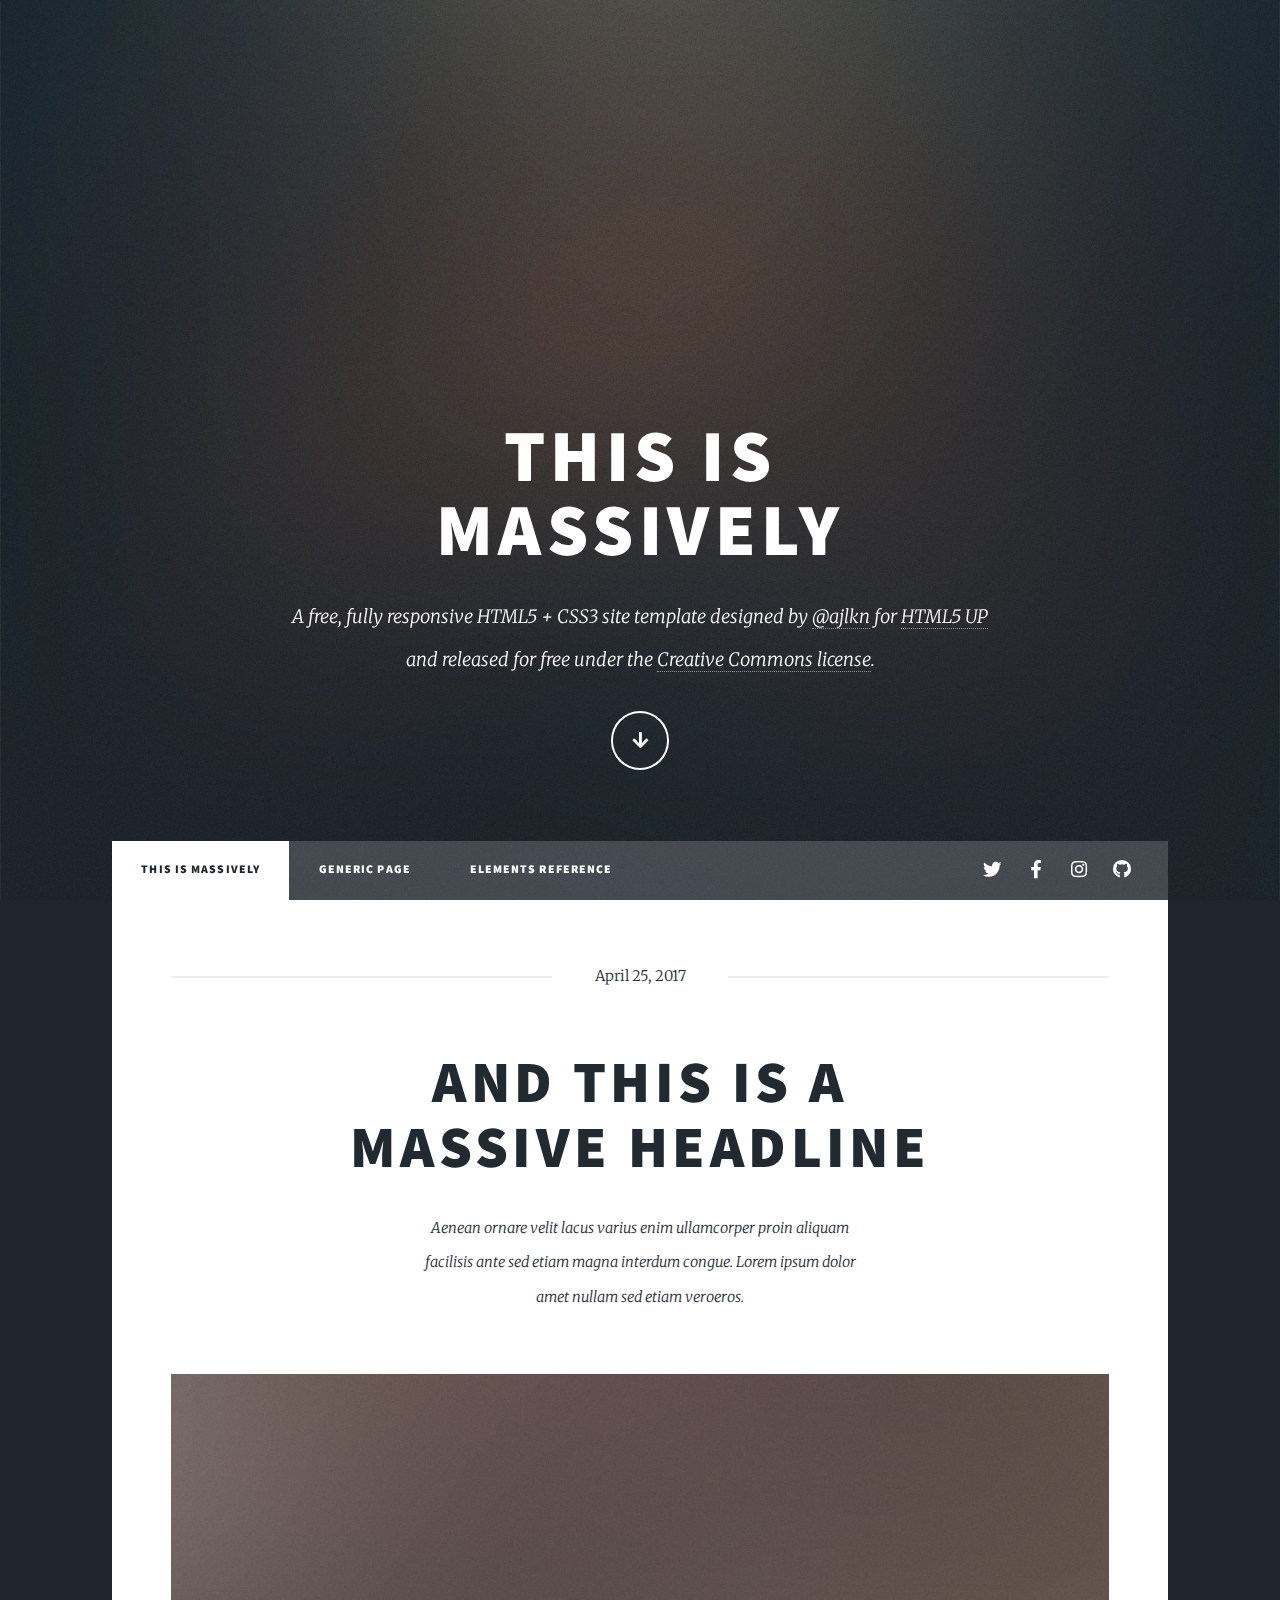
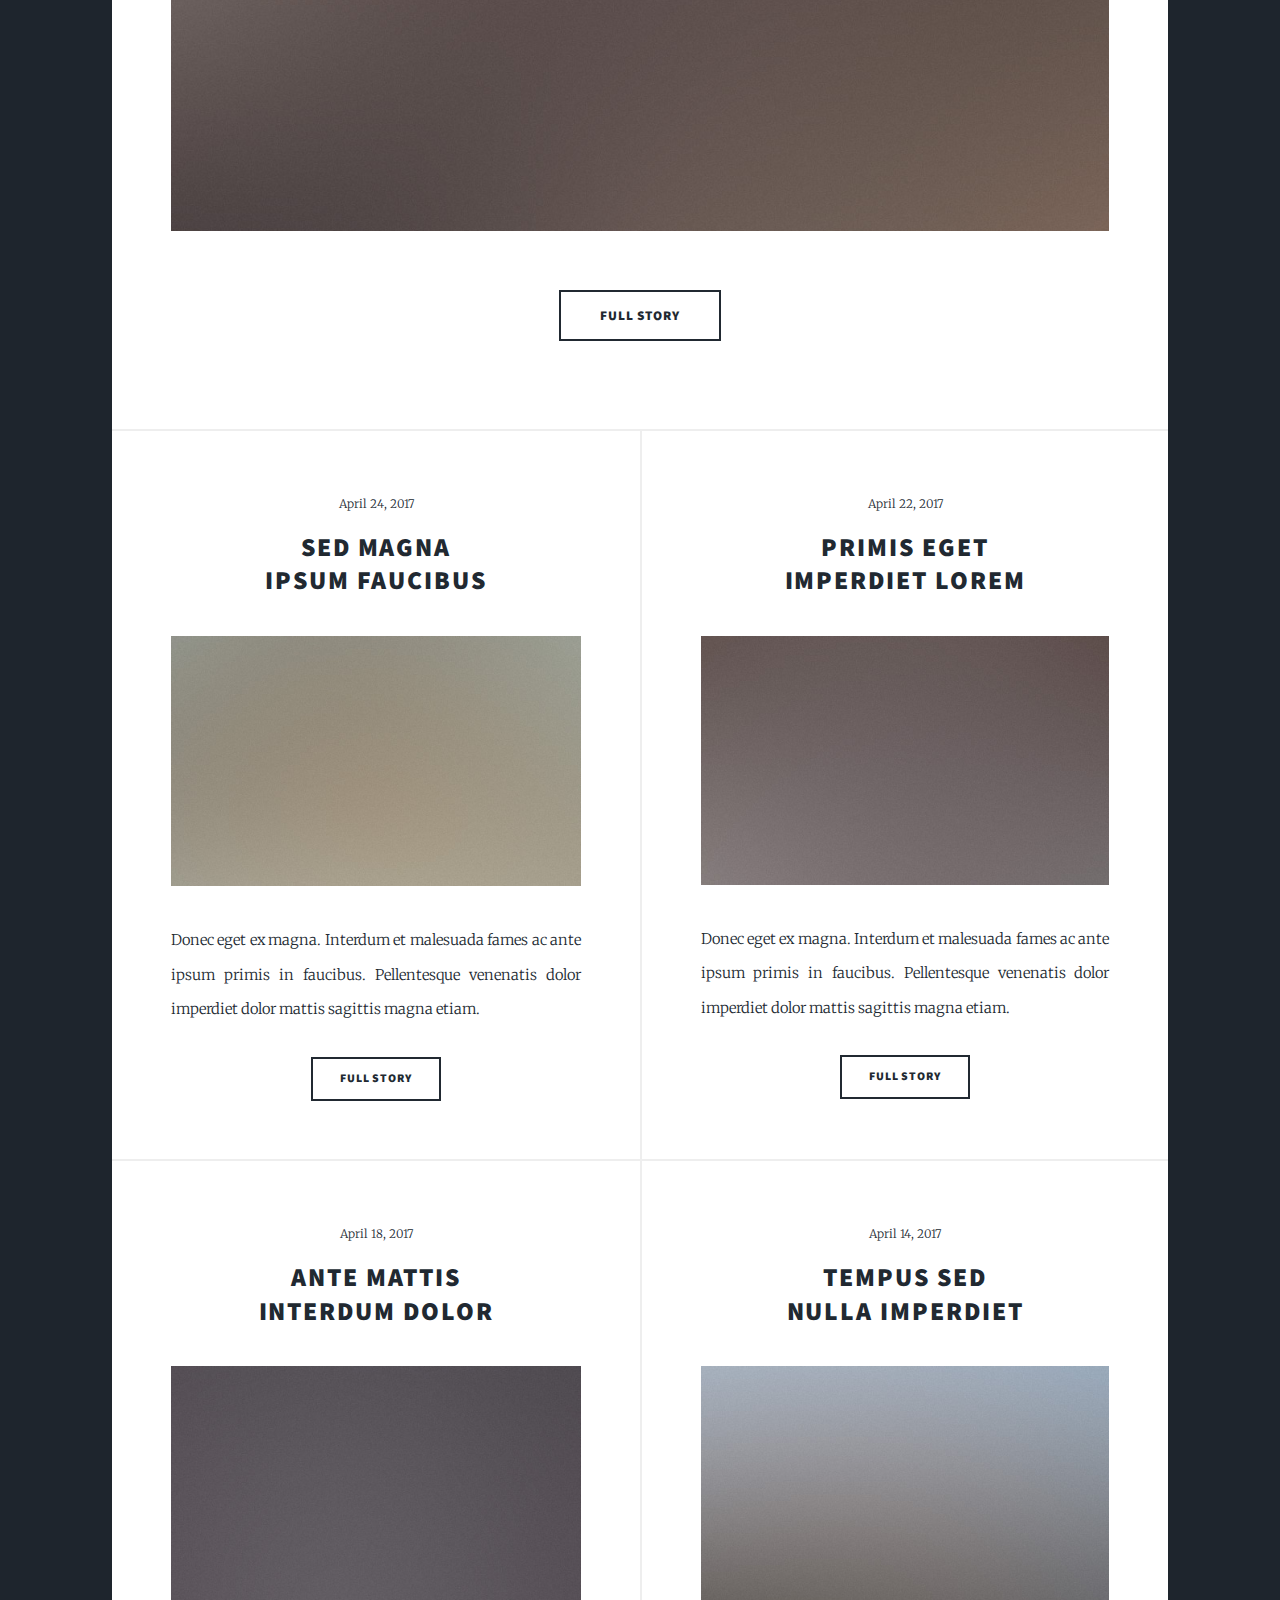
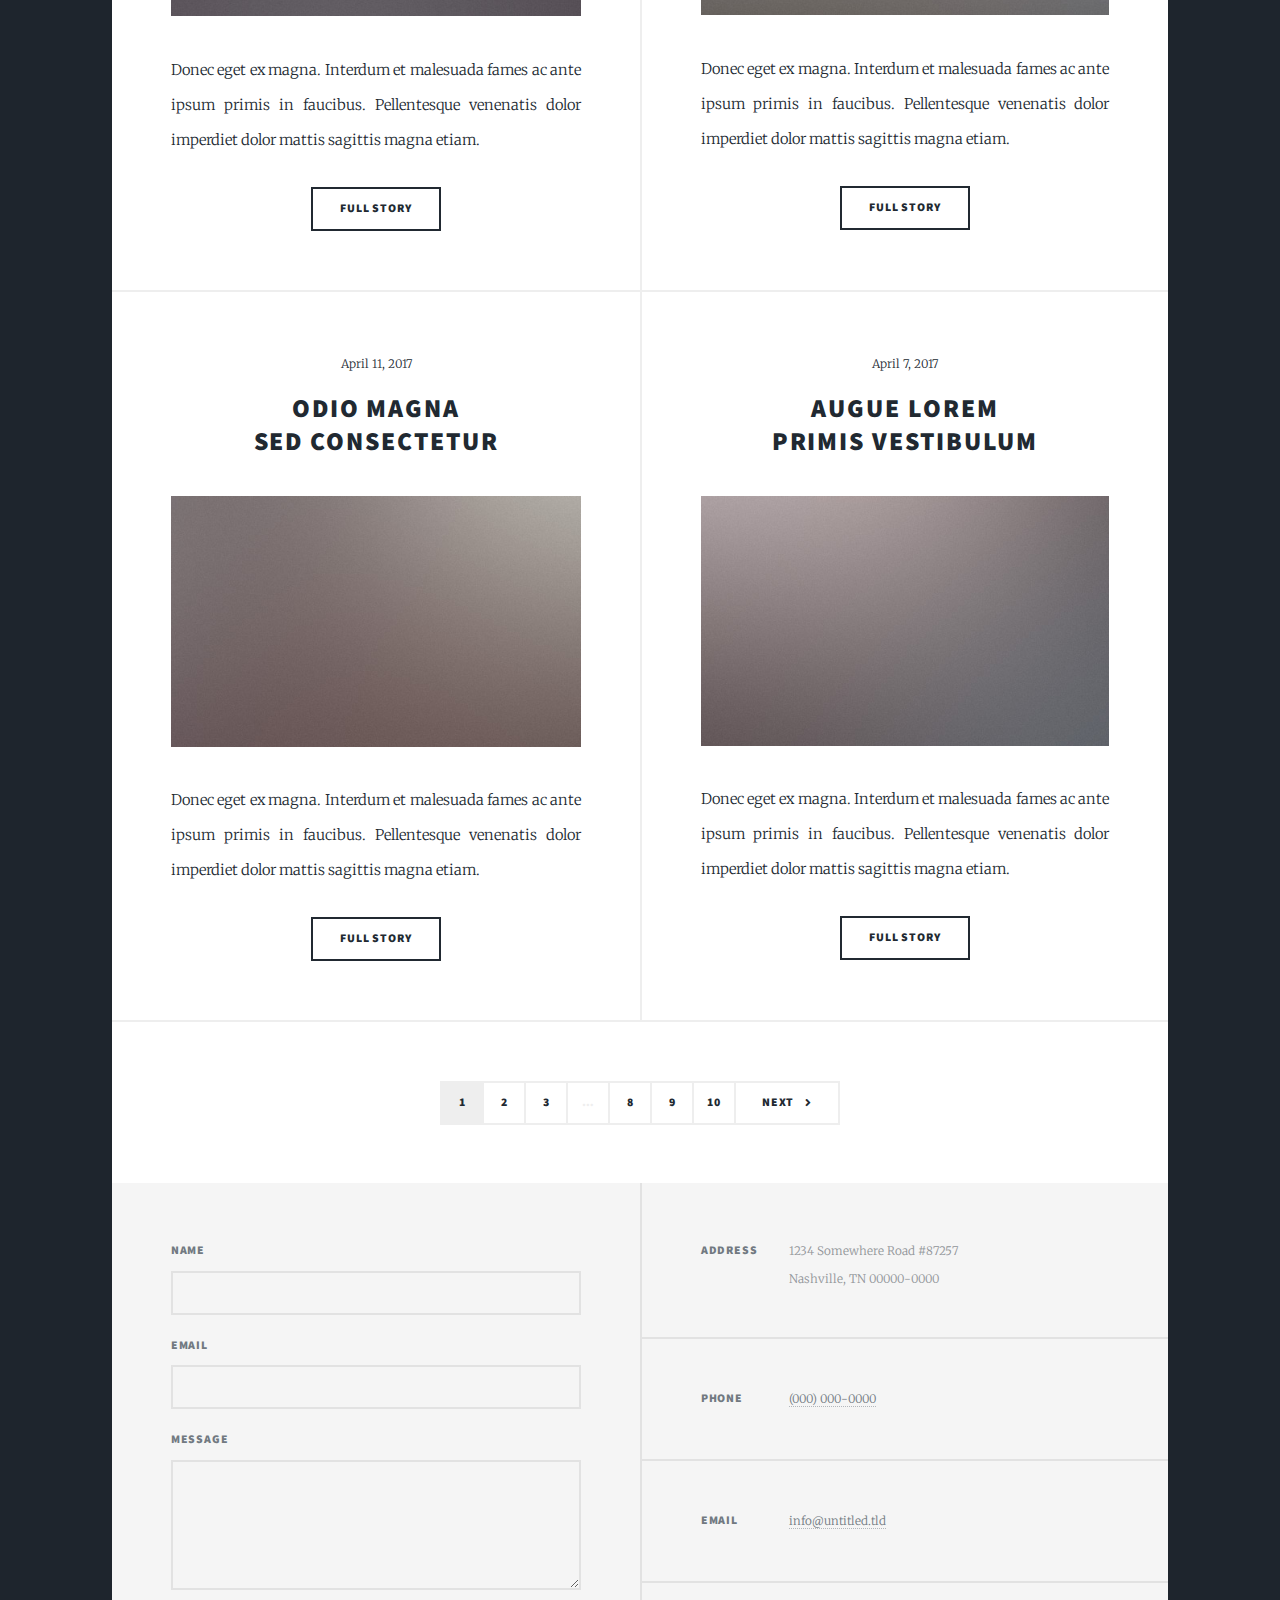
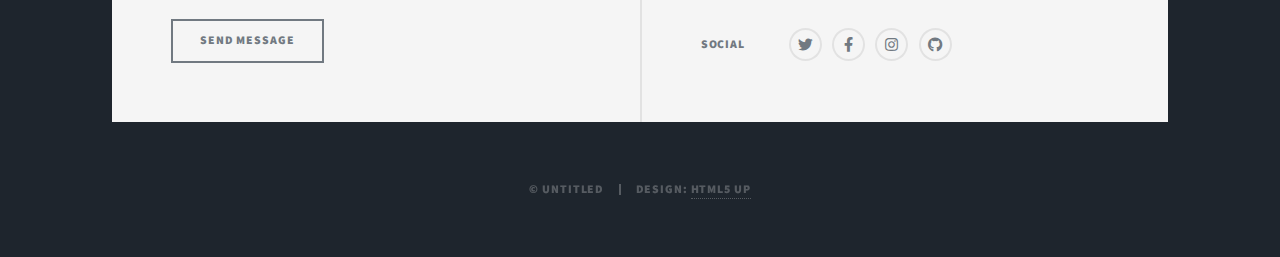
<file: index.html>
<!DOCTYPE HTML>
<!--
	Massively by HTML5 UP
	html5up.net | @ajlkn
	Free for personal and commercial use under the CCA 3.0 license (html5up.net/license)
-->
<html>
	<head>
		<title>Massively by HTML5 UP</title>
		<meta charset="utf-8" />
		<meta name="viewport" content="width=device-width, initial-scale=1, user-scalable=no" />
		<link rel="stylesheet" href="assets/css/main.css" />
		<noscript><link rel="stylesheet" href="assets/css/noscript.css" /></noscript>
	</head>
	<body class="is-preload">

		<!-- Wrapper -->
			<div id="wrapper" class="fade-in">

				<!-- Intro -->
					<div id="intro">
						<h1>This is<br />
						Massively</h1>
						<p>A free, fully responsive HTML5 + CSS3 site template designed by <a href="https://twitter.com/ajlkn">@ajlkn</a> for <a href="https://html5up.net">HTML5 UP</a><br />
						and released for free under the <a href="https://html5up.net/license">Creative Commons license</a>.</p>
						<ul class="actions">
							<li><a href="#header" class="button icon solid solo fa-arrow-down scrolly">Continue</a></li>
						</ul>
					</div>

				<!-- Header -->
					<header id="header">
						<a href="index.html" class="logo">Massively</a>
					</header>

				<!-- Nav -->
					<nav id="nav">
						<ul class="links">
							<li class="active"><a href="index.html">This is Massively</a></li>
							<li><a href="generic.html">Generic Page</a></li>
							<li><a href="elements.html">Elements Reference</a></li>
						</ul>
						<ul class="icons">
							<li><a href="#" class="icon brands fa-twitter"><span class="label">Twitter</span></a></li>
							<li><a href="#" class="icon brands fa-facebook-f"><span class="label">Facebook</span></a></li>
							<li><a href="#" class="icon brands fa-instagram"><span class="label">Instagram</span></a></li>
							<li><a href="#" class="icon brands fa-github"><span class="label">GitHub</span></a></li>
						</ul>
					</nav>

				<!-- Main -->
					<div id="main">

						<!-- Featured Post -->
							<article class="post featured">
								<header class="major">
									<span class="date">April 25, 2017</span>
									<h2><a href="#">And this is a<br />
									massive headline</a></h2>
									<p>Aenean ornare velit lacus varius enim ullamcorper proin aliquam<br />
									facilisis ante sed etiam magna interdum congue. Lorem ipsum dolor<br />
									amet nullam sed etiam veroeros.</p>
								</header>
								<a href="#" class="image main"><img src="images/pic01.jpg" alt="" /></a>
								<ul class="actions special">
									<li><a href="#" class="button large">Full Story</a></li>
								</ul>
							</article>

						<!-- Posts -->
							<section class="posts">
								<article>
									<header>
										<span class="date">April 24, 2017</span>
										<h2><a href="#">Sed magna<br />
										ipsum faucibus</a></h2>
									</header>
									<a href="#" class="image fit"><img src="images/pic02.jpg" alt="" /></a>
									<p>Donec eget ex magna. Interdum et malesuada fames ac ante ipsum primis in faucibus. Pellentesque venenatis dolor imperdiet dolor mattis sagittis magna etiam.</p>
									<ul class="actions special">
										<li><a href="#" class="button">Full Story</a></li>
									</ul>
								</article>
								<article>
									<header>
										<span class="date">April 22, 2017</span>
										<h2><a href="#">Primis eget<br />
										imperdiet lorem</a></h2>
									</header>
									<a href="#" class="image fit"><img src="images/pic03.jpg" alt="" /></a>
									<p>Donec eget ex magna. Interdum et malesuada fames ac ante ipsum primis in faucibus. Pellentesque venenatis dolor imperdiet dolor mattis sagittis magna etiam.</p>
									<ul class="actions special">
										<li><a href="#" class="button">Full Story</a></li>
									</ul>
								</article>
								<article>
									<header>
										<span class="date">April 18, 2017</span>
										<h2><a href="#">Ante mattis<br />
										interdum dolor</a></h2>
									</header>
									<a href="#" class="image fit"><img src="images/pic04.jpg" alt="" /></a>
									<p>Donec eget ex magna. Interdum et malesuada fames ac ante ipsum primis in faucibus. Pellentesque venenatis dolor imperdiet dolor mattis sagittis magna etiam.</p>
									<ul class="actions special">
										<li><a href="#" class="button">Full Story</a></li>
									</ul>
								</article>
								<article>
									<header>
										<span class="date">April 14, 2017</span>
										<h2><a href="#">Tempus sed<br />
										nulla imperdiet</a></h2>
									</header>
									<a href="#" class="image fit"><img src="images/pic05.jpg" alt="" /></a>
									<p>Donec eget ex magna. Interdum et malesuada fames ac ante ipsum primis in faucibus. Pellentesque venenatis dolor imperdiet dolor mattis sagittis magna etiam.</p>
									<ul class="actions special">
										<li><a href="#" class="button">Full Story</a></li>
									</ul>
								</article>
								<article>
									<header>
										<span class="date">April 11, 2017</span>
										<h2><a href="#">Odio magna<br />
										sed consectetur</a></h2>
									</header>
									<a href="#" class="image fit"><img src="images/pic06.jpg" alt="" /></a>
									<p>Donec eget ex magna. Interdum et malesuada fames ac ante ipsum primis in faucibus. Pellentesque venenatis dolor imperdiet dolor mattis sagittis magna etiam.</p>
									<ul class="actions special">
										<li><a href="#" class="button">Full Story</a></li>
									</ul>
								</article>
								<article>
									<header>
										<span class="date">April 7, 2017</span>
										<h2><a href="#">Augue lorem<br />
										primis vestibulum</a></h2>
									</header>
									<a href="#" class="image fit"><img src="images/pic07.jpg" alt="" /></a>
									<p>Donec eget ex magna. Interdum et malesuada fames ac ante ipsum primis in faucibus. Pellentesque venenatis dolor imperdiet dolor mattis sagittis magna etiam.</p>
									<ul class="actions special">
										<li><a href="#" class="button">Full Story</a></li>
									</ul>
								</article>
							</section>

						<!-- Footer -->
							<footer>
								<div class="pagination">
									<!--<a href="#" class="previous">Prev</a>-->
									<a href="#" class="page active">1</a>
									<a href="#" class="page">2</a>
									<a href="#" class="page">3</a>
									<span class="extra">&hellip;</span>
									<a href="#" class="page">8</a>
									<a href="#" class="page">9</a>
									<a href="#" class="page">10</a>
									<a href="#" class="next">Next</a>
								</div>
							</footer>

					</div>

				<!-- Footer -->
					<footer id="footer">
						<section>
							<form method="post" action="#">
								<div class="fields">
									<div class="field">
										<label for="name">Name</label>
										<input type="text" name="name" id="name" />
									</div>
									<div class="field">
										<label for="email">Email</label>
										<input type="text" name="email" id="email" />
									</div>
									<div class="field">
										<label for="message">Message</label>
										<textarea name="message" id="message" rows="3"></textarea>
									</div>
								</div>
								<ul class="actions">
									<li><input type="submit" value="Send Message" /></li>
								</ul>
							</form>
						</section>
						<section class="split contact">
							<section class="alt">
								<h3>Address</h3>
								<p>1234 Somewhere Road #87257<br />
								Nashville, TN 00000-0000</p>
							</section>
							<section>
								<h3>Phone</h3>
								<p><a href="#">(000) 000-0000</a></p>
							</section>
							<section>
								<h3>Email</h3>
								<p><a href="#">info@untitled.tld</a></p>
							</section>
							<section>
								<h3>Social</h3>
								<ul class="icons alt">
									<li><a href="#" class="icon brands alt fa-twitter"><span class="label">Twitter</span></a></li>
									<li><a href="#" class="icon brands alt fa-facebook-f"><span class="label">Facebook</span></a></li>
									<li><a href="#" class="icon brands alt fa-instagram"><span class="label">Instagram</span></a></li>
									<li><a href="#" class="icon brands alt fa-github"><span class="label">GitHub</span></a></li>
								</ul>
							</section>
						</section>
					</footer>

				<!-- Copyright -->
					<div id="copyright">
						<ul><li>&copy; Untitled</li><li>Design: <a href="https://html5up.net">HTML5 UP</a></li></ul>
					</div>

			</div>

		<!-- Scripts -->
			<script src="assets/js/jquery.min.js"></script>
			<script src="assets/js/jquery.scrollex.min.js"></script>
			<script src="assets/js/jquery.scrolly.min.js"></script>
			<script src="assets/js/browser.min.js"></script>
			<script src="assets/js/breakpoints.min.js"></script>
			<script src="assets/js/util.js"></script>
			<script src="assets/js/main.js"></script>

	</body>
</html>
</file>
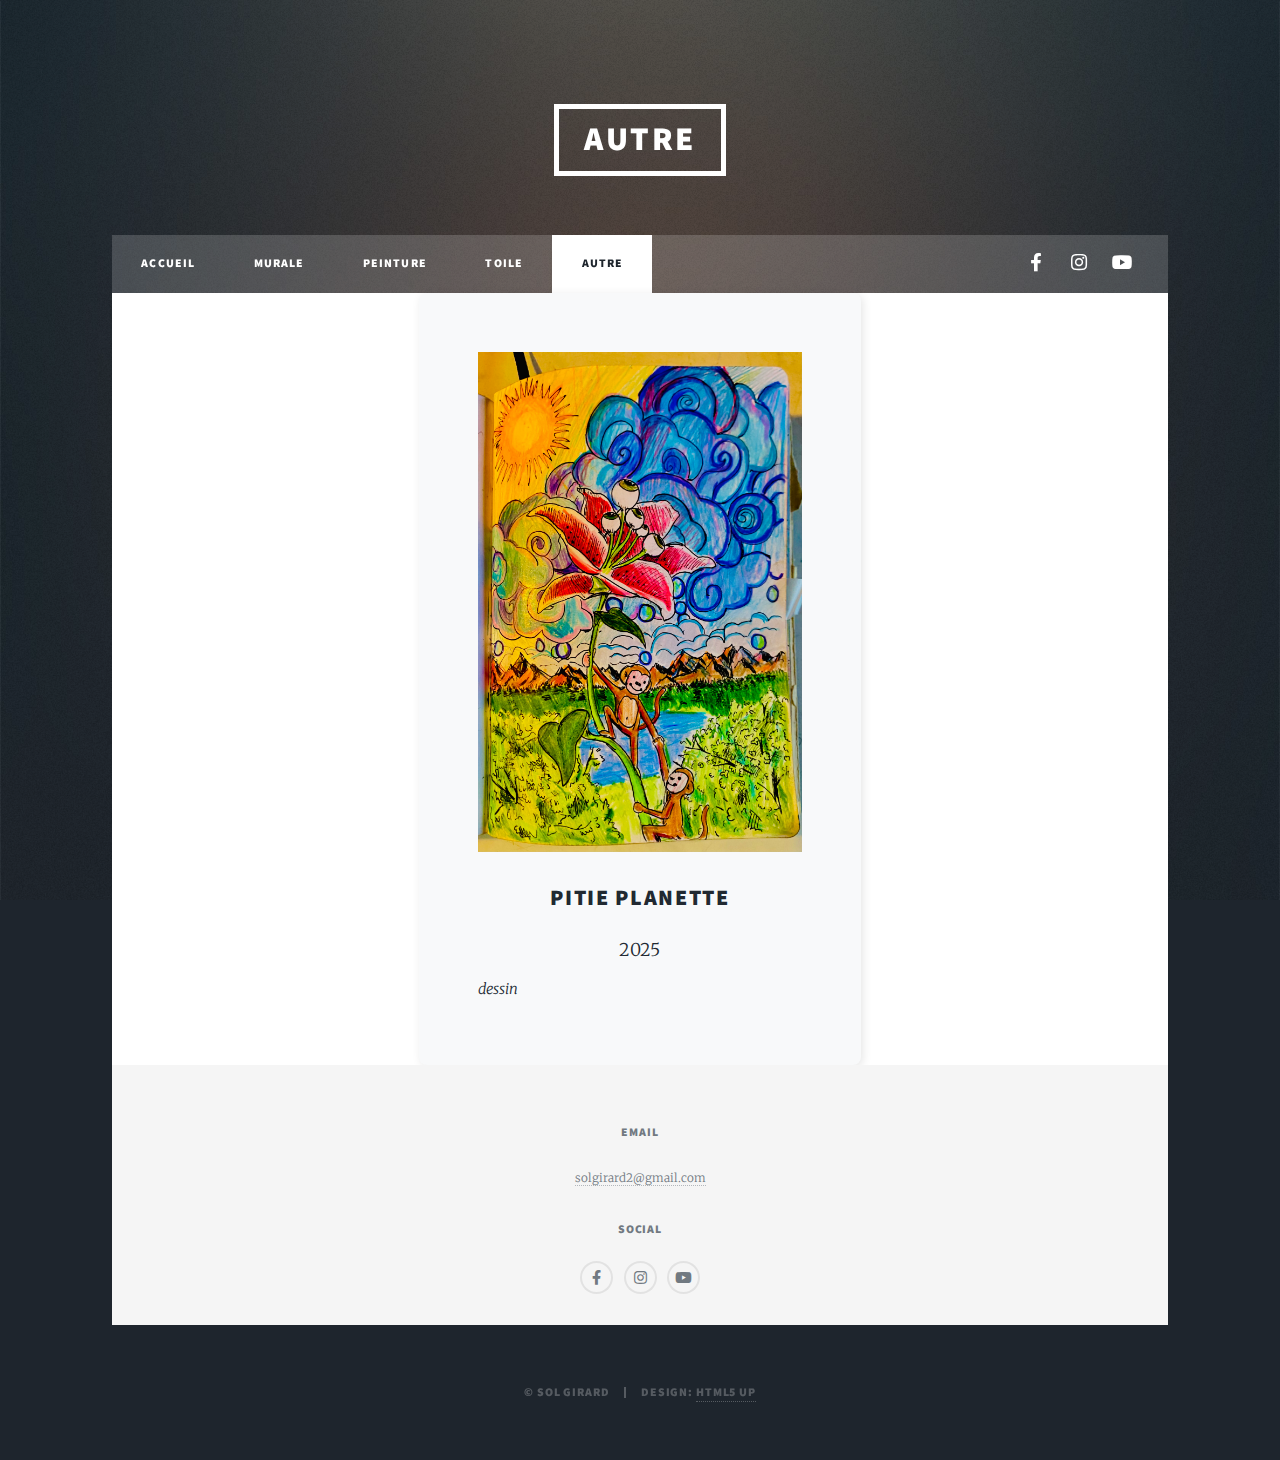
<file: autre.html>
<!DOCTYPE HTML>
<!--
	Massively by HTML5 UP
	html5up.net | @ajlkn
	Free for personal and commercial use under the CCA 3.0 license (html5up.net/license)
-->
<html>
	<head>
		<title>Autre</title>
		<meta charset="utf-8" />
		<meta name="viewport" content="width=device-width, initial-scale=1, user-scalable=no" />
		<link rel="stylesheet" href="assets/css/main.css" />
		<noscript><link rel="stylesheet" href="assets/css/noscript.css" /></noscript>
		<style>
            .grid-container {
                display: grid;
                grid-template-columns: repeat(1, 1fr);
                gap: 40px;
                max-width: 1200px;
                margin: auto;
            }

            .customCard {
                background-color: #f8f9fa;
                padding: 40px;
                border-radius: 8px;
                text-align: center;
                box-shadow: 2px 2px 10px rgba(0,0,0,0.1);
                transition: transform 0.3s ease, box-shadow 0.3s ease;
                overflow: hidden;
                margin-bottom: 1em;
                min-height: 400px;
            }

            .customCard:hover {
                transform: scale(1.05);
                box-shadow: 4px 4px 15px rgba(0,0,0,0.2);
                z-index: 10;
                position: relative;
            }

            .customCard img {
                max-width: 100%;
                transition: transform 0.3s ease;
                max-height: 500px;
                object-fit: contain;
            }

            .customCard h4 {
                font-size: 1.5em;
                margin-top: 0.8em;
            }

            .customCard .date {
                font-size: 1.2em;
            }

            @media screen and (min-width: 1200px) {
                .grid-container {
                    grid-template-columns: repeat(2, 1fr);
                }
            }
		</style>
	</head>
	<body class="is-preload">

		<!-- Wrapper -->
		<div id="wrapper">

			<!-- Header -->
			<header id="header">
				<a class="logo">Autre</a>
			</header>

			<!-- Nav -->
			<nav id="nav">
				<ul class="links">
					<li><a href="index.html">Accueil</a></li>
					<li><a href="murale.html">Murale</a></li>
					<li><a href="peinture.html">Peinture</a></li>
					<li><a href="toile.html">Toile</a></li>
					<li class="active"><a href="autre.html">Autre</a></li>
				</ul>
				<ul class="icons">
					<li><a href="https://www.facebook.com/sol.girard.35" class="icon brands alt fa-facebook-f"><span class="label">Facebook</span></a></li>
					<li><a href="https://www.instagram.com/girardsol/" class="icon brands fa-instagram"><span class="label">Instagram</span></a></li>
					<li><a href="https://www.youtube.com/@SOL-t4y" class="icon brands alt fa-youtube"><span class="label">YouTube</span></a></li>
				</ul>
			</nav>

			<!-- Main -->
			<div id="main" style="display: flex; flex-direction: column; justify-content: center; align-items: center;">

						<div class="customCard">
						<div class="image-container">
							<img src="images/100.jpg" alt="image" />
						</div>
						<div>
							<h4> pitie planette </h4>
							<span class="date">2025</span>
							<p><i>dessin</i></p>
						</div>
					</div>			

			</div>

			<!-- Footer -->
			<footer id="footer" style="display: flex; flex-direction: column;">
				<div style="display: flex; justify-content: center; align-items: center; text-align: center; margin-top: 4em;">
					<div style="text-align: center;">
						<h3>Email</h3>
						<p style="text-align: center;"><a href="mailto:solgirard2@gmail.com">solgirard2@gmail.com</a></p>
					</div>
				</div>
				<div style="display: flex; justify-content: center; align-items: center; flex-direction: column;">
					<h3>Social</h3>
					<ul class="icons alt" style="text-align: center;">
						<li><a href="https://www.facebook.com/sol.girard.35" class="icon brands alt fa-facebook-f"><span class="label">Facebook</span></a></li>
						<li><a href="https://www.instagram.com/girardsol/" class="icon brands alt fa-instagram"><span class="label">Instagram</span></a></li>
						<li><a href="https://www.youtube.com/@SOL-t4y" class="icon brands alt fa-youtube"><span class="label">YouTube</span></a></li>
					</ul>
				</div>
			</footer>

			<!-- Copyright -->
			<div id="copyright">
				<ul><li>&copy; Sol Girard</li><li>Design: <a href="https://html5up.net">HTML5 UP</a></li></ul>
			</div>

		</div>

		<!-- Scripts -->
			<script src="assets/js/jquery.min.js"></script>
			<script src="assets/js/jquery.scrollex.min.js"></script>
			<script src="assets/js/jquery.scrolly.min.js"></script>
			<script src="assets/js/browser.min.js"></script>
			<script src="assets/js/breakpoints.min.js"></script>
			<script src="assets/js/util.js"></script>
			<script src="assets/js/main.js"></script>

	</body>
</html>
</file>
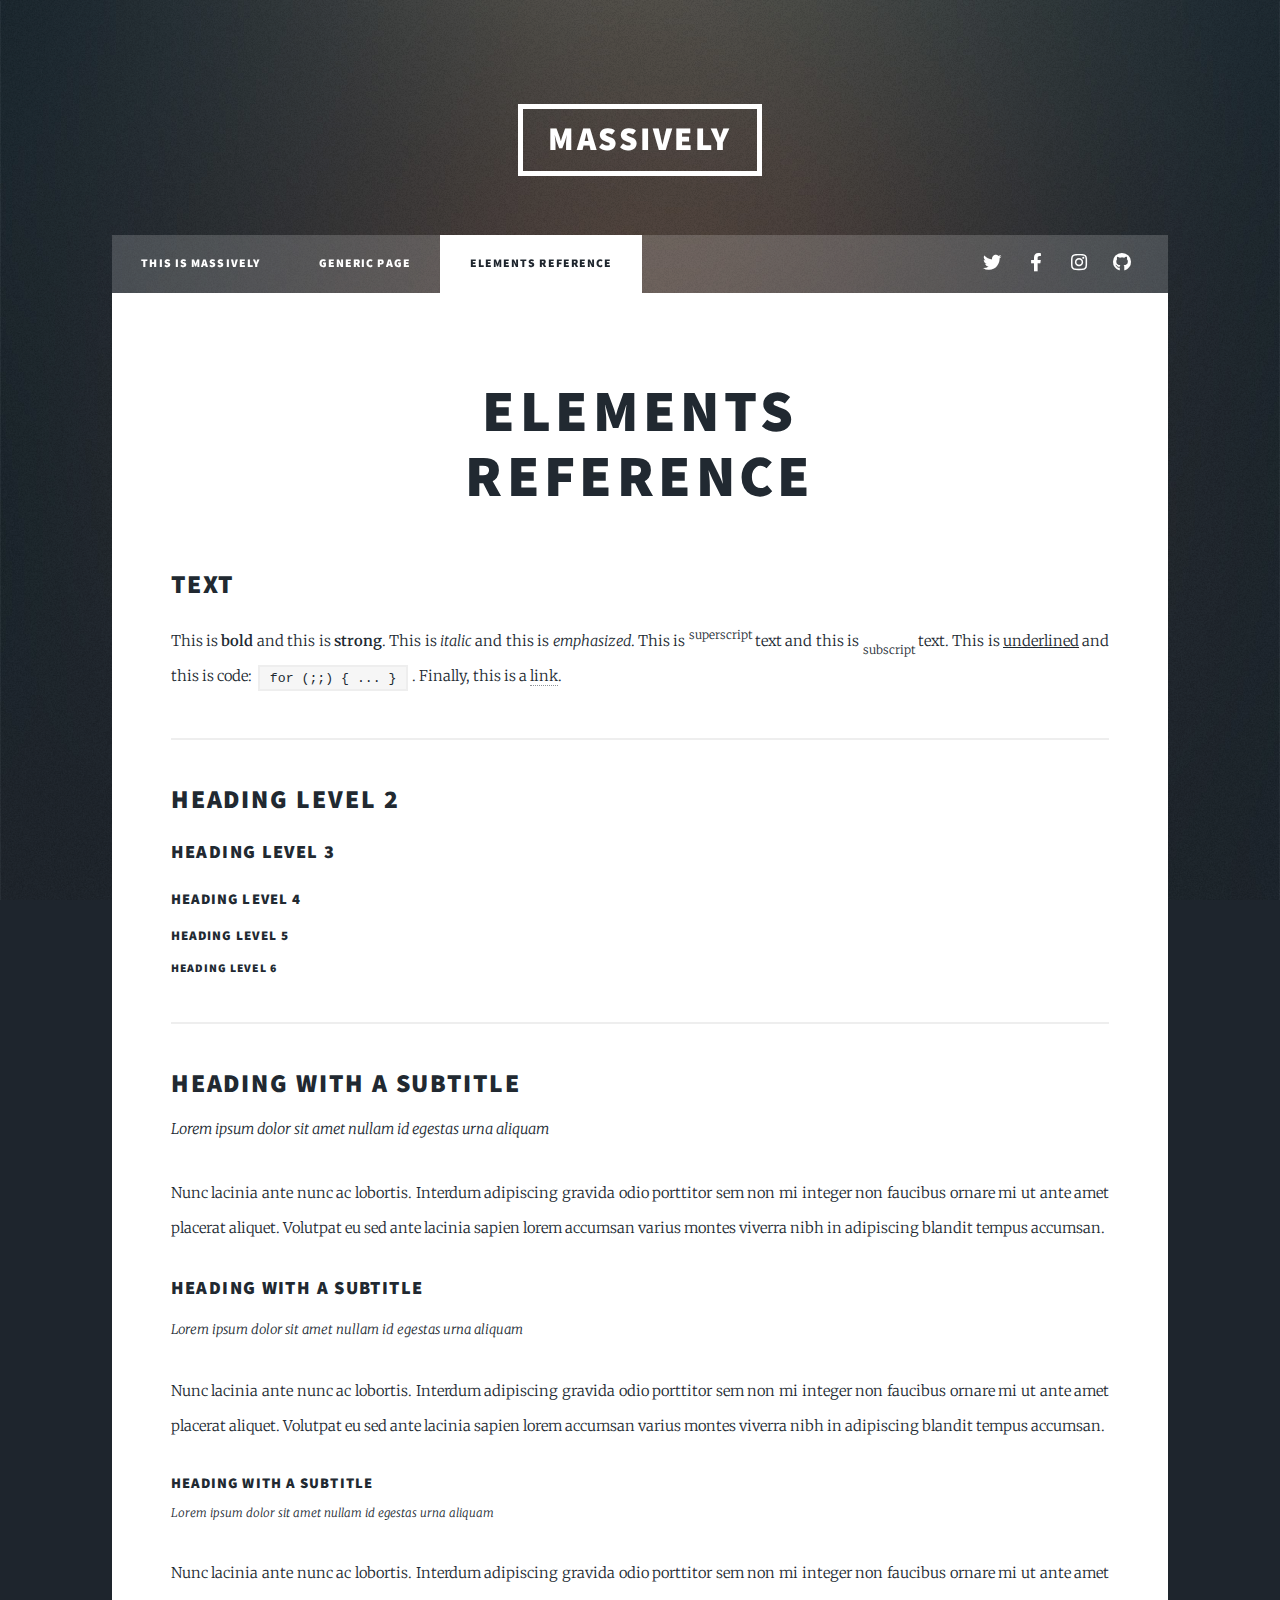
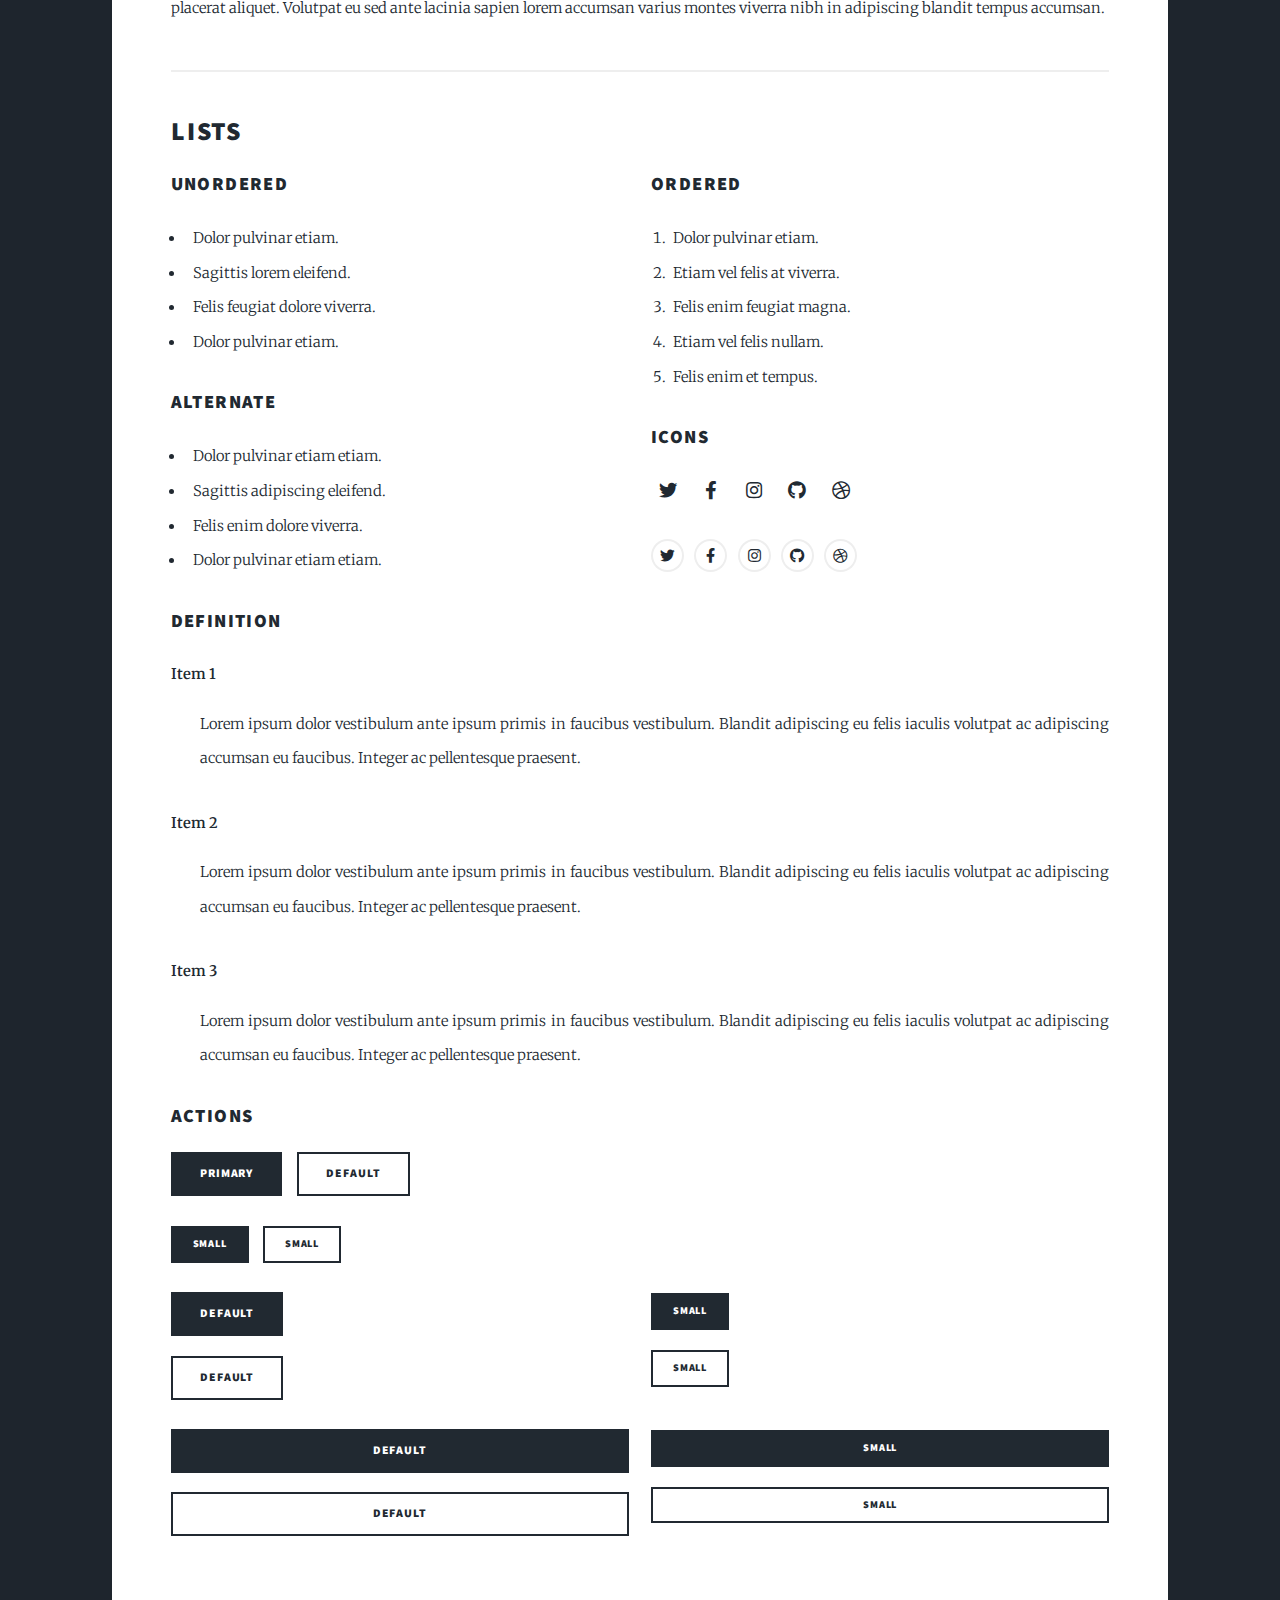
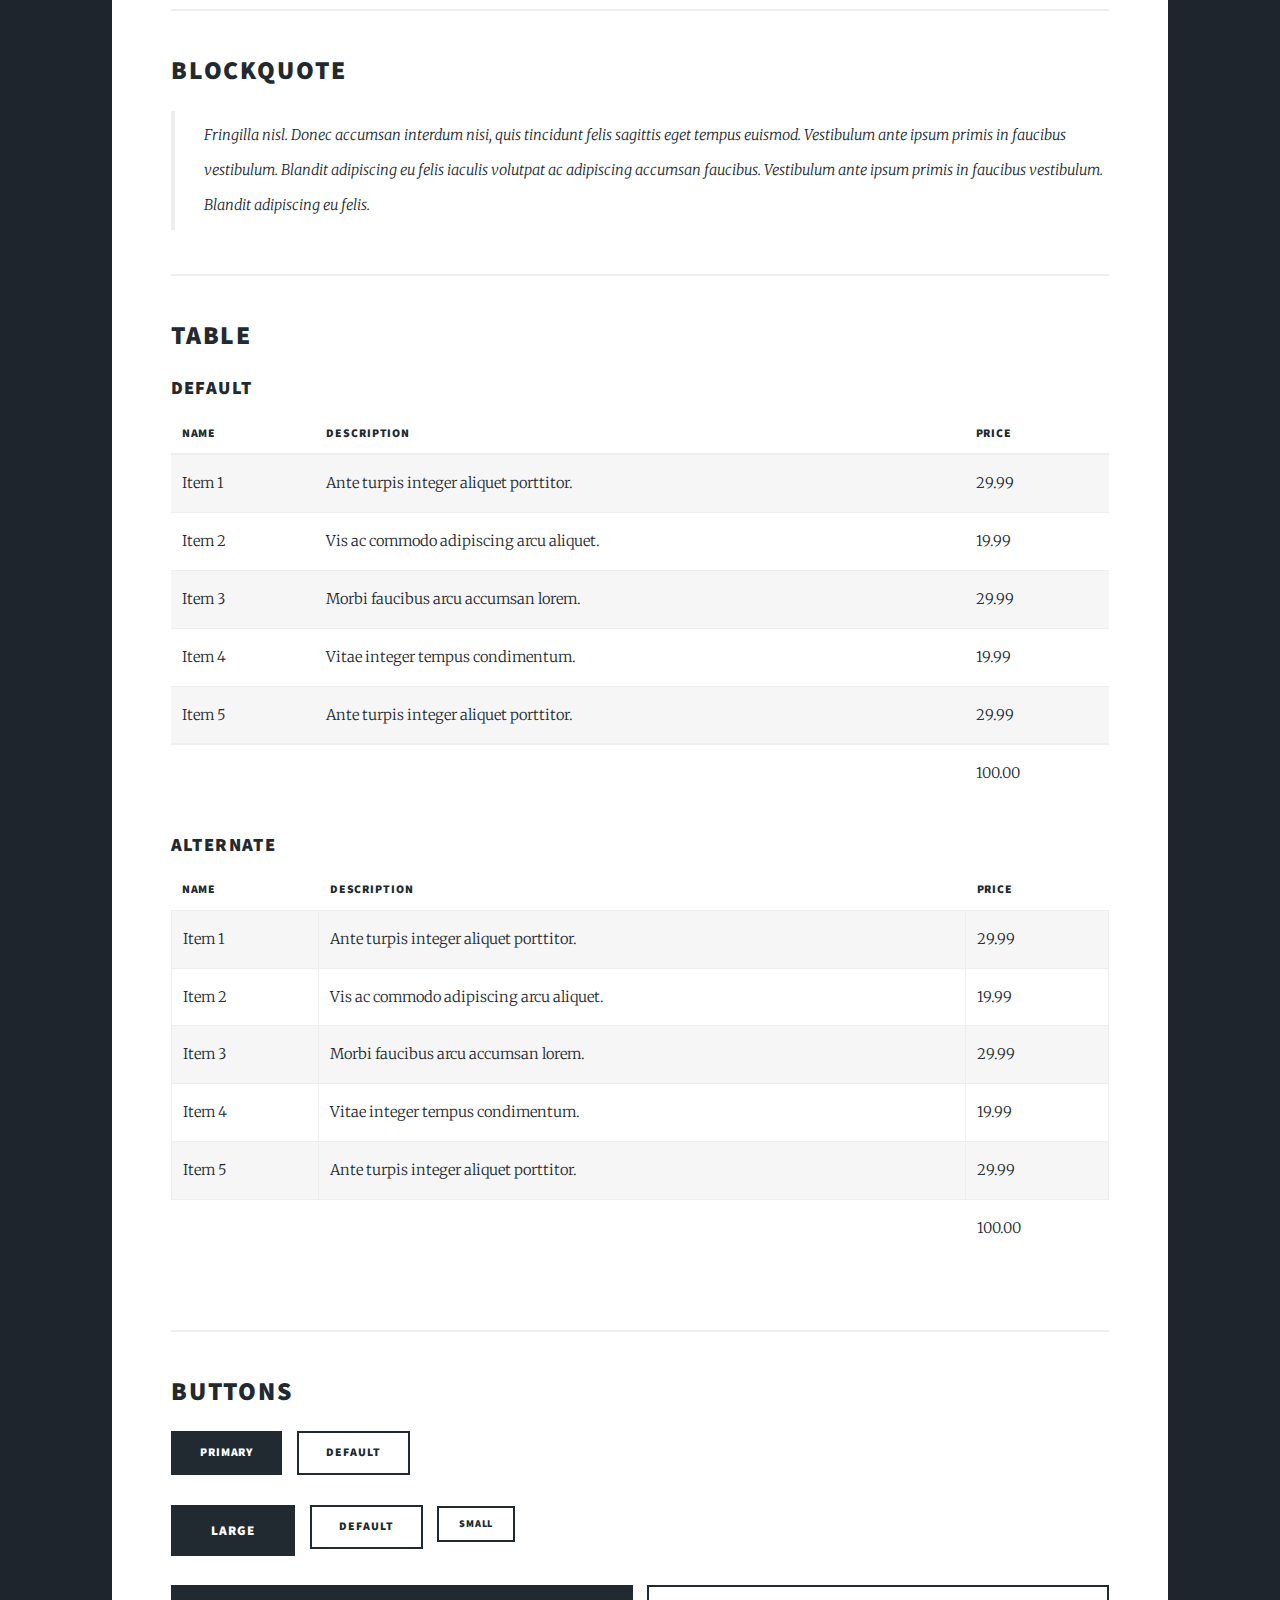
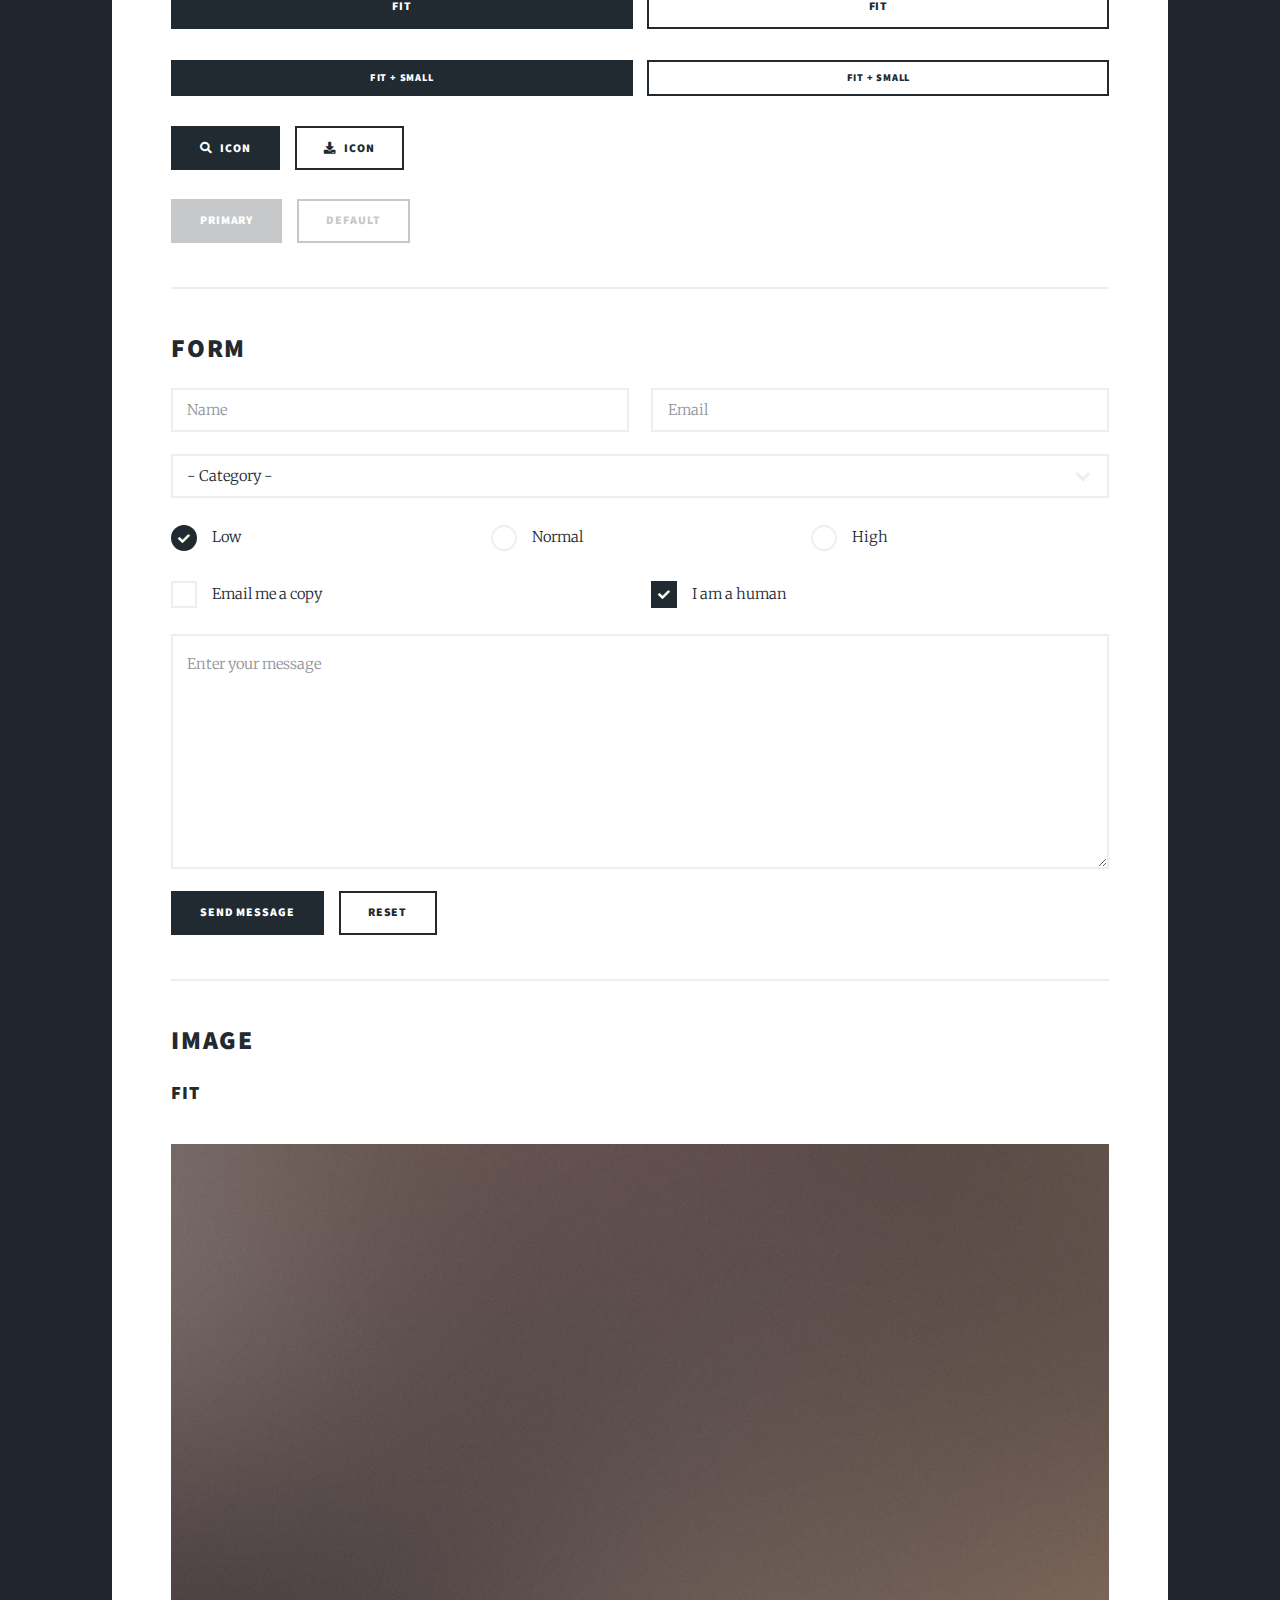
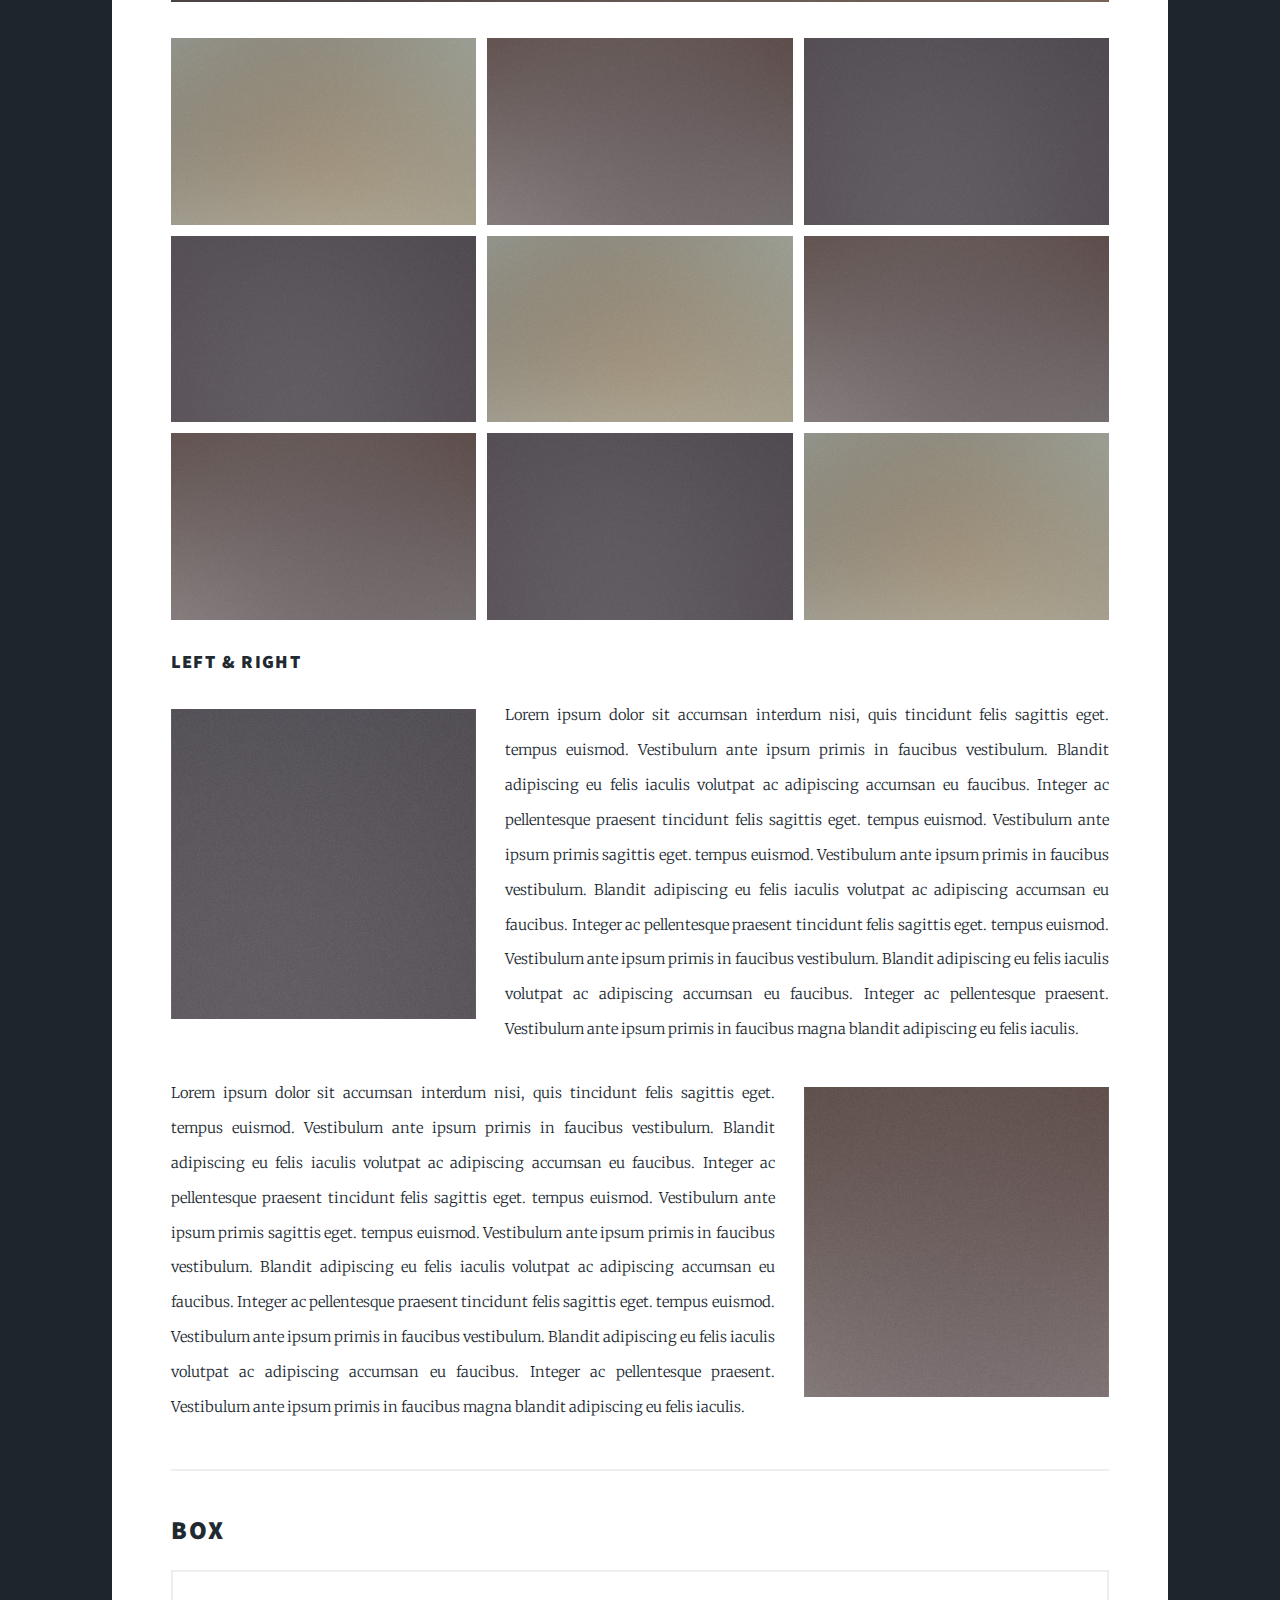
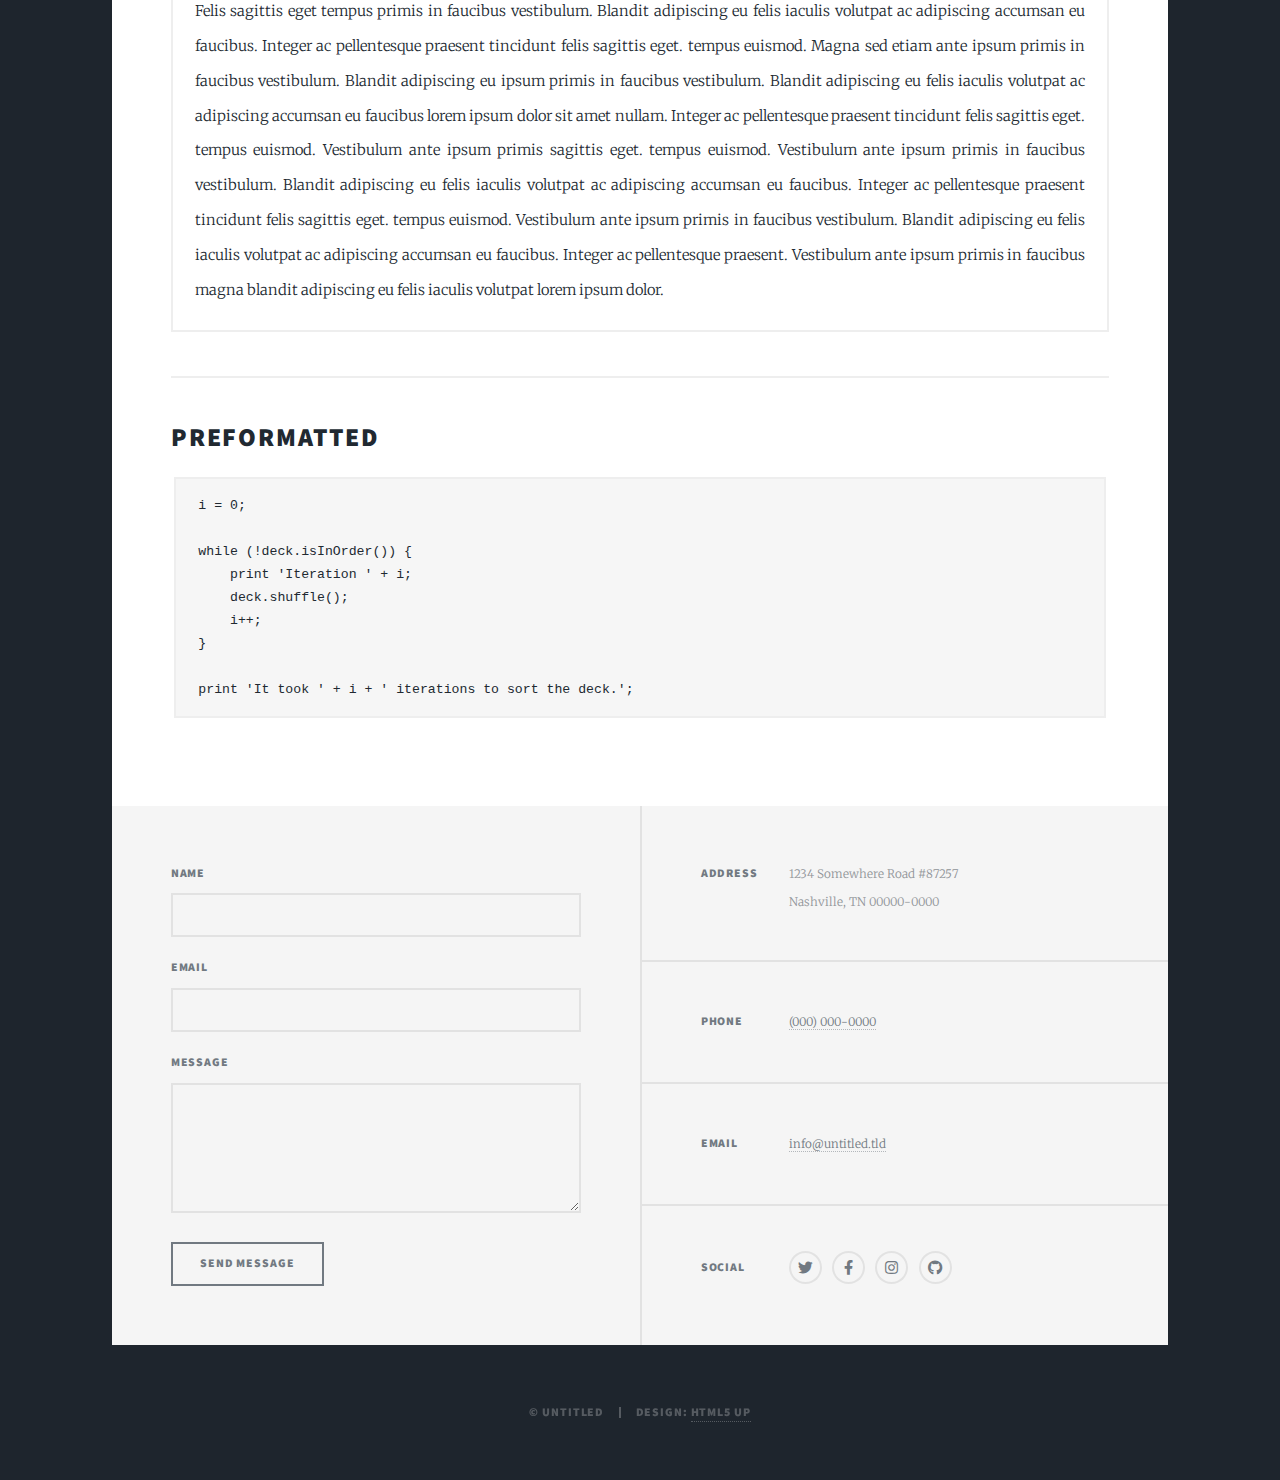
<file: elements.html>
<!DOCTYPE HTML>
<!--
	Massively by HTML5 UP
	html5up.net | @ajlkn
	Free for personal and commercial use under the CCA 3.0 license (html5up.net/license)
-->
<html>
	<head>
		<title>Elements Reference - Massively by HTML5 UP</title>
		<meta charset="utf-8" />
		<meta name="viewport" content="width=device-width, initial-scale=1, user-scalable=no" />
		<link rel="stylesheet" href="assets/css/main.css" />
		<noscript><link rel="stylesheet" href="assets/css/noscript.css" /></noscript>
	</head>
	<body class="is-preload">

		<!-- Wrapper -->
			<div id="wrapper">

				<!-- Header -->
					<header id="header">
						<a href="index.html" class="logo">Massively</a>
					</header>

				<!-- Nav -->
					<nav id="nav">
						<ul class="links">
							<li><a href="index.html">This is Massively</a></li>
							<li><a href="generic.html">Generic Page</a></li>
							<li class="active"><a href="elements.html">Elements Reference</a></li>
						</ul>
						<ul class="icons">
							<li><a href="#" class="icon brands fa-twitter"><span class="label">Twitter</span></a></li>
							<li><a href="#" class="icon brands fa-facebook-f"><span class="label">Facebook</span></a></li>
							<li><a href="#" class="icon brands fa-instagram"><span class="label">Instagram</span></a></li>
							<li><a href="#" class="icon brands fa-github"><span class="label">GitHub</span></a></li>
						</ul>
					</nav>

				<!-- Main -->
					<div id="main">

						<!-- Post -->
							<section class="post">
								<header class="major">
									<h1>Elements<br />
									Reference</h1>
								</header>

								<!-- Text stuff -->
									<h2>Text</h2>
									<p>This is <b>bold</b> and this is <strong>strong</strong>. This is <i>italic</i> and this is <em>emphasized</em>.
									This is <sup>superscript</sup> text and this is <sub>subscript</sub> text.
									This is <u>underlined</u> and this is code: <code>for (;;) { ... }</code>.
									Finally, this is a <a href="#">link</a>.</p>
									<hr />
									<h2>Heading Level 2</h2>
									<h3>Heading Level 3</h3>
									<h4>Heading Level 4</h4>
									<h5>Heading Level 5</h5>
									<h6>Heading Level 6</h6>
									<hr />
									<header>
										<h2>Heading with a Subtitle</h2>
										<p>Lorem ipsum dolor sit amet nullam id egestas urna aliquam</p>
									</header>
									<p>Nunc lacinia ante nunc ac lobortis. Interdum adipiscing gravida odio porttitor sem non mi integer non faucibus ornare mi ut ante amet placerat aliquet. Volutpat eu sed ante lacinia sapien lorem accumsan varius montes viverra nibh in adipiscing blandit tempus accumsan.</p>
									<header>
										<h3>Heading with a Subtitle</h3>
										<p>Lorem ipsum dolor sit amet nullam id egestas urna aliquam</p>
									</header>
									<p>Nunc lacinia ante nunc ac lobortis. Interdum adipiscing gravida odio porttitor sem non mi integer non faucibus ornare mi ut ante amet placerat aliquet. Volutpat eu sed ante lacinia sapien lorem accumsan varius montes viverra nibh in adipiscing blandit tempus accumsan.</p>
									<header>
										<h4>Heading with a Subtitle</h4>
										<p>Lorem ipsum dolor sit amet nullam id egestas urna aliquam</p>
									</header>
									<p>Nunc lacinia ante nunc ac lobortis. Interdum adipiscing gravida odio porttitor sem non mi integer non faucibus ornare mi ut ante amet placerat aliquet. Volutpat eu sed ante lacinia sapien lorem accumsan varius montes viverra nibh in adipiscing blandit tempus accumsan.</p>

									<hr />

								<!-- Lists -->
									<h2>Lists</h2>
									<div class="row">
										<div class="col-6 col-12-small">

											<h3>Unordered</h3>
											<ul>
												<li>Dolor pulvinar etiam.</li>
												<li>Sagittis lorem eleifend.</li>
												<li>Felis feugiat dolore viverra.</li>
												<li>Dolor pulvinar etiam.</li>
											</ul>

											<h3>Alternate</h3>
											<ul class="alt">
												<li>Dolor pulvinar etiam etiam.</li>
												<li>Sagittis adipiscing eleifend.</li>
												<li>Felis enim dolore viverra.</li>
												<li>Dolor pulvinar etiam etiam.</li>
											</ul>

										</div>
										<div class="col-6 col-12-small">

											<h3>Ordered</h3>
											<ol>
												<li>Dolor pulvinar etiam.</li>
												<li>Etiam vel felis at viverra.</li>
												<li>Felis enim feugiat magna.</li>
												<li>Etiam vel felis nullam.</li>
												<li>Felis enim et tempus.</li>
											</ol>

											<h3>Icons</h3>
											<ul class="icons">
												<li><a href="#" class="icon brands fa-twitter"><span class="label">Twitter</span></a></li>
												<li><a href="#" class="icon brands fa-facebook-f"><span class="label">Facebook</span></a></li>
												<li><a href="#" class="icon brands fa-instagram"><span class="label">Instagram</span></a></li>
												<li><a href="#" class="icon brands fa-github"><span class="label">Github</span></a></li>
												<li><a href="#" class="icon brands fa-dribbble"><span class="label">Dribbble</span></a></li>
											</ul>
											<ul class="icons alt">
												<li><a href="#" class="icon brands alt fa-twitter"><span class="label">Twitter</span></a></li>
												<li><a href="#" class="icon brands alt fa-facebook-f"><span class="label">Facebook</span></a></li>
												<li><a href="#" class="icon brands alt fa-instagram"><span class="label">Instagram</span></a></li>
												<li><a href="#" class="icon brands alt fa-github"><span class="label">Github</span></a></li>
												<li><a href="#" class="icon brands alt fa-dribbble"><span class="label">Dribbble</span></a></li>
											</ul>

										</div>
									</div>
									<h3>Definition</h3>
									<dl>
										<dt>Item 1</dt>
										<dd>
											<p>Lorem ipsum dolor vestibulum ante ipsum primis in faucibus vestibulum. Blandit adipiscing eu felis iaculis volutpat ac adipiscing accumsan eu faucibus. Integer ac pellentesque praesent.</p>
										</dd>
										<dt>Item 2</dt>
										<dd>
											<p>Lorem ipsum dolor vestibulum ante ipsum primis in faucibus vestibulum. Blandit adipiscing eu felis iaculis volutpat ac adipiscing accumsan eu faucibus. Integer ac pellentesque praesent.</p>
										</dd>
										<dt>Item 3</dt>
										<dd>
											<p>Lorem ipsum dolor vestibulum ante ipsum primis in faucibus vestibulum. Blandit adipiscing eu felis iaculis volutpat ac adipiscing accumsan eu faucibus. Integer ac pellentesque praesent.</p>
										</dd>
									</dl>

									<h3>Actions</h3>
									<ul class="actions">
										<li><a href="#" class="button primary">Primary</a></li>
										<li><a href="#" class="button">Default</a></li>
									</ul>
									<ul class="actions small">
										<li><a href="#" class="button primary small">Small</a></li>
										<li><a href="#" class="button small">Small</a></li>
									</ul>
									<div class="row">
										<div class="col-6 col-12-small">
											<ul class="actions stacked">
												<li><a href="#" class="button primary">Default</a></li>
												<li><a href="#" class="button">Default</a></li>
											</ul>
										</div>
										<div class="col-6 col-12-small">
											<ul class="actions stacked">
												<li><a href="#" class="button primary small">Small</a></li>
												<li><a href="#" class="button small">Small</a></li>
											</ul>
										</div>
									</div>
									<div class="row">
										<div class="col-6 col-12-small">
											<ul class="actions stacked">
												<li><a href="#" class="button primary fit">Default</a></li>
												<li><a href="#" class="button fit">Default</a></li>
											</ul>
										</div>
										<div class="col-6 col-12-small">
											<ul class="actions stacked">
												<li><a href="#" class="button primary small fit">Small</a></li>
												<li><a href="#" class="button small fit">Small</a></li>
											</ul>
										</div>
									</div>

									<hr />

								<!-- Blockquote -->
									<h2>Blockquote</h2>
									<blockquote>Fringilla nisl. Donec accumsan interdum nisi, quis tincidunt felis sagittis eget tempus euismod. Vestibulum ante ipsum primis in faucibus vestibulum. Blandit adipiscing eu felis iaculis volutpat ac adipiscing accumsan faucibus. Vestibulum ante ipsum primis in faucibus vestibulum. Blandit adipiscing eu felis.</blockquote>

									<hr />

								<!-- Table -->
									<h2>Table</h2>

									<h3>Default</h3>
									<div class="table-wrapper">
										<table>
											<thead>
												<tr>
													<th>Name</th>
													<th>Description</th>
													<th>Price</th>
												</tr>
											</thead>
											<tbody>
												<tr>
													<td>Item 1</td>
													<td>Ante turpis integer aliquet porttitor.</td>
													<td>29.99</td>
												</tr>
												<tr>
													<td>Item 2</td>
													<td>Vis ac commodo adipiscing arcu aliquet.</td>
													<td>19.99</td>
												</tr>
												<tr>
													<td>Item 3</td>
													<td> Morbi faucibus arcu accumsan lorem.</td>
													<td>29.99</td>
												</tr>
												<tr>
													<td>Item 4</td>
													<td>Vitae integer tempus condimentum.</td>
													<td>19.99</td>
												</tr>
												<tr>
													<td>Item 5</td>
													<td>Ante turpis integer aliquet porttitor.</td>
													<td>29.99</td>
												</tr>
											</tbody>
											<tfoot>
												<tr>
													<td colspan="2"></td>
													<td>100.00</td>
												</tr>
											</tfoot>
										</table>
									</div>

									<h3>Alternate</h3>
									<div class="table-wrapper">
										<table class="alt">
											<thead>
												<tr>
													<th>Name</th>
													<th>Description</th>
													<th>Price</th>
												</tr>
											</thead>
											<tbody>
												<tr>
													<td>Item 1</td>
													<td>Ante turpis integer aliquet porttitor.</td>
													<td>29.99</td>
												</tr>
												<tr>
													<td>Item 2</td>
													<td>Vis ac commodo adipiscing arcu aliquet.</td>
													<td>19.99</td>
												</tr>
												<tr>
													<td>Item 3</td>
													<td> Morbi faucibus arcu accumsan lorem.</td>
													<td>29.99</td>
												</tr>
												<tr>
													<td>Item 4</td>
													<td>Vitae integer tempus condimentum.</td>
													<td>19.99</td>
												</tr>
												<tr>
													<td>Item 5</td>
													<td>Ante turpis integer aliquet porttitor.</td>
													<td>29.99</td>
												</tr>
											</tbody>
											<tfoot>
												<tr>
													<td colspan="2"></td>
													<td>100.00</td>
												</tr>
											</tfoot>
										</table>
									</div>

									<hr />

								<!-- Buttons -->
									<h2>Buttons</h2>
									<ul class="actions">
										<li><a href="#" class="button primary">Primary</a></li>
										<li><a href="#" class="button">Default</a></li>
									</ul>
									<ul class="actions">
										<li><a href="#" class="button primary large">Large</a></li>
										<li><a href="#" class="button">Default</a></li>
										<li><a href="#" class="button small">Small</a></li>
									</ul>
									<ul class="actions fit">
										<li><a href="#" class="button primary fit">Fit</a></li>
										<li><a href="#" class="button fit">Fit</a></li>
									</ul>
									<ul class="actions fit small">
										<li><a href="#" class="button primary fit small">Fit + Small</a></li>
										<li><a href="#" class="button fit small">Fit + Small</a></li>
									</ul>
									<ul class="actions">
										<li><a href="#" class="button primary icon solid fa-search">Icon</a></li>
										<li><a href="#" class="button icon solid fa-download">Icon</a></li>
									</ul>
									<ul class="actions">
										<li><span class="button primary disabled">Primary</span></li>
										<li><span class="button disabled">Default</span></li>
									</ul>

									<hr />

								<!-- Form -->
									<h2>Form</h2>

									<form method="post" action="#">
										<div class="row gtr-uniform">
											<div class="col-6 col-12-xsmall">
												<input type="text" name="demo-name" id="demo-name" value="" placeholder="Name" />
											</div>
											<div class="col-6 col-12-xsmall">
												<input type="email" name="demo-email" id="demo-email" value="" placeholder="Email" />
											</div>
											<!-- Break -->
											<div class="col-12">
												<select name="demo-category" id="demo-category">
													<option value="">- Category -</option>
													<option value="1">Manufacturing</option>
													<option value="1">Shipping</option>
													<option value="1">Administration</option>
													<option value="1">Human Resources</option>
												</select>
											</div>
											<!-- Break -->
											<div class="col-4 col-12-small">
												<input type="radio" id="demo-priority-low" name="demo-priority" checked>
												<label for="demo-priority-low">Low</label>
											</div>
											<div class="col-4 col-12-small">
												<input type="radio" id="demo-priority-normal" name="demo-priority">
												<label for="demo-priority-normal">Normal</label>
											</div>
											<div class="col-4 col-12-small">
												<input type="radio" id="demo-priority-high" name="demo-priority">
												<label for="demo-priority-high">High</label>
											</div>
											<!-- Break -->
											<div class="col-6 col-12-small">
												<input type="checkbox" id="demo-copy" name="demo-copy">
												<label for="demo-copy">Email me a copy</label>
											</div>
											<div class="col-6 col-12-small">
												<input type="checkbox" id="demo-human" name="demo-human" checked>
												<label for="demo-human">I am a human</label>
											</div>
											<!-- Break -->
											<div class="col-12">
												<textarea name="demo-message" id="demo-message" placeholder="Enter your message" rows="6"></textarea>
											</div>
											<!-- Break -->
											<div class="col-12">
												<ul class="actions">
													<li><input type="submit" value="Send Message" class="primary" /></li>
													<li><input type="reset" value="Reset" /></li>
												</ul>
											</div>
										</div>
									</form>

									<hr />

								<!-- Image -->
									<h2>Image</h2>

									<h3>Fit</h3>
									<span class="image fit"><img src="images/pic01.jpg" alt="" /></span>
									<div class="box alt">
										<div class="row gtr-50 gtr-uniform">
											<div class="col-4"><span class="image fit"><img src="images/pic02.jpg" alt="" /></span></div>
											<div class="col-4"><span class="image fit"><img src="images/pic03.jpg" alt="" /></span></div>
											<div class="col-4"><span class="image fit"><img src="images/pic04.jpg" alt="" /></span></div>
											<!-- Break -->
											<div class="col-4"><span class="image fit"><img src="images/pic04.jpg" alt="" /></span></div>
											<div class="col-4"><span class="image fit"><img src="images/pic02.jpg" alt="" /></span></div>
											<div class="col-4"><span class="image fit"><img src="images/pic03.jpg" alt="" /></span></div>
											<!-- Break -->
											<div class="col-4"><span class="image fit"><img src="images/pic03.jpg" alt="" /></span></div>
											<div class="col-4"><span class="image fit"><img src="images/pic04.jpg" alt="" /></span></div>
											<div class="col-4"><span class="image fit"><img src="images/pic02.jpg" alt="" /></span></div>
										</div>
									</div>

									<h3>Left &amp; Right</h3>
									<p><span class="image left"><img src="images/pic08.jpg" alt="" /></span>Lorem ipsum dolor sit accumsan interdum nisi, quis tincidunt felis sagittis eget. tempus euismod. Vestibulum ante ipsum primis in faucibus vestibulum. Blandit adipiscing eu felis iaculis volutpat ac adipiscing accumsan eu faucibus. Integer ac pellentesque praesent tincidunt felis sagittis eget. tempus euismod. Vestibulum ante ipsum primis sagittis eget. tempus euismod. Vestibulum ante ipsum primis in faucibus vestibulum. Blandit adipiscing eu felis iaculis volutpat ac adipiscing accumsan eu faucibus. Integer ac pellentesque praesent tincidunt felis sagittis eget. tempus euismod. Vestibulum ante ipsum primis in faucibus vestibulum. Blandit adipiscing eu felis iaculis volutpat ac adipiscing accumsan eu faucibus. Integer ac pellentesque praesent. Vestibulum ante ipsum primis in faucibus magna blandit adipiscing eu felis iaculis.</p>
									<p><span class="image right"><img src="images/pic09.jpg" alt="" /></span>Lorem ipsum dolor sit accumsan interdum nisi, quis tincidunt felis sagittis eget. tempus euismod. Vestibulum ante ipsum primis in faucibus vestibulum. Blandit adipiscing eu felis iaculis volutpat ac adipiscing accumsan eu faucibus. Integer ac pellentesque praesent tincidunt felis sagittis eget. tempus euismod. Vestibulum ante ipsum primis sagittis eget. tempus euismod. Vestibulum ante ipsum primis in faucibus vestibulum. Blandit adipiscing eu felis iaculis volutpat ac adipiscing accumsan eu faucibus. Integer ac pellentesque praesent tincidunt felis sagittis eget. tempus euismod. Vestibulum ante ipsum primis in faucibus vestibulum. Blandit adipiscing eu felis iaculis volutpat ac adipiscing accumsan eu faucibus. Integer ac pellentesque praesent. Vestibulum ante ipsum primis in faucibus magna blandit adipiscing eu felis iaculis.</p>

									<hr />

								<!-- Box -->
									<h2>Box</h2>
									<div class="box">
										<p>Felis sagittis eget tempus primis in faucibus vestibulum. Blandit adipiscing eu felis iaculis volutpat ac adipiscing accumsan eu faucibus. Integer ac pellentesque praesent tincidunt felis sagittis eget. tempus euismod. Magna sed etiam ante ipsum primis in faucibus vestibulum. Blandit adipiscing eu ipsum primis in faucibus vestibulum. Blandit adipiscing eu felis iaculis volutpat ac adipiscing accumsan eu faucibus lorem ipsum dolor sit amet nullam. Integer ac pellentesque praesent tincidunt felis sagittis eget. tempus euismod. Vestibulum ante ipsum primis sagittis eget. tempus euismod. Vestibulum ante ipsum primis in faucibus vestibulum. Blandit adipiscing eu felis iaculis volutpat ac adipiscing accumsan eu faucibus. Integer ac pellentesque praesent tincidunt felis sagittis eget. tempus euismod. Vestibulum ante ipsum primis in faucibus vestibulum. Blandit adipiscing eu felis iaculis volutpat ac adipiscing accumsan eu faucibus. Integer ac pellentesque praesent. Vestibulum ante ipsum primis in faucibus magna blandit adipiscing eu felis iaculis volutpat lorem ipsum dolor.</p>
									</div>

									<hr />

								<!-- Preformatted Code -->
									<h2>Preformatted</h2>
									<pre><code>i = 0;

while (!deck.isInOrder()) {
    print 'Iteration ' + i;
    deck.shuffle();
    i++;
}

print 'It took ' + i + ' iterations to sort the deck.';
</code></pre>

							</section>

					</div>

				<!-- Footer -->
					<footer id="footer">
						<section>
							<form method="post" action="#">
								<div class="fields">
									<div class="field">
										<label for="name">Name</label>
										<input type="text" name="name" id="name" />
									</div>
									<div class="field">
										<label for="email">Email</label>
										<input type="text" name="email" id="email" />
									</div>
									<div class="field">
										<label for="message">Message</label>
										<textarea name="message" id="message" rows="3"></textarea>
									</div>
								</div>
								<ul class="actions">
									<li><input type="submit" value="Send Message" /></li>
								</ul>
							</form>
						</section>
						<section class="split contact">
							<section class="alt">
								<h3>Address</h3>
								<p>1234 Somewhere Road #87257<br />
								Nashville, TN 00000-0000</p>
							</section>
							<section>
								<h3>Phone</h3>
								<p><a href="#">(000) 000-0000</a></p>
							</section>
							<section>
								<h3>Email</h3>
								<p><a href="#">info@untitled.tld</a></p>
							</section>
							<section>
								<h3>Social</h3>
								<ul class="icons alt">
									<li><a href="#" class="icon brands alt fa-twitter"><span class="label">Twitter</span></a></li>
									<li><a href="#" class="icon brands alt fa-facebook-f"><span class="label">Facebook</span></a></li>
									<li><a href="#" class="icon brands alt fa-instagram"><span class="label">Instagram</span></a></li>
									<li><a href="#" class="icon brands alt fa-github"><span class="label">GitHub</span></a></li>
								</ul>
							</section>
						</section>
					</footer>

				<!-- Copyright -->
					<div id="copyright">
						<ul><li>&copy; Untitled</li><li>Design: <a href="https://html5up.net">HTML5 UP</a></li></ul>
					</div>

			</div>

		<!-- Scripts -->
			<script src="assets/js/jquery.min.js"></script>
			<script src="assets/js/jquery.scrollex.min.js"></script>
			<script src="assets/js/jquery.scrolly.min.js"></script>
			<script src="assets/js/browser.min.js"></script>
			<script src="assets/js/breakpoints.min.js"></script>
			<script src="assets/js/util.js"></script>
			<script src="assets/js/main.js"></script>

	</body>
</html>
</file>
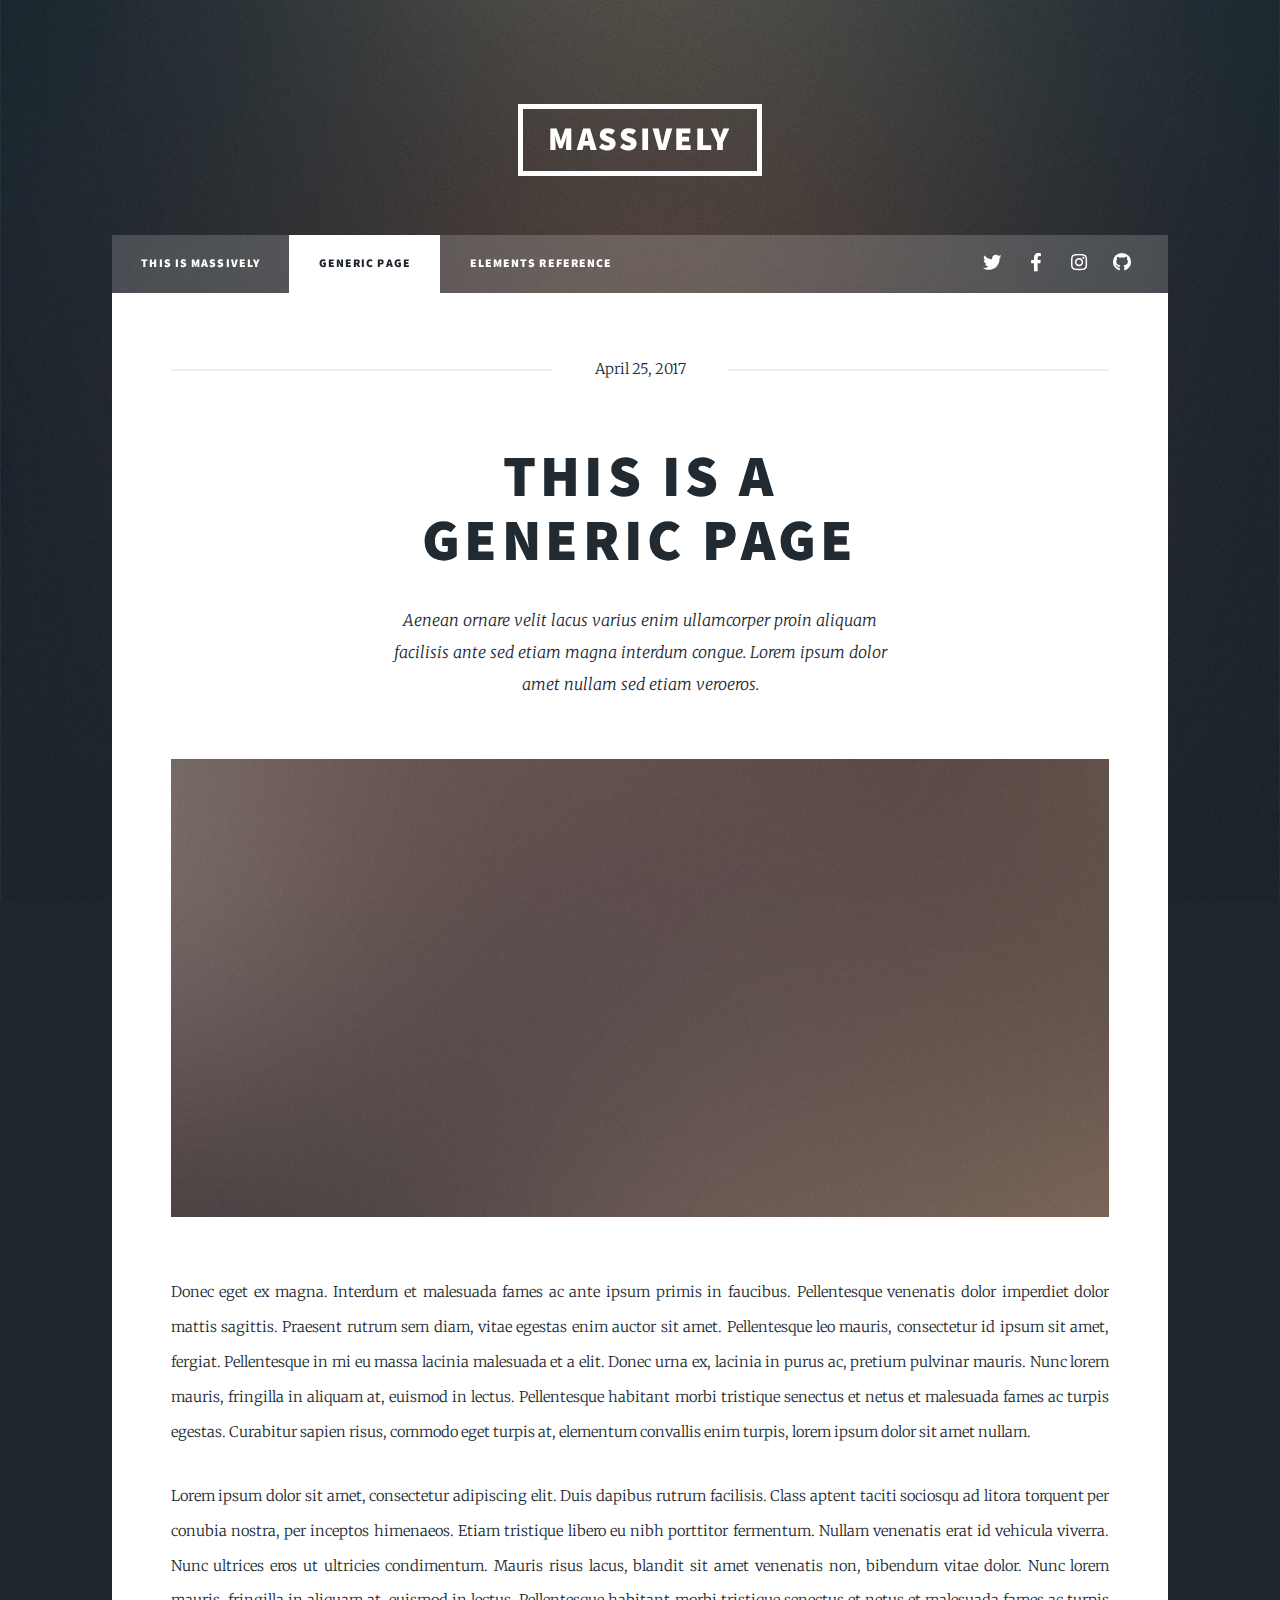
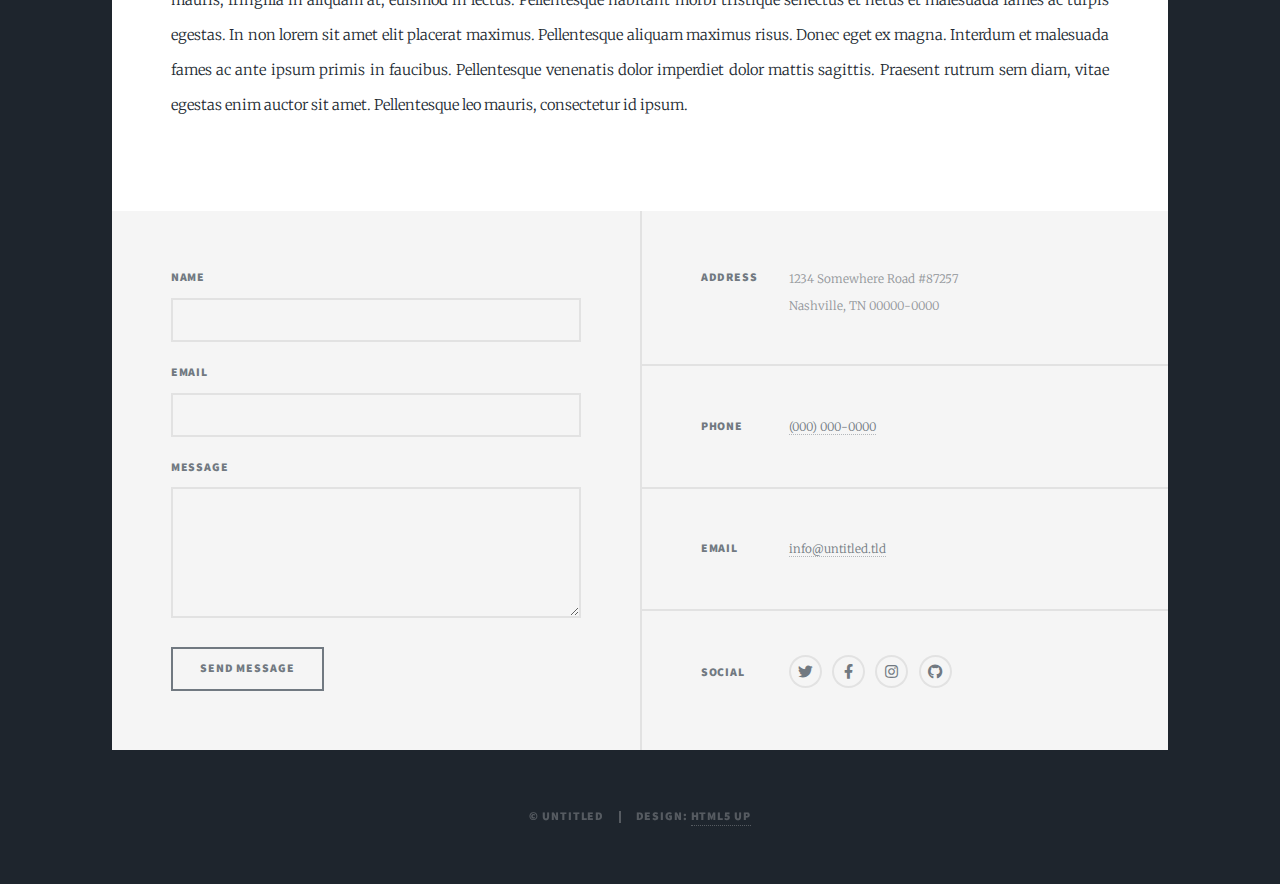
<file: generic.html>
<!DOCTYPE HTML>
<!--
	Massively by HTML5 UP
	html5up.net | @ajlkn
	Free for personal and commercial use under the CCA 3.0 license (html5up.net/license)
-->
<html>
	<head>
		<title>Generic Page - Massively by HTML5 UP</title>
		<meta charset="utf-8" />
		<meta name="viewport" content="width=device-width, initial-scale=1, user-scalable=no" />
		<link rel="stylesheet" href="assets/css/main.css" />
		<noscript><link rel="stylesheet" href="assets/css/noscript.css" /></noscript>
	</head>
	<body class="is-preload">

		<!-- Wrapper -->
			<div id="wrapper">

				<!-- Header -->
					<header id="header">
						<a href="index.html" class="logo">Massively</a>
					</header>

				<!-- Nav -->
					<nav id="nav">
						<ul class="links">
							<li><a href="index.html">This is Massively</a></li>
							<li class="active"><a href="generic.html">Generic Page</a></li>
							<li><a href="elements.html">Elements Reference</a></li>
						</ul>
						<ul class="icons">
							<li><a href="#" class="icon brands fa-twitter"><span class="label">Twitter</span></a></li>
							<li><a href="#" class="icon brands fa-facebook-f"><span class="label">Facebook</span></a></li>
							<li><a href="#" class="icon brands fa-instagram"><span class="label">Instagram</span></a></li>
							<li><a href="#" class="icon brands fa-github"><span class="label">GitHub</span></a></li>
						</ul>
					</nav>

				<!-- Main -->
					<div id="main">

						<!-- Post -->
							<section class="post">
								<header class="major">
									<span class="date">April 25, 2017</span>
									<h1>This is a<br />
									Generic Page</h1>
									<p>Aenean ornare velit lacus varius enim ullamcorper proin aliquam<br />
									facilisis ante sed etiam magna interdum congue. Lorem ipsum dolor<br />
									amet nullam sed etiam veroeros.</p>
								</header>
								<div class="image main"><img src="images/pic01.jpg" alt="" /></div>
								<p>Donec eget ex magna. Interdum et malesuada fames ac ante ipsum primis in faucibus. Pellentesque venenatis dolor imperdiet dolor mattis sagittis. Praesent rutrum sem diam, vitae egestas enim auctor sit amet. Pellentesque leo mauris, consectetur id ipsum sit amet, fergiat. Pellentesque in mi eu massa lacinia malesuada et a elit. Donec urna ex, lacinia in purus ac, pretium pulvinar mauris. Nunc lorem mauris, fringilla in aliquam at, euismod in lectus. Pellentesque habitant morbi tristique senectus et netus et malesuada fames ac turpis egestas. Curabitur sapien risus, commodo eget turpis at, elementum convallis enim turpis, lorem ipsum dolor sit amet nullam.</p>
								<p>Lorem ipsum dolor sit amet, consectetur adipiscing elit. Duis dapibus rutrum facilisis. Class aptent taciti sociosqu ad litora torquent per conubia nostra, per inceptos himenaeos. Etiam tristique libero eu nibh porttitor fermentum. Nullam venenatis erat id vehicula viverra. Nunc ultrices eros ut ultricies condimentum. Mauris risus lacus, blandit sit amet venenatis non, bibendum vitae dolor. Nunc lorem mauris, fringilla in aliquam at, euismod in lectus. Pellentesque habitant morbi tristique senectus et netus et malesuada fames ac turpis egestas. In non lorem sit amet elit placerat maximus. Pellentesque aliquam maximus risus. Donec eget ex magna. Interdum et malesuada fames ac ante ipsum primis in faucibus. Pellentesque venenatis dolor imperdiet dolor mattis sagittis. Praesent rutrum sem diam, vitae egestas enim auctor sit amet. Pellentesque leo mauris, consectetur id ipsum.</p>
							</section>

					</div>

				<!-- Footer -->
					<footer id="footer">
						<section>
							<form method="post" action="#">
								<div class="fields">
									<div class="field">
										<label for="name">Name</label>
										<input type="text" name="name" id="name" />
									</div>
									<div class="field">
										<label for="email">Email</label>
										<input type="text" name="email" id="email" />
									</div>
									<div class="field">
										<label for="message">Message</label>
										<textarea name="message" id="message" rows="3"></textarea>
									</div>
								</div>
								<ul class="actions">
									<li><input type="submit" value="Send Message" /></li>
								</ul>
							</form>
						</section>
						<section class="split contact">
							<section class="alt">
								<h3>Address</h3>
								<p>1234 Somewhere Road #87257<br />
								Nashville, TN 00000-0000</p>
							</section>
							<section>
								<h3>Phone</h3>
								<p><a href="#">(000) 000-0000</a></p>
							</section>
							<section>
								<h3>Email</h3>
								<p><a href="#">info@untitled.tld</a></p>
							</section>
							<section>
								<h3>Social</h3>
								<ul class="icons alt">
									<li><a href="#" class="icon brands alt fa-twitter"><span class="label">Twitter</span></a></li>
									<li><a href="#" class="icon brands alt fa-facebook-f"><span class="label">Facebook</span></a></li>
									<li><a href="#" class="icon brands alt fa-instagram"><span class="label">Instagram</span></a></li>
									<li><a href="#" class="icon brands alt fa-github"><span class="label">GitHub</span></a></li>
								</ul>
							</section>
						</section>
					</footer>

				<!-- Copyright -->
					<div id="copyright">
						<ul><li>&copy; Untitled</li><li>Design: <a href="https://html5up.net">HTML5 UP</a></li></ul>
					</div>

			</div>

		<!-- Scripts -->
			<script src="assets/js/jquery.min.js"></script>
			<script src="assets/js/jquery.scrollex.min.js"></script>
			<script src="assets/js/jquery.scrolly.min.js"></script>
			<script src="assets/js/browser.min.js"></script>
			<script src="assets/js/breakpoints.min.js"></script>
			<script src="assets/js/util.js"></script>
			<script src="assets/js/main.js"></script>

	</body>
</html>
</file>
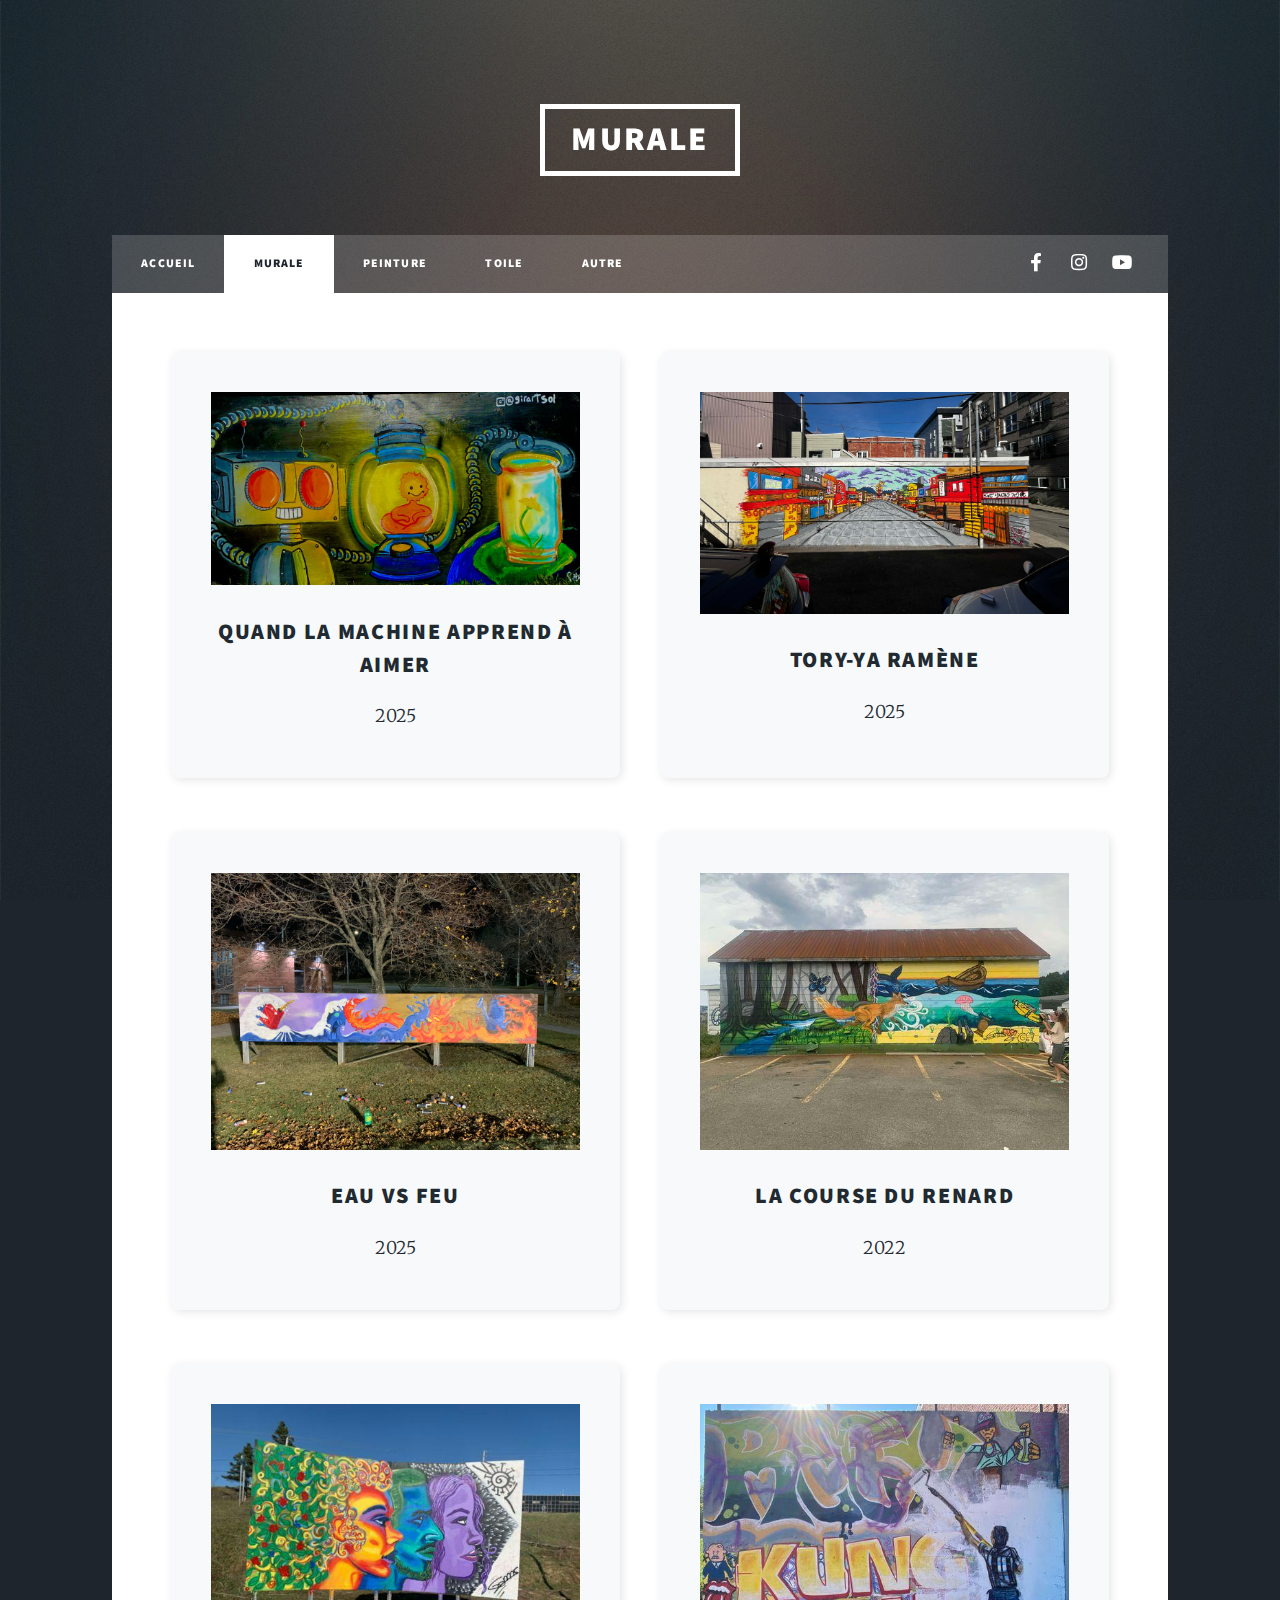
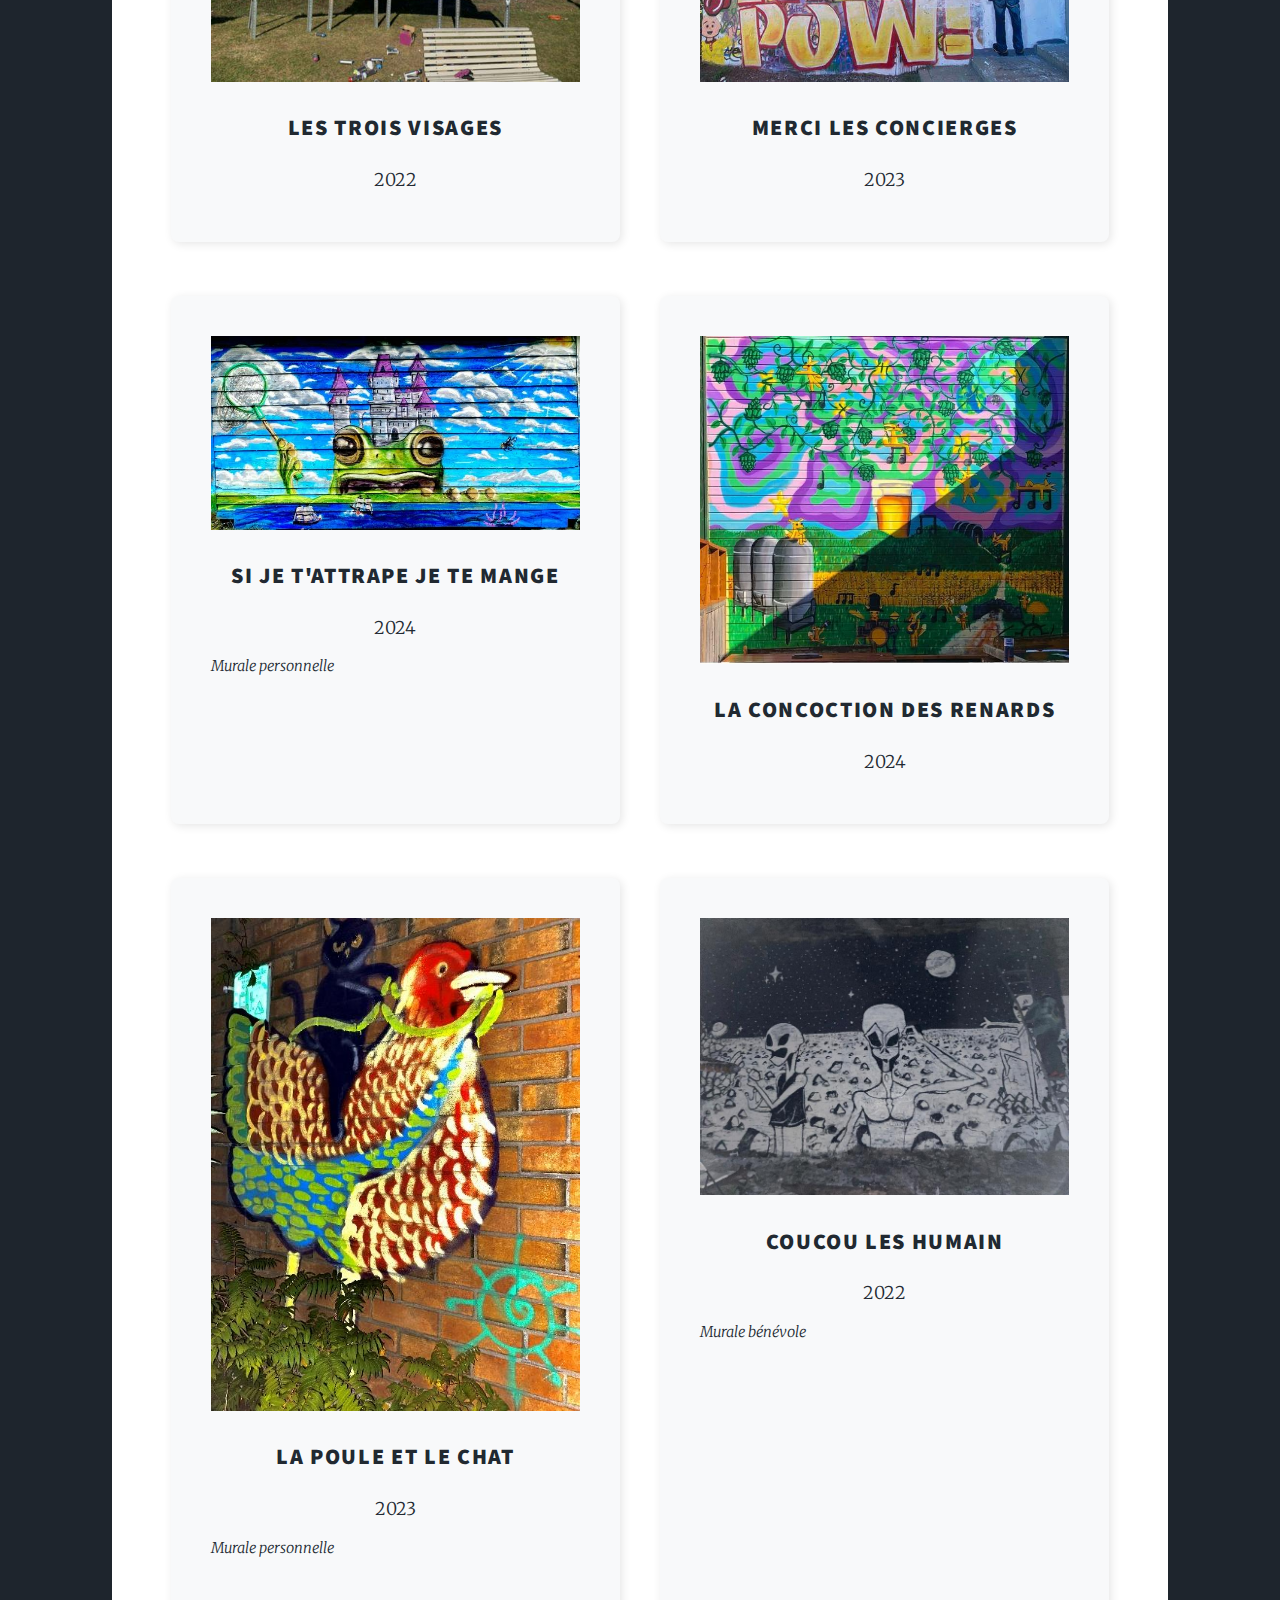
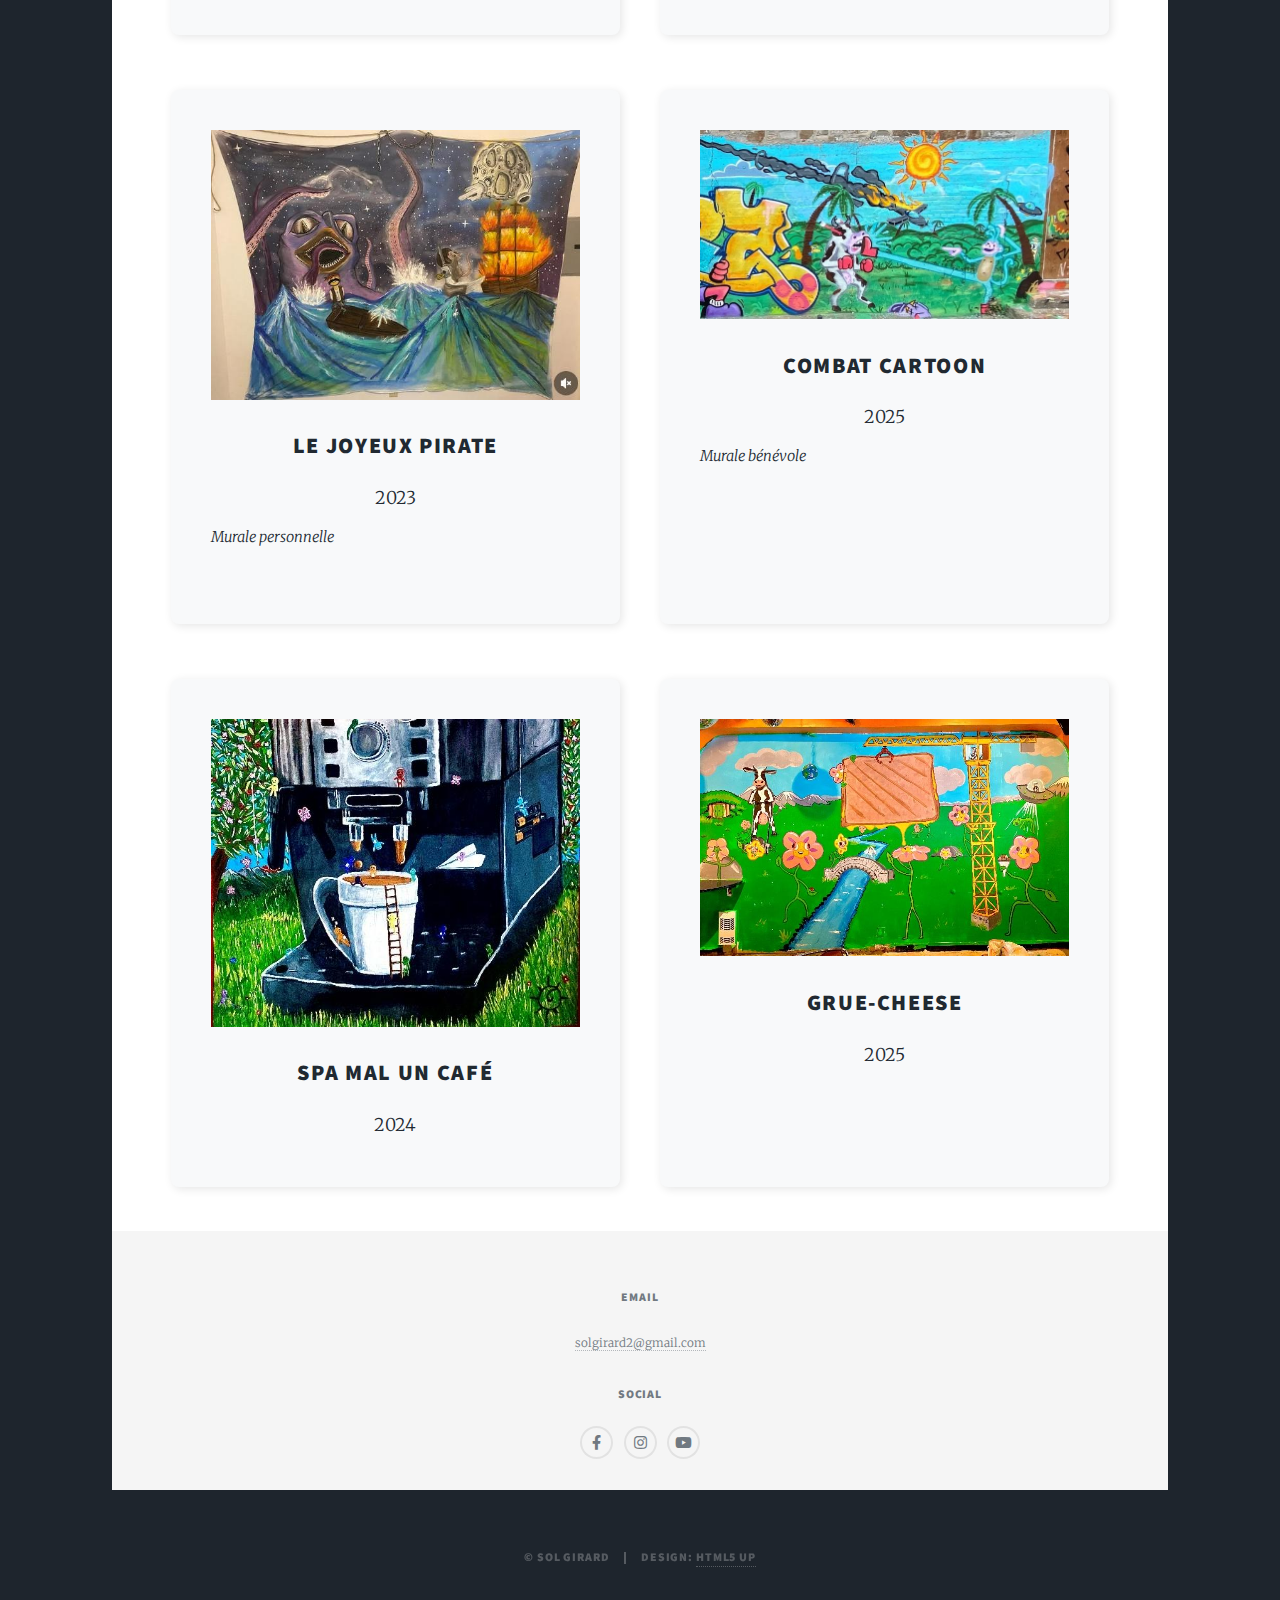
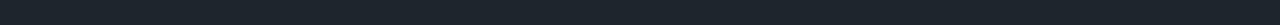
<file: murale.html>
<!DOCTYPE HTML>
<!--
	Massively by HTML5 UP
	html5up.net | @ajlkn
	Free for personal and commercial use under the CCA 3.0 license (html5up.net/license)
-->
<html>
	<head>
		<title>Murale</title>
		<meta charset="utf-8" />
		<meta name="viewport" content="width=device-width, initial-scale=1, user-scalable=no" />
		<link rel="stylesheet" href="assets/css/main.css" />
		<noscript><link rel="stylesheet" href="assets/css/noscript.css" /></noscript>
		<style>
            .grid-container {
                display: grid;
                grid-template-columns: repeat(1, 1fr);
                gap: 40px;
                max-width: 1200px;
                margin: auto;
            }

            .customCard {
                background-color: #f8f9fa;
                padding: 40px;
                border-radius: 8px;
                text-align: center;
                box-shadow: 2px 2px 10px rgba(0,0,0,0.1);
                transition: transform 0.3s ease, box-shadow 0.3s ease;
                overflow: hidden;
                margin-bottom: 1em;
                min-height: 400px;
            }

            .customCard:hover {
                transform: scale(1.05);
                box-shadow: 4px 4px 15px rgba(0,0,0,0.2);
                z-index: 10;
                position: relative;
            }

            .customCard img {
                max-width: 100%;
                transition: transform 0.3s ease;
                max-height: 500px;
                object-fit: contain;
            }

            .customCard h4 {
                font-size: 1.5em;
                margin-top: 0.8em;
            }

            .customCard .date {
                font-size: 1.2em;
            }

            @media screen and (min-width: 1200px) {
                .grid-container {
                    grid-template-columns: repeat(2, 1fr);
                }
            }
		</style>
	</head>
	<body class="is-preload">

		<!-- Wrapper -->
		<div id="wrapper">

			<!-- Header -->
			<header id="header">
				<a class="logo">Murale</a>
			</header>

			<!-- Nav -->
			<nav id="nav">
				<ul class="links">
					<li><a href="index.html">Accueil</a></li>
					<li class="active"><a href="murale.html">Murale</a></li>
					<li><a href="peinture.html">Peinture</a></li>
					<li><a href="toile.html">Toile</a></li>
					<li><a href="autre.html">Autre</a></li>
				</ul>
				<ul class="icons">
					<li><a href="https://www.facebook.com/sol.girard.35" class="icon brands alt fa-facebook-f"><span class="label">Facebook</span></a></li>
					<li><a href="https://www.instagram.com/girardsol/" class="icon brands fa-instagram"><span class="label">Instagram</span></a></li>
					<li><a href="https://www.youtube.com/@SOL-t4y" class="icon brands alt fa-youtube"><span class="label">YouTube</span></a></li>
				</ul>
			</nav>

			<!-- Main -->
			<div id="main" style="display: flex; flex-direction: column; justify-content: center; align-items: center;">

				<!--Murales-->
				<div class="grid-container">

					<div class="customCard">
						<div class="image-container">
							<img src="images/39.jpg" alt="image 39" />
						</div>
						<div>
							<h4>Quand la machine apprend à aimer</h4>
							<span class="date">2025</span>
						</div>
					</div>

					<div class="customCard">
						<div class="image-container">
							<img src="images/41.jpg" alt="image 41" />
						</div>
						<div>
							<h4>Tory-ya ramène</h4>
							<span class="date">2025</span>
						</div>
					</div>

					<div class="customCard">
						<div class="image-container">
							<img src="images/34.jpg" alt="image 34" />
						</div>
						<div>
							<h4>Eau vs feu</h4>
							<span class="date">2025</span>
						</div>
					</div>

					<div class="customCard">
						<div class="image-container">
							<img src="images/0.jpg" alt="image 0" />
						</div>
						<div>
							<h4>La course du renard</h4>
							<span class="date">2022</span>
						</div>
					</div>

					<div class="customCard">
						<div class="image-container">
							<img src="images/1.jpg" alt="image 1" />
						</div>
						<div>
							<h4>Les trois visages</h4>
							<span class="date">2022</span>
						</div>
					</div>

					<div class="customCard">
						<div class="image-container">
							<img src="images/2.jpg" alt="image 2" />
						</div>
						<div>
							<h4>Merci les concierges</h4>
							<span class="date">2023</span>
						</div>
					</div>

					<div class="customCard">
						<div class="image-container">
							<img src="images/3.jpg" alt="image 3" />
						</div>
						<div>
							<h4>Si je t'attrape je te mange</h4>
							<span class="date">2024</span>
							<p><i>Murale personnelle</i></p>
						</div>
					</div>

					<div class="customCard">
						<div class="image-container">
							<img src="images/4.jpg" alt="image 4" />
						</div>
						<div>
							<h4>La concoction des renards</h4>
							<span class="date">2024</span>
						</div>
					</div>

					<div class="customCard">
						<div class="image-container">
							<img src="images/5.jpg" alt="image 5" />
						</div>
						<div>
							<h4>La poule et le chat</h4>
							<span class="date">2023</span>
							<p><i>Murale personnelle</i></p>
						</div>
					</div>

					<div class="customCard">
						<div class="image-container">
							<img src="images/9.jpg" alt="image 9" />
						</div>
						<div>
							<h4>Coucou les humain</h4>
							<span class="date">2022</span>
							<p><i>Murale bénévole</i></p>
						</div>
					</div>

					<div class="customCard">
						<div class="image-container">
							<img src="images/10.jpg" alt="image 10" />
						</div>
						<div>
							<h4>Le joyeux pirate</h4>
							<span class="date">2023</span>
							<p><i>Murale personnelle</i></p>
						</div>
					</div>

					<div class="customCard">
						<div class="image-container">
							<img src="images/11.jpg" alt="image 11" />
						</div>
						<div>
							<h4>Combat cartoon</h4>
							<span class="date">2025</span>
							<p><i>Murale bénévole</i></p>
						</div>
					</div>

					<div class="customCard">
						<div class="image-container">
							<img src="images/12.jpg" alt="image 12" />
						</div>
						<div>
							<h4>Spa mal un café</h4>
							<span class="date">2024</span>
						</div>
					</div>

					<div class="customCard">
						<div class="image-container">
							<img src="images/13.jpg" alt="image 13" />
						</div>
						<div>
							<h4>Grue-Cheese</h4>
							<span class="date">2025</span>
						</div>
					</div>

				</div>

			</div>

			<!-- Footer -->
			<footer id="footer" style="display: flex; flex-direction: column;">
				<div style="display: flex; justify-content: center; align-items: center; text-align: center; margin-top: 4em;">
					<div style="text-align: center;">
						<h3>Email</h3>
						<p style="text-align: center;"><a href="mailto:solgirard2@gmail.com">solgirard2@gmail.com</a></p>
					</div>
				</div>
				<div style="display: flex; justify-content: center; align-items: center; flex-direction: column;">
					<h3>Social</h3>
					<ul class="icons alt" style="text-align: center;">
						<li><a href="https://www.facebook.com/sol.girard.35" class="icon brands alt fa-facebook-f"><span class="label">Facebook</span></a></li>
						<li><a href="https://www.instagram.com/girardsol/" class="icon brands alt fa-instagram"><span class="label">Instagram</span></a></li>
						<li><a href="https://www.youtube.com/@SOL-t4y" class="icon brands alt fa-youtube"><span class="label">YouTube</span></a></li>
					</ul>
				</div>
			</footer>

			<!-- Copyright -->
			<div id="copyright">
				<ul><li>&copy; Sol Girard</li><li>Design: <a href="https://html5up.net">HTML5 UP</a></li></ul>
			</div>

		</div>

		<!-- Scripts -->
			<script src="assets/js/jquery.min.js"></script>
			<script src="assets/js/jquery.scrollex.min.js"></script>
			<script src="assets/js/jquery.scrolly.min.js"></script>
			<script src="assets/js/browser.min.js"></script>
			<script src="assets/js/breakpoints.min.js"></script>
			<script src="assets/js/util.js"></script>
			<script src="assets/js/main.js"></script>

	</body>
</html>
</file>
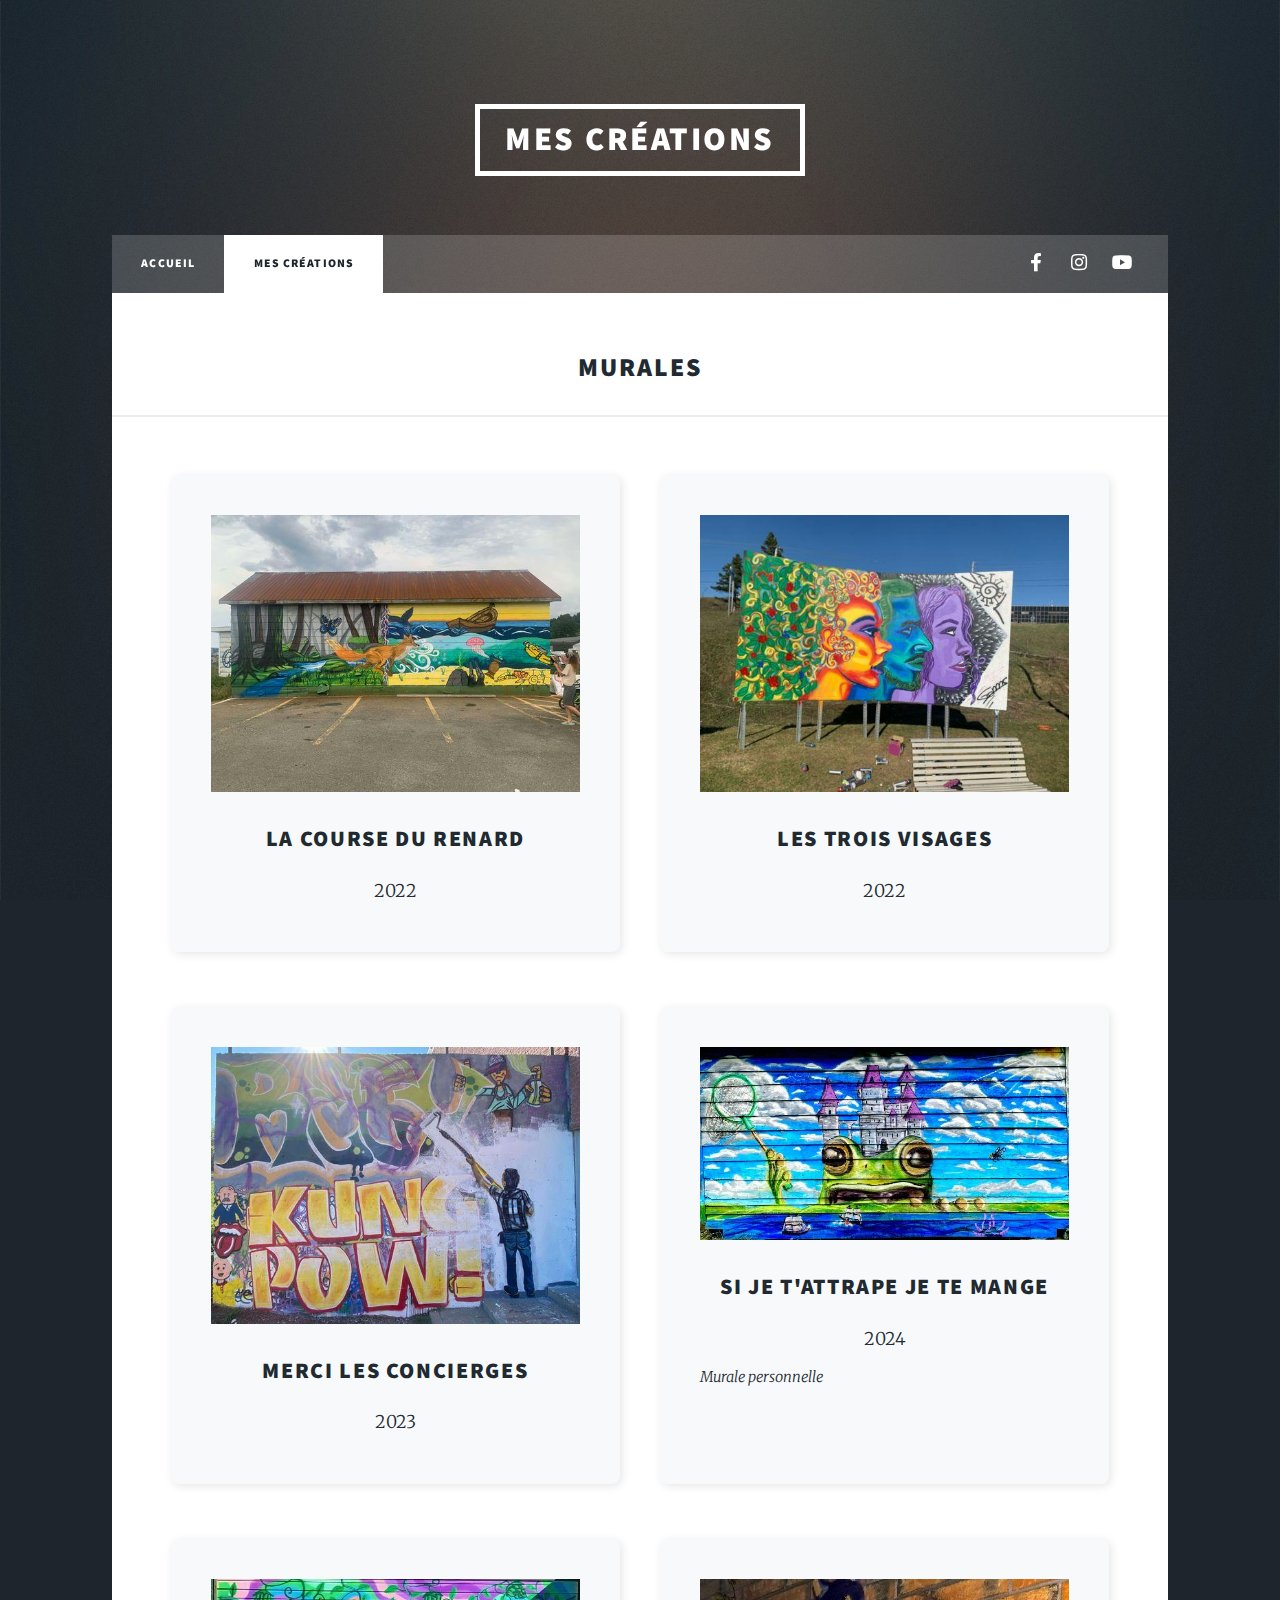
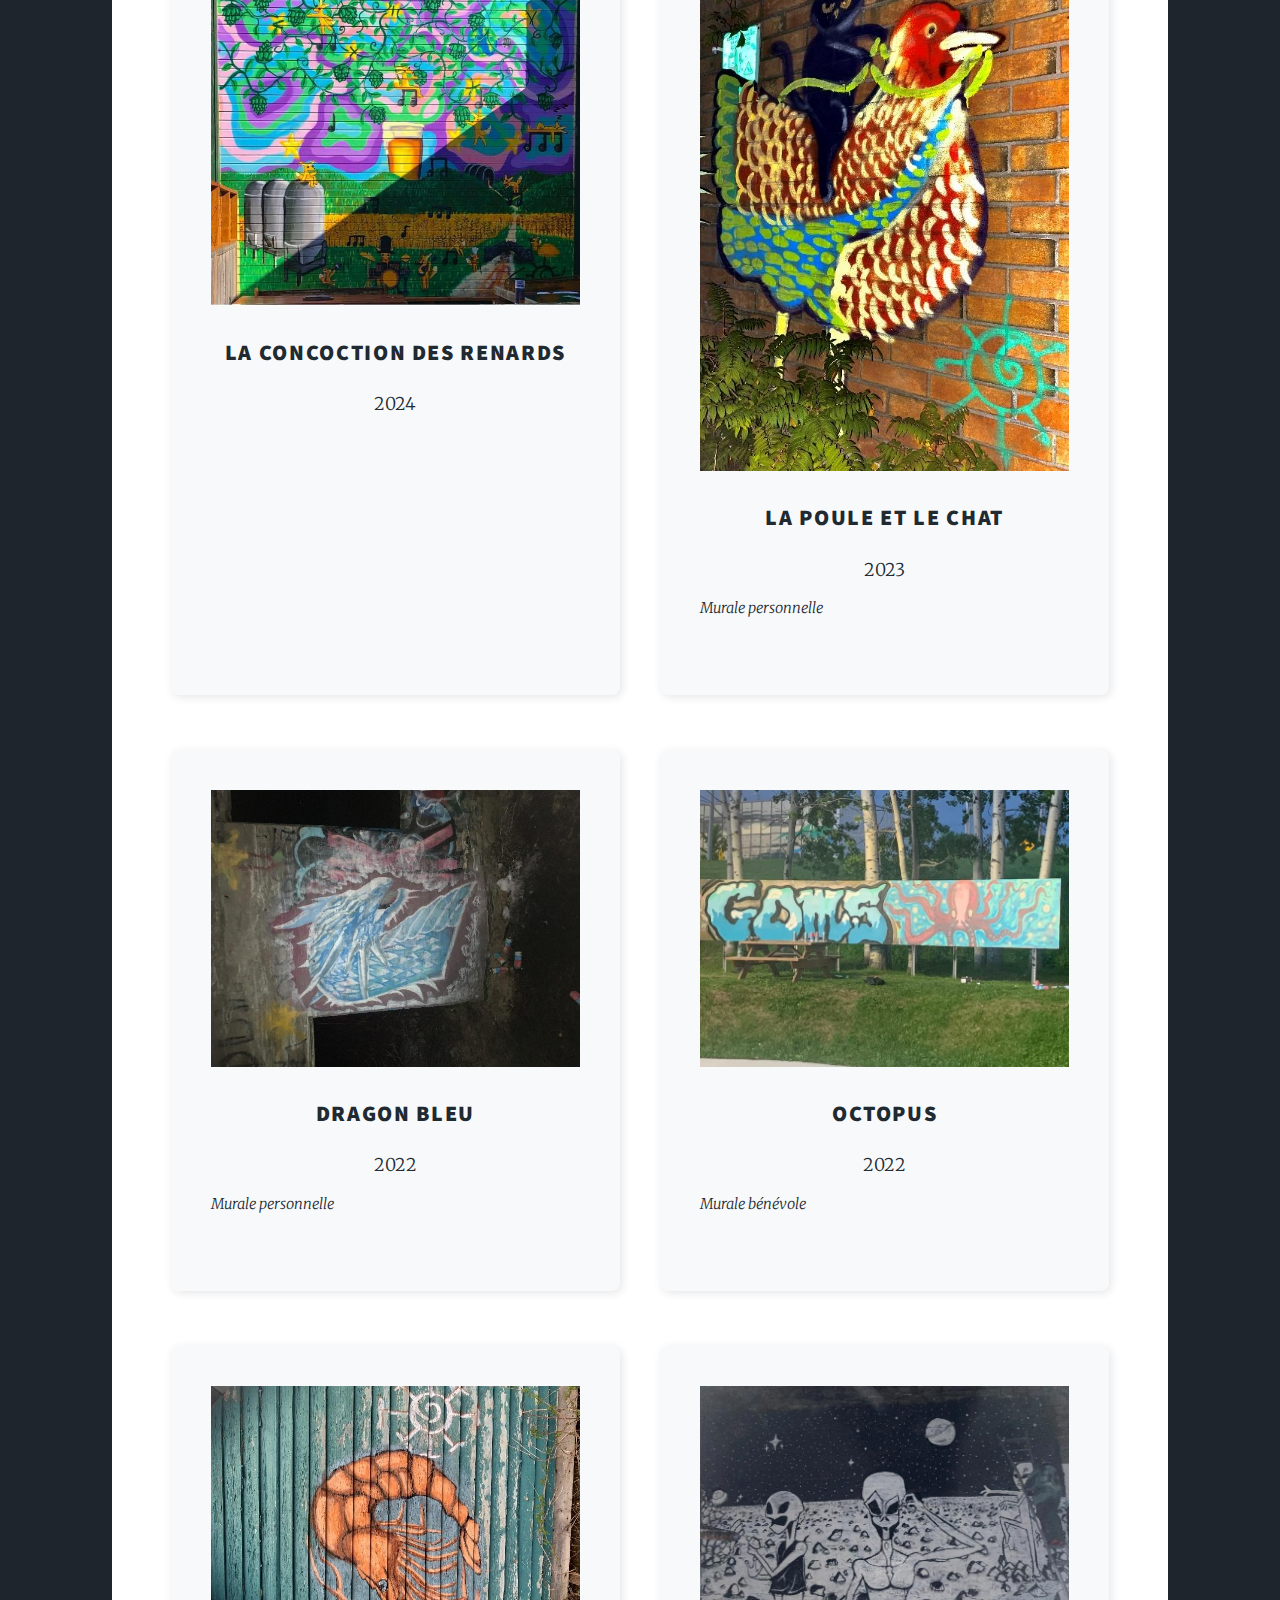
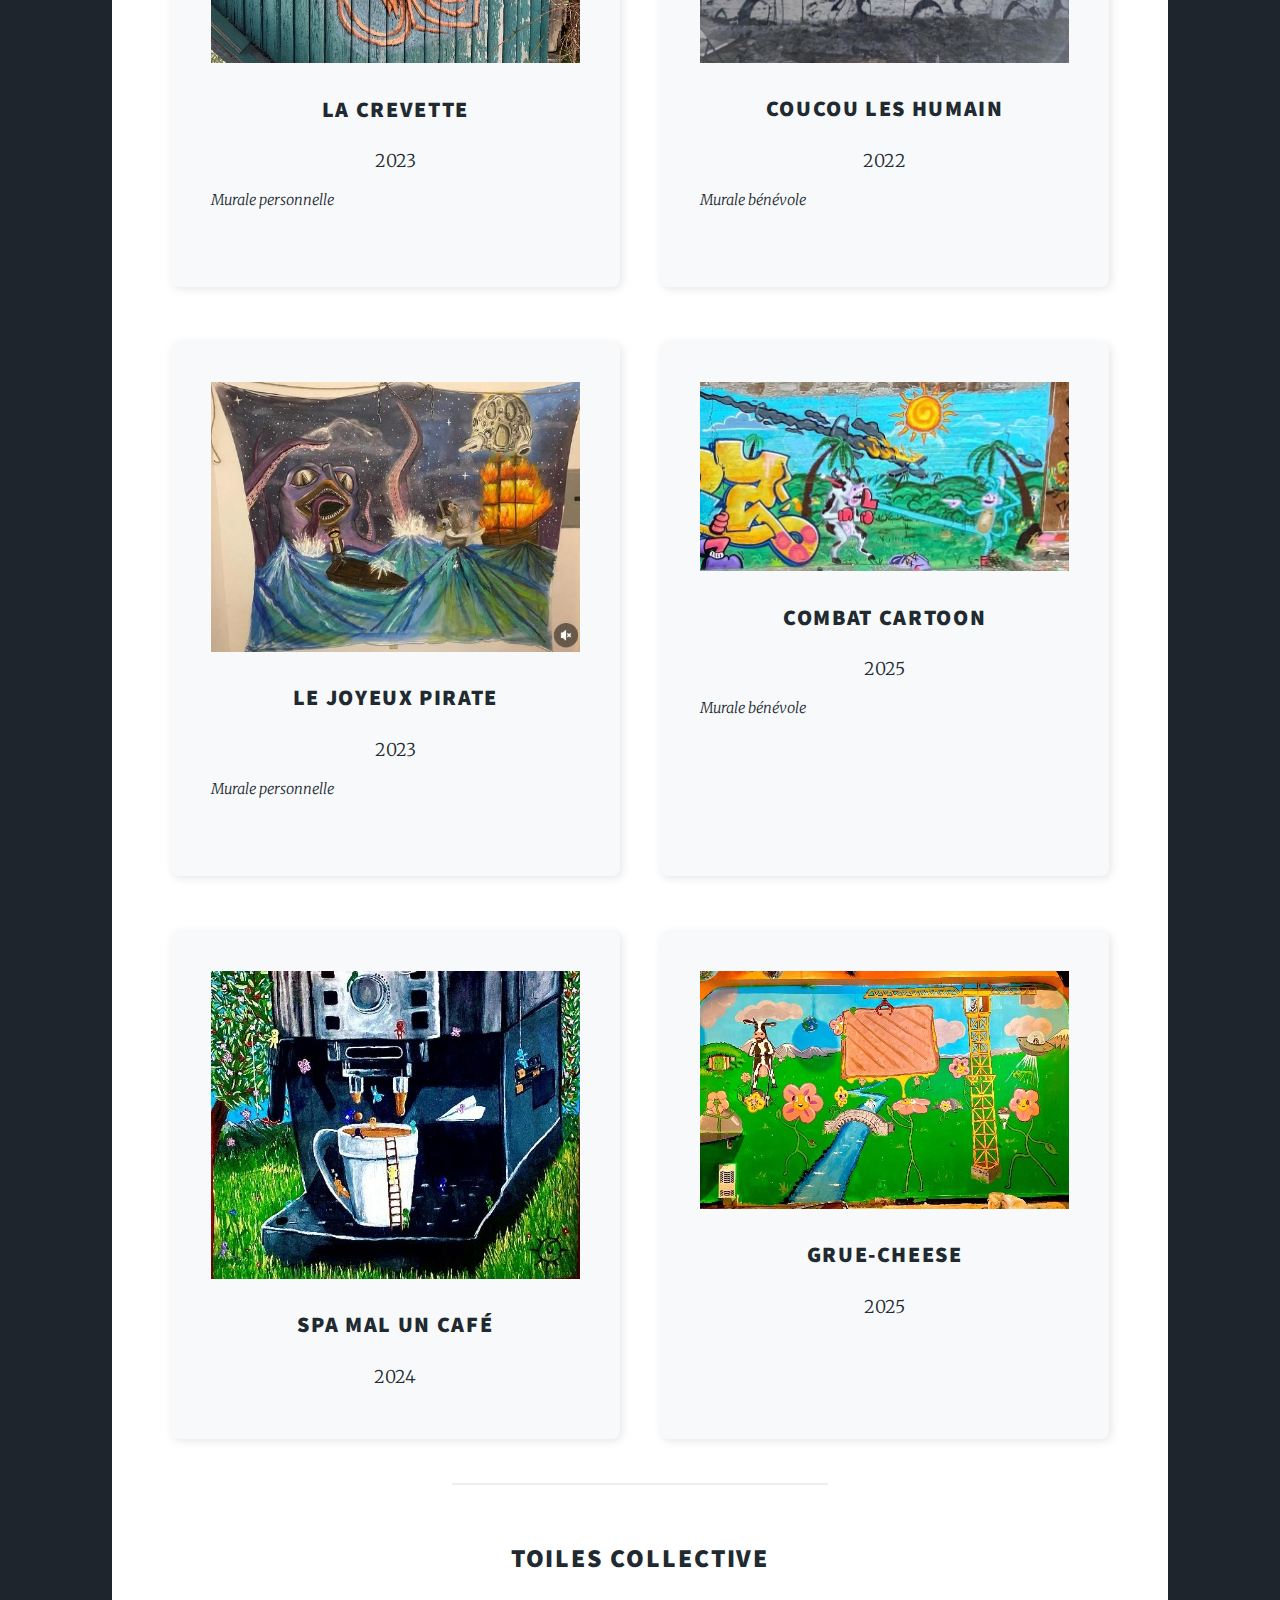
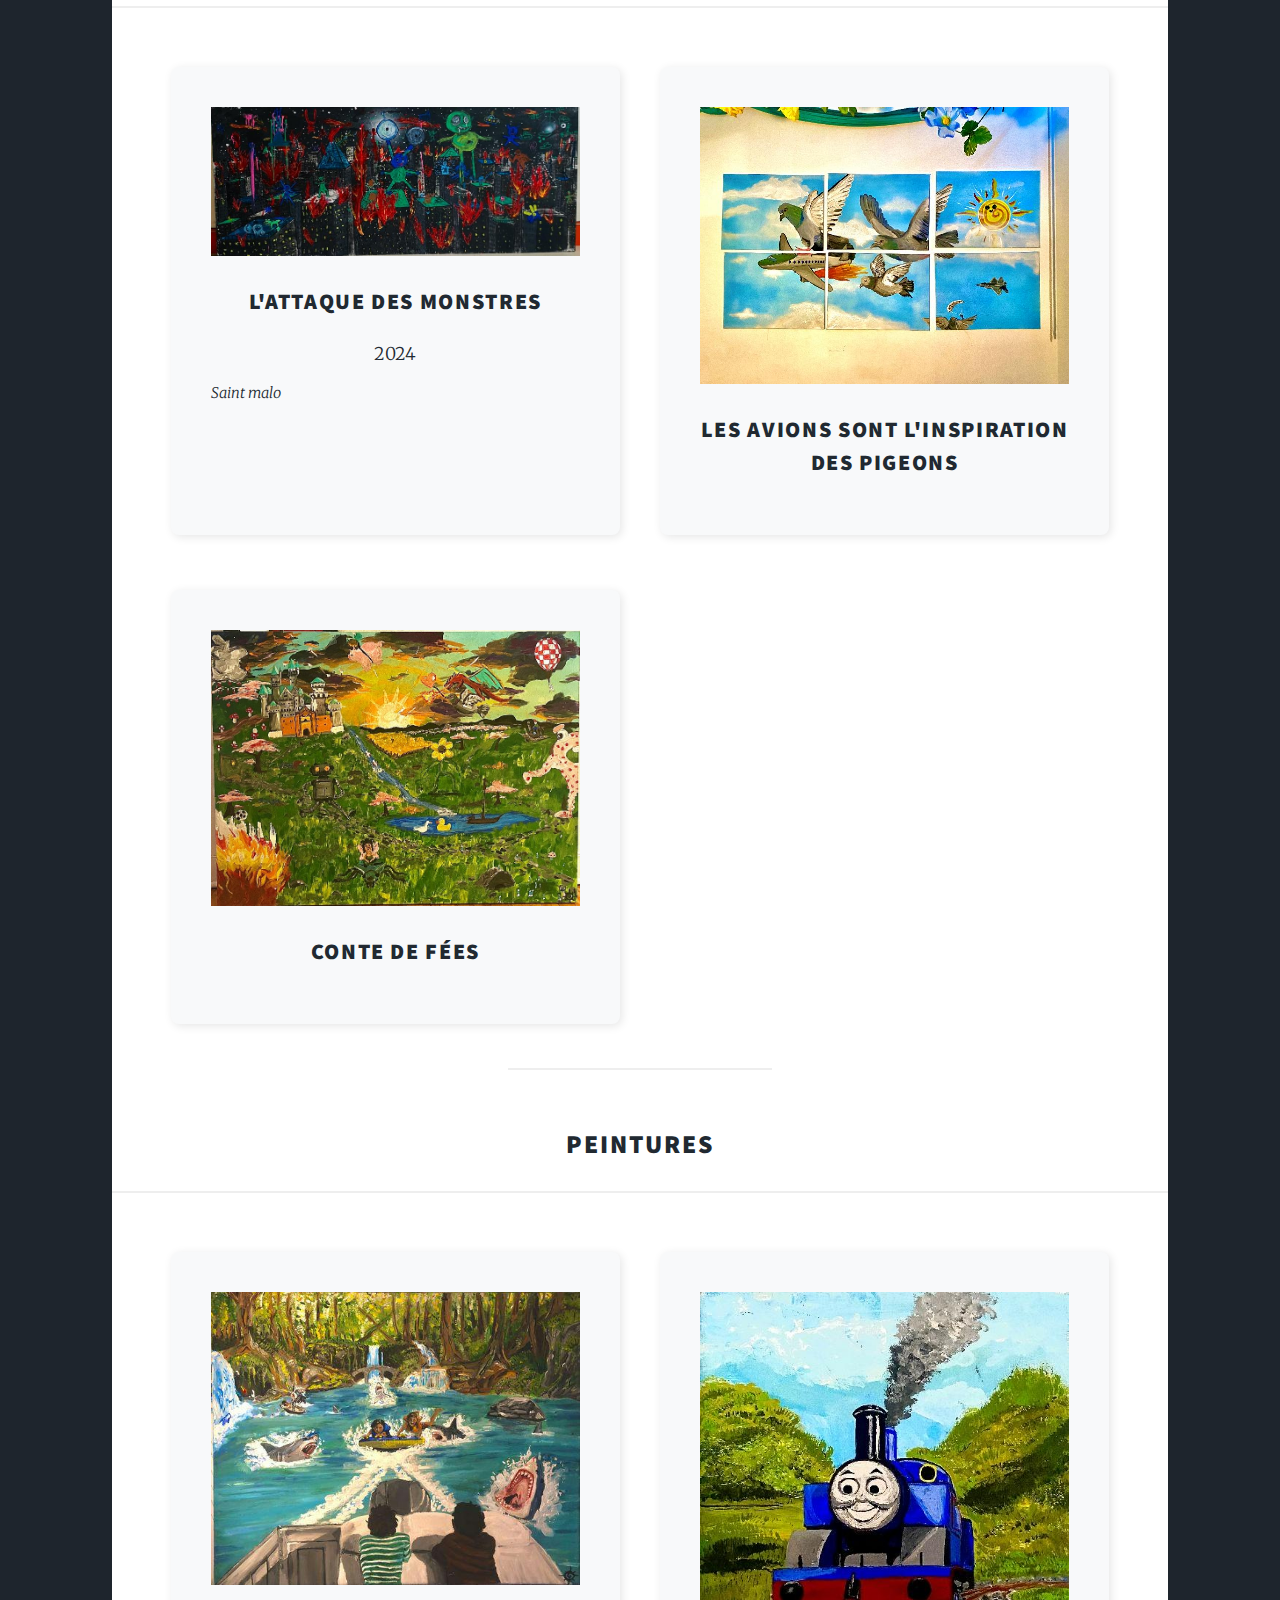
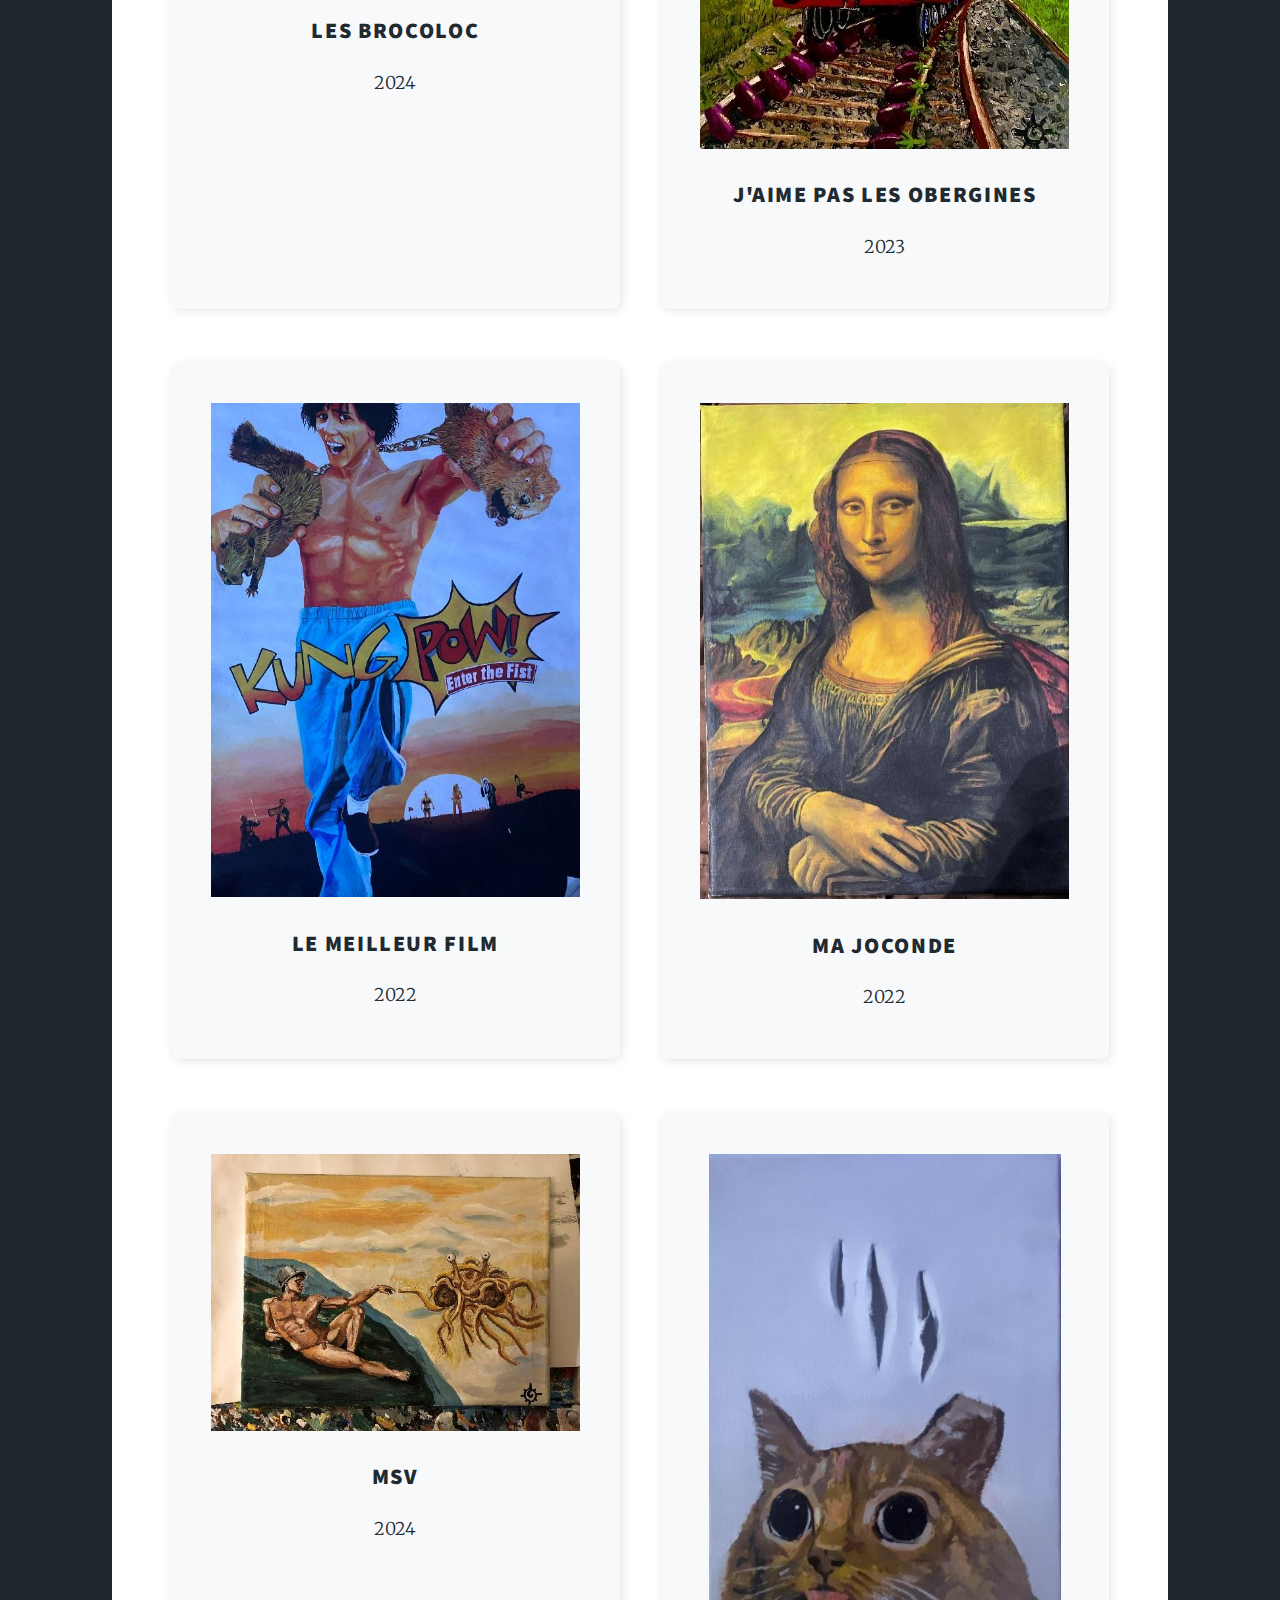
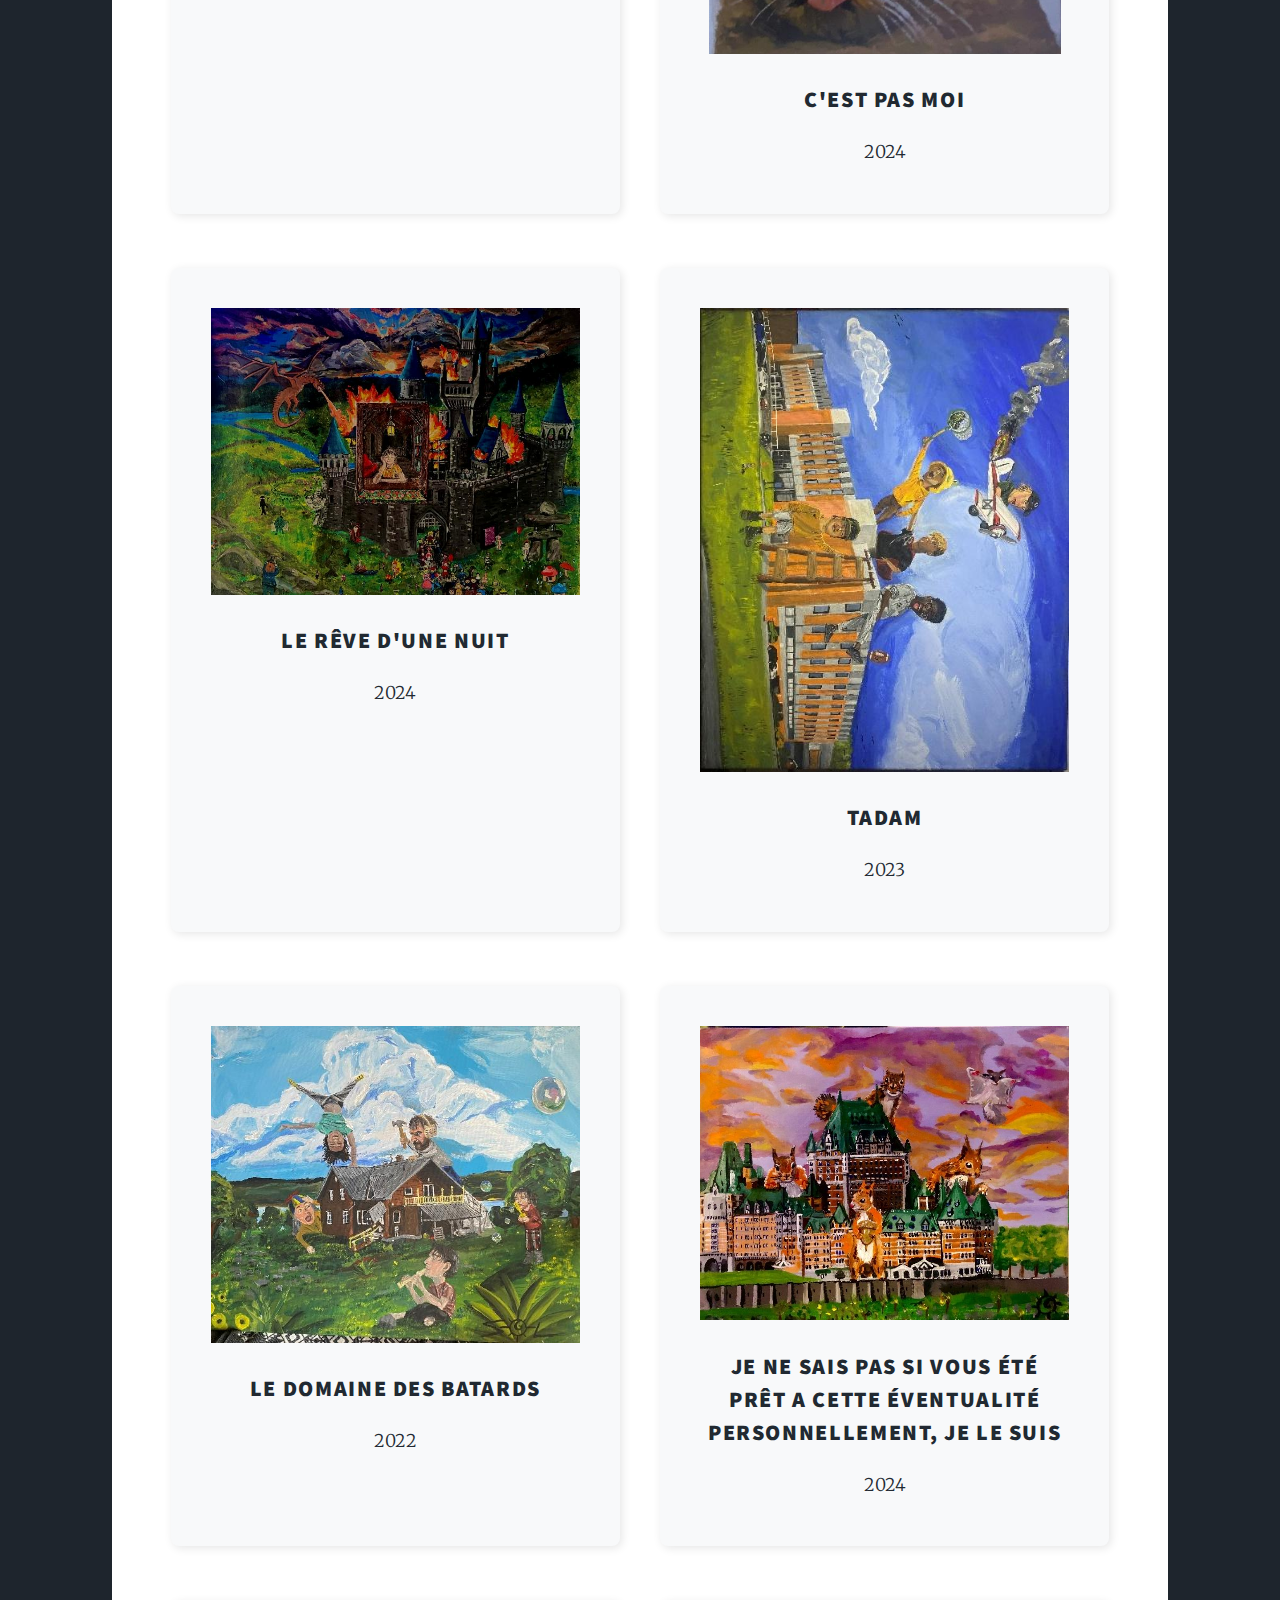
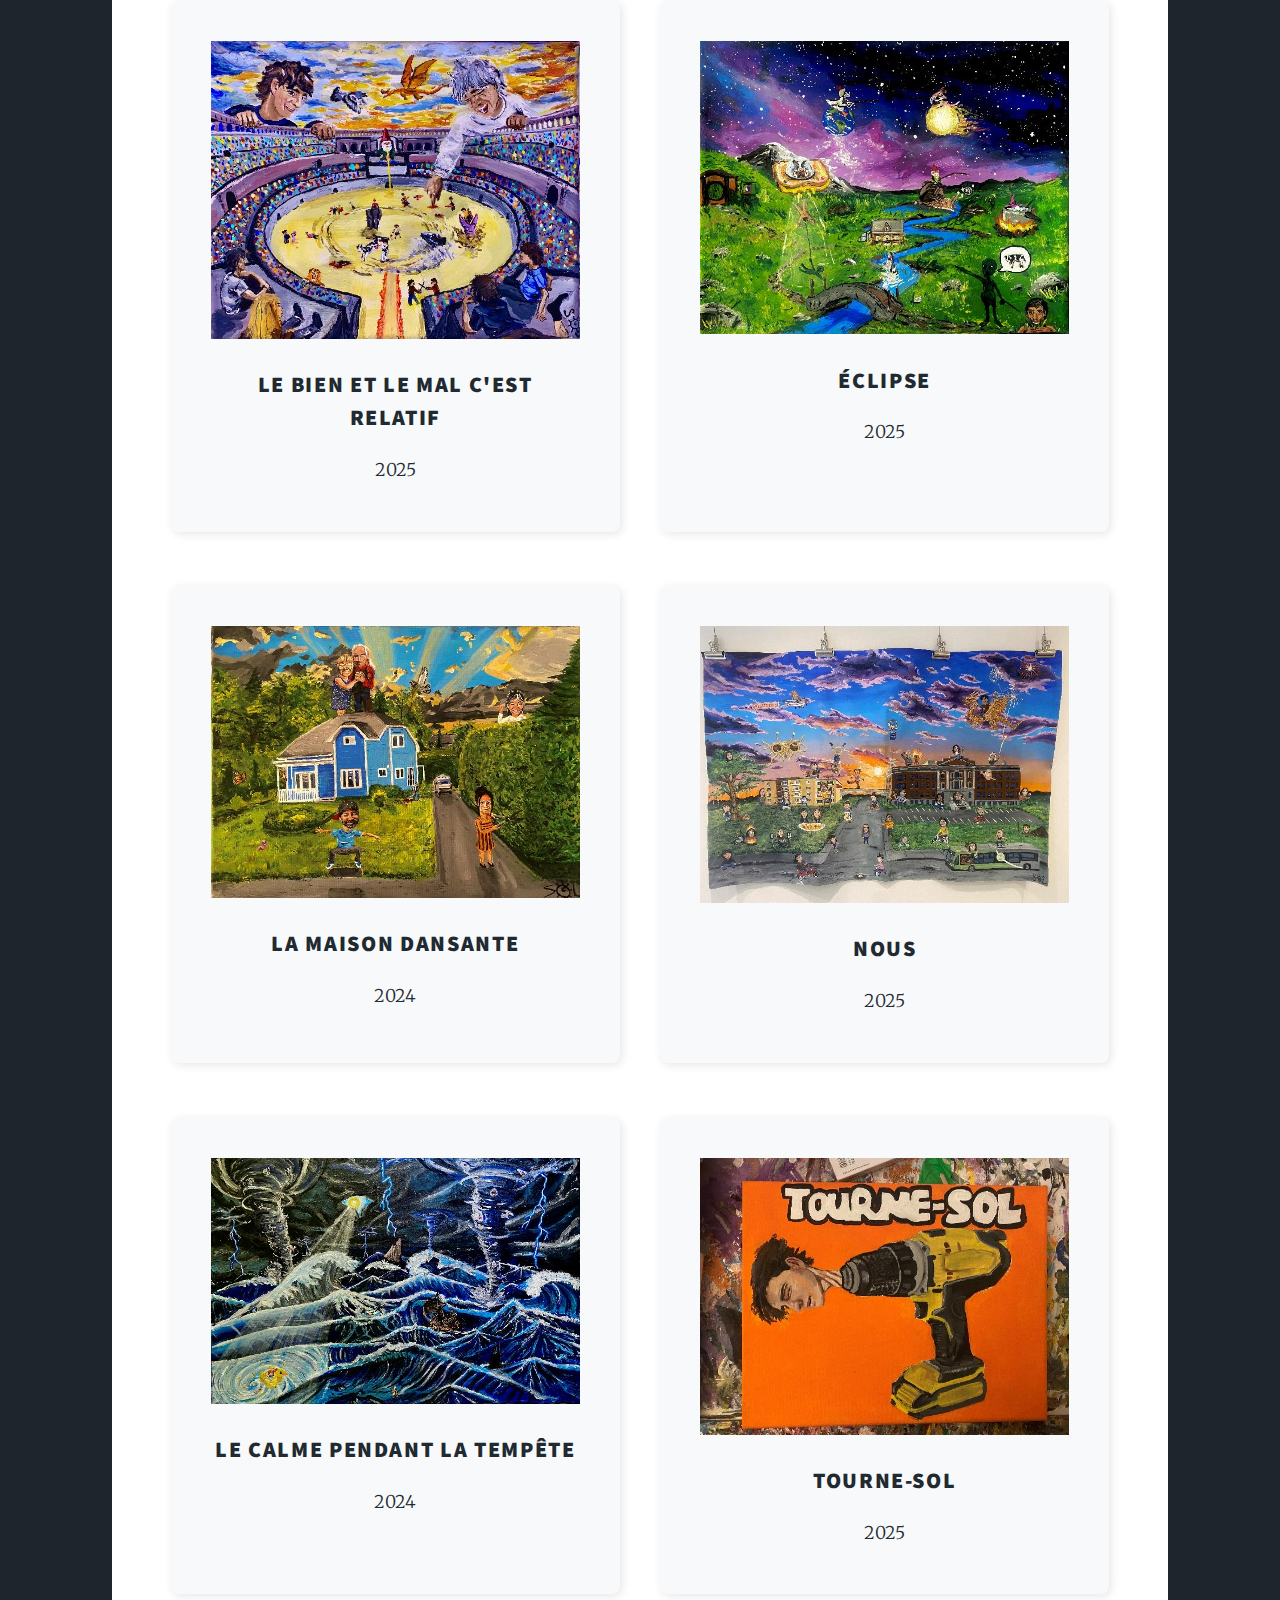
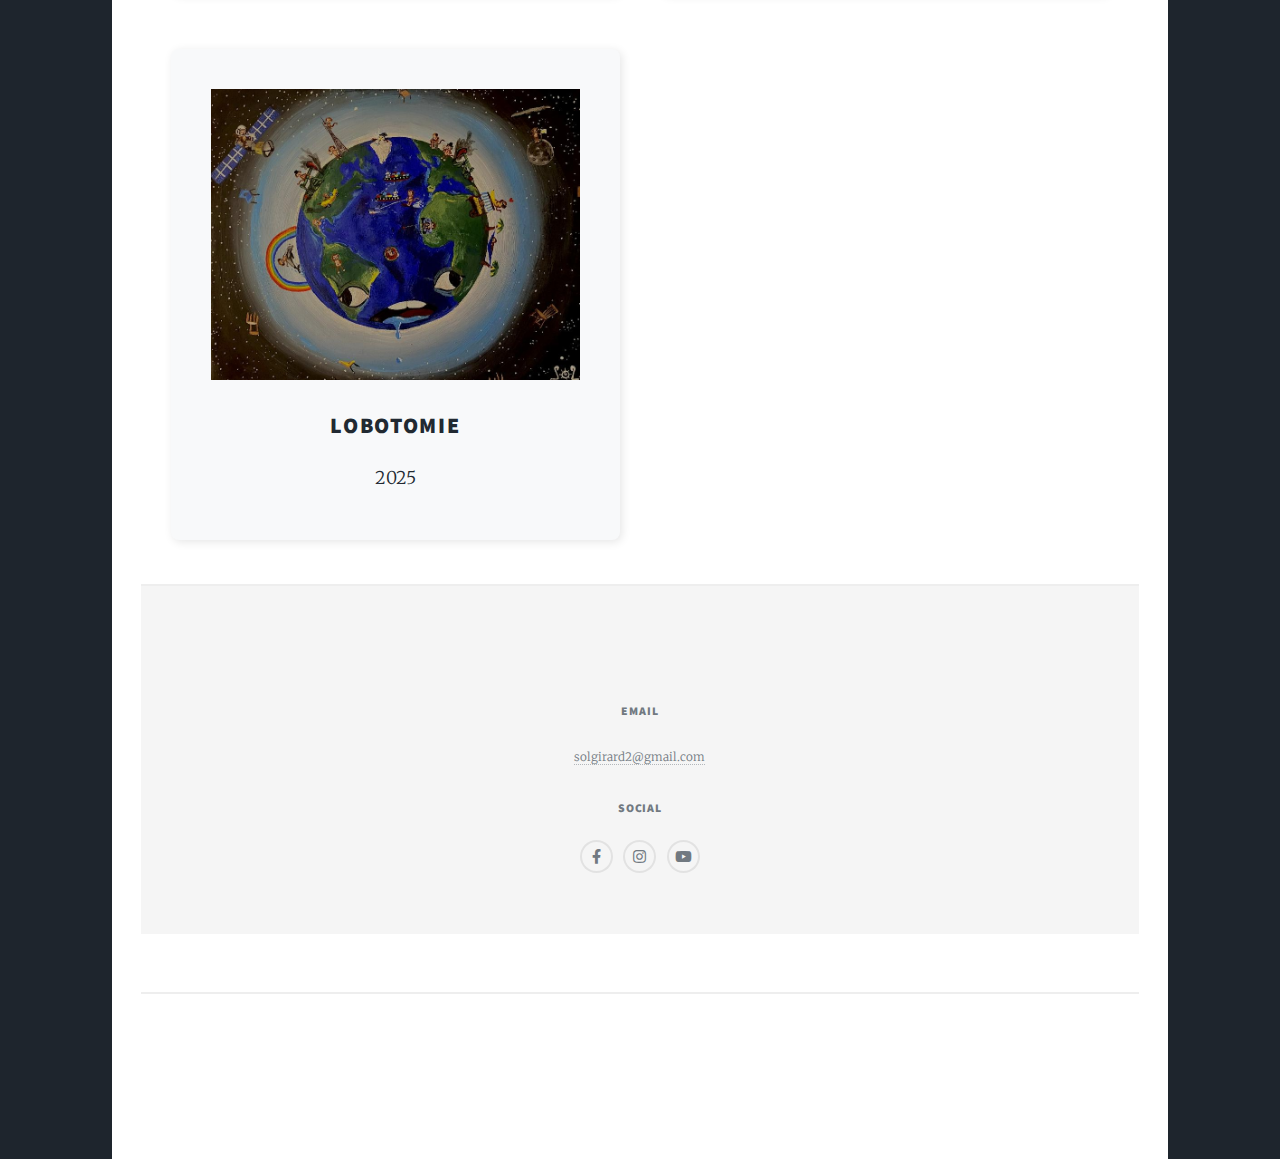
<file: peinture.html>
<!DOCTYPE HTML>
<!--
	Massively by HTML5 UP
	html5up.net | @ajlkn
	Free for personal and commercial use under the CCA 3.0 license (html5up.net/license)
-->
<html>
	<head>
		<title>Peinture</title>
		<meta charset="utf-8" />
		<meta name="viewport" content="width=device-width, initial-scale=1, user-scalable=no" />
		<link rel="stylesheet" href="assets/css/main.css" />
		<noscript><link rel="stylesheet" href="assets/css/noscript.css" /></noscript>
		<style>
            .grid-container {
                display: grid;
                grid-template-columns: repeat(1, 1fr);
                gap: 40px;
                max-width: 1200px;
                margin: auto;
            }

            .customCard {
                background-color: #f8f9fa;
                padding: 40px;
                border-radius: 8px;
                text-align: center;
                box-shadow: 2px 2px 10px rgba(0,0,0,0.1);
                transition: transform 0.3s ease, box-shadow 0.3s ease;
                overflow: hidden;
                margin-bottom: 1em;
                min-height: 400px;
            }

            .customCard:hover {
                transform: scale(1.05);
                box-shadow: 4px 4px 15px rgba(0,0,0,0.2);
                z-index: 10;
                position: relative;
            }

            .customCard img {
                max-width: 100%;
                transition: transform 0.3s ease;
                max-height: 500px;
                object-fit: contain;
            }

            .customCard h4 {
                font-size: 1.5em;
                margin-top: 0.8em;
            }

            .customCard .date {
                font-size: 1.2em;
            }

            @media screen and (min-width: 1200px) {
                .grid-container {
                    grid-template-columns: repeat(2, 1fr);
                }
            }
		</style>
	</head>
	<body class="is-preload">

		<!-- Wrapper -->
		<div id="wrapper">

			<!-- Header -->
			<header id="header">
				<a href="index.html" class="logo">Mes créations</a>
			</header>

			<!-- Nav -->
			<nav id="nav">
				<ul class="links">
					<li><a href="index.html">Accueil</a></li>
					<li class="active"><a href="generic.html">Mes créations</a></li>
				</ul>
				<ul class="icons">
					<li><a href="https://www.facebook.com/sol.girard.35" class="icon brands alt fa-facebook-f"><span class="label">Facebook</span></a></li>
					<li><a href="https://www.instagram.com/girardsol/" class="icon brands fa-instagram"><span class="label">Instagram</span></a></li>
					<li><a href="https://www.youtube.com/@SOL-t4y" class="icon brands alt fa-youtube"><span class="label">YouTube</span></a></li>
				</ul>
			</nav>

			<!-- Main -->
			<div id="main" style="display: flex; flex-direction: column; justify-content: center; align-items: center;">

				<!--Murales-->
				<h2 st>Murales</h2>
				<div class="grid-container">

					<div class="customCard">
						<div class="image-container">
							<img src="images/0.jpg" alt="image 0" />
						</div>
						<div>
							<h4>La course du renard</h4>
							<span class="date">2022</span>
						</div>
					</div>

					<div class="customCard">
						<div class="image-container">
							<img src="images/1.jpg" alt="image 1" />
						</div>
						<div>
							<h4>Les trois visages</h4>
							<span class="date">2022</span>
						</div>
					</div>

					<div class="customCard">
						<div class="image-container">
							<img src="images/2.jpg" alt="image 2" />
						</div>
						<div>
							<h4>Merci les concierges</h4>
							<span class="date">2023</span>
						</div>
					</div>

					<div class="customCard">
						<div class="image-container">
							<img src="images/3.jpg" alt="image 3" />
						</div>
						<div>
							<h4>Si je t'attrape je te mange</h4>
							<span class="date">2024</span>
							<p><i>Murale personnelle</i></p>
						</div>
					</div>

					<div class="customCard">
						<div class="image-container">
							<img src="images/4.jpg" alt="image 4" />
						</div>
						<div>
							<h4>La concoction des renards</h4>
							<span class="date">2024</span>
						</div>
					</div>

					<div class="customCard">
						<div class="image-container">
							<img src="images/5.jpg" alt="image 5" />
						</div>
						<div>
							<h4>La poule et le chat</h4>
							<span class="date">2023</span>
							<p><i>Murale personnelle</i></p>
						</div>
					</div>

					<div class="customCard">
						<div class="image-container">
							<img src="images/6.jpg" alt="image 6" />
						</div>
						<div>
							<h4>Dragon bleu</h4>
							<span class="date">2022</span>
							<p><i>Murale personnelle</i></p>
						</div>
					</div>

					<div class="customCard">
						<div class="image-container">
							<img src="images/7.jpg" alt="image 7" />
						</div>
						<div>
							<h4>Octopus</h4>
							<span class="date">2022</span>
							<p><i>Murale bénévole</i></p>
						</div>
					</div>

					<div class="customCard">
						<div class="image-container">
							<img src="images/8.jpg" alt="image 8" />
						</div>
						<div>
							<h4>La crevette</h4>
							<span class="date">2023</span>
							<p><i>Murale personnelle</i></p>
						</div>
					</div>

					<div class="customCard">
						<div class="image-container">
							<img src="images/9.jpg" alt="image 9" />
						</div>
						<div>
							<h4>Coucou les humain</h4>
							<span class="date">2022</span>
							<p><i>Murale bénévole</i></p>
						</div>
					</div>

					<div class="customCard">
						<div class="image-container">
							<img src="images/10.jpg" alt="image 10" />
						</div>
						<div>
							<h4>Le joyeux pirate</h4>
							<span class="date">2023</span>
							<p><i>Murale personnelle</i></p>
						</div>
					</div>

					<div class="customCard">
						<div class="image-container">
							<img src="images/11.jpg" alt="image 11" />
						</div>
						<div>
							<h4>Combat cartoon</h4>
							<span class="date">2025</span>
							<p><i>Murale bénévole</i></p>
						</div>
					</div>

					<div class="customCard">
						<div class="image-container">
							<img src="images/12.jpg" alt="image 12" />
						</div>
						<div>
							<h4>Spa mal un café</h4>
							<span class="date">2024</span>
						</div>
					</div>

					<div class="customCard">
						<div class="image-container">
							<img src="images/13.jpg" alt="image 13" />
						</div>
						<div>
							<h4>Grue-Cheese</h4>
							<span class="date">2025</span>
						</div>
					</div>
				</div>

				<!--Toiles collective-->
				<h2>Toiles collective</h2>
				<div class="grid-container">
					<div class="customCard">
						<div class="image-container">
							<img src="images/14.jpg" alt="image 14" />
						</div>
						<div>
							<h4>L'attaque des monstres</h4>
							<span class="date">2024</span>
							<p><i>Saint malo</i></p>
						</div>
					</div>

					<div class="customCard">
						<div class="image-container">
							<img src="images/15.jpg" alt="image 15" />
						</div>
						<div>
							<h4>Les avions sont l'inspiration des pigeons</h4>
						</div>
					</div>

					<div class="customCard">
						<div class="image-container">
							<img src="images/16.jpg" alt="image 16" />
						</div>
						<div>
							<h4>Conte de fées</h4>
						</div>
					</div>
				</div>


				<!--Peintures-->
				<h2>Peintures</h2>
				<div class="grid-container">
					<div class="customCard">
						<div class="image-container">
							<img src="images/17.jpg" alt="image 17" />
						</div>
						<div>
							<h4>Les brocoloc</h4>
							<span class="date">2024</span>
						</div>
					</div>

					<div class="customCard">
						<div class="image-container">
							<img src="images/18.jpg" alt="image 18" />
						</div>
						<div>
							<h4>J'aime pas les obergines</h4>
							<span class="date">2023</span>
						</div>
					</div>

					<div class="customCard">
						<div class="image-container">
							<img src="images/19.jpg" alt="image 19" />
						</div>
						<div>
							<h4>Le meilleur film</h4>
							<span class="date">2022</span>
						</div>
					</div>

					<div class="customCard">
						<div class="image-container">
							<img src="images/20.jpg" alt="image 20" />
						</div>
						<div>
							<h4>Ma joconde</h4>
							<span class="date">2022</span>
						</div>
					</div>

					<div class="customCard">
						<div class="image-container">
							<img src="images/21.jpg" alt="image 21" />
						</div>
						<div>
							<h4>MSV</h4>
							<span class="date">2024</span>
						</div>
					</div>

					<div class="customCard">
						<div class="image-container">
							<img src="images/22.jpg" alt="image 22" />
						</div>
						<div>
							<h4>C'est pas moi</h4>
							<span class="date">2024</span>
						</div>
					</div>

					<div class="customCard">
						<div class="image-container">
							<img src="images/23.jpg" alt="image 23" />
						</div>
						<div>
							<h4>Le rêve d'une nuit</h4>
							<span class="date">2024</span>
						</div>
					</div>

					<div class="customCard">
						<div class="image-container">
							<img src="images/24.jpg" alt="image 24" />
						</div>
						<div>
							<h4>Tadam</h4>
							<span class="date">2023</span>
						</div>
					</div>

					<div class="customCard">
						<div class="image-container">
							<img src="images/25.jpg" alt="image 25" />
						</div>
						<div>
							<h4>Le domaine des batards</h4>
							<span class="date">2022</span>
						</div>
					</div>

					<div class="customCard">
						<div class="image-container">
							<img src="images/26.jpg" alt="image 26" />
						</div>
						<div>
							<h4>Je ne sais pas si vous été prêt a cette éventualité personnellement, je le suis</h4>
							<span class="date">2024</span>
						</div>
					</div>

					<div class="customCard">
						<div class="image-container">
							<img src="images/27.jpg" alt="image 27" />
						</div>
						<div>
							<h4>Le bien et le mal c'est relatif</h4>
							<span class="date">2025</span>
						</div>
					</div>

					<div class="customCard">
						<div class="image-container">
							<img src="images/28.jpg" alt="image 28" />
						</div>
						<div>
							<h4>Éclipse</h4>
							<span class="date">2025</span>
						</div>
					</div>

					<div class="customCard">
						<div class="image-container">
							<img src="images/29.jpg" alt="image 29" />
						</div>
						<div>
							<h4>La maison dansante</h4>
							<span class="date">2024</span>
						</div>
					</div>

					<div class="customCard">
						<div class="image-container">
							<img src="images/30.jpg" alt="image 30" />
						</div>
						<div>
							<h4>Nous</h4>
							<span class="date">2025</span>
						</div>
					</div>

					<div class="customCard">
						<div class="image-container">
							<img src="images/31.jpg" alt="image 31" />
						</div>
						<div>
							<h4>Le calme pendant la tempête</h4>
							<span class="date">2024</span>
						</div>
					</div>

					<div class="customCard">
						<div class="image-container">
							<img src="images/32.jpg" alt="image 32" />
						</div>
						<div>
							<h4>Tourne-sol</h4>
							<span class="date">2025</span>
						</div>
					</div>

					<div class="customCard">
						<div class="image-container">
							<img src="images/33.jpg" alt="image 33" />
						</div>
						<div>
							<h4>Lobotomie</h4>
							<span class="date">2025</span>
						</div>
				</div>

			</div>

			<!-- Footer -->
			<footer id="footer" style="display: flex; flex-direction: column;">
				<div style="display: flex; justify-content: center; align-items: center; text-align: center; margin-top: 4em;">
					<div style="text-align: center;">
						<h3>Email</h3>
						<p style="text-align: center;"><a href="mailto:solgirard2@gmail.com">solgirard2@gmail.com</a></p>
					</div>
				</div>
				<div style="display: flex; justify-content: center; align-items: center; flex-direction: column;">
					<h3>Social</h3>
					<ul class="icons alt" style="text-align: center;">
						<li><a href="https://www.facebook.com/sol.girard.35" class="icon brands alt fa-facebook-f"><span class="label">Facebook</span></a></li>
						<li><a href="https://www.instagram.com/girardsol/" class="icon brands alt fa-instagram"><span class="label">Instagram</span></a></li>
						<li><a href="https://www.youtube.com/@SOL-t4y" class="icon brands alt fa-youtube"><span class="label">YouTube</span></a></li>
					</ul>
				</div>
			</footer>

			<!-- Copyright -->
			<div id="copyright">
				<ul><li>&copy; Sol Girard</li><li>Design: <a href="https://html5up.net">HTML5 UP</a></li></ul>
			</div>

		</div>

		<!-- Scripts -->
			<script src="assets/js/jquery.min.js"></script>
			<script src="assets/js/jquery.scrollex.min.js"></script>
			<script src="assets/js/jquery.scrolly.min.js"></script>
			<script src="assets/js/browser.min.js"></script>
			<script src="assets/js/breakpoints.min.js"></script>
			<script src="assets/js/util.js"></script>
			<script src="assets/js/main.js"></script>

	</body>
</html>
</file>
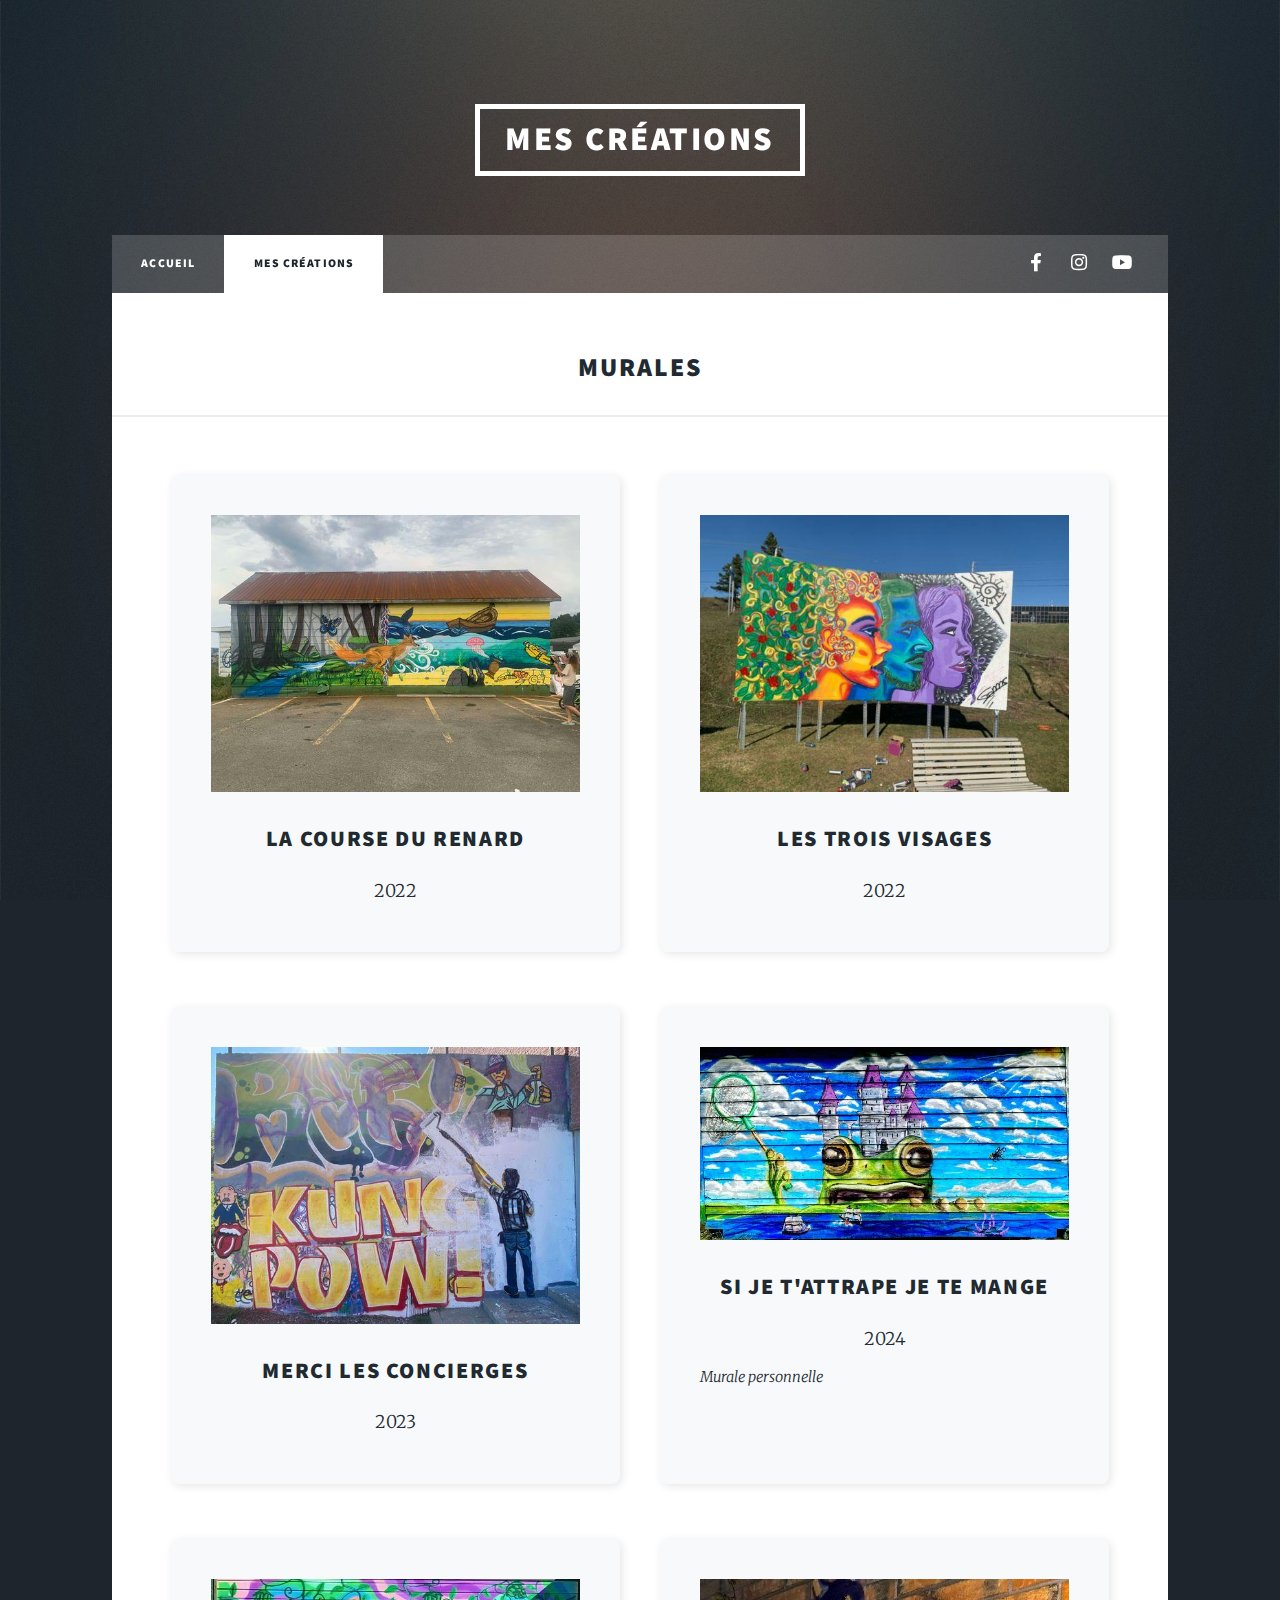
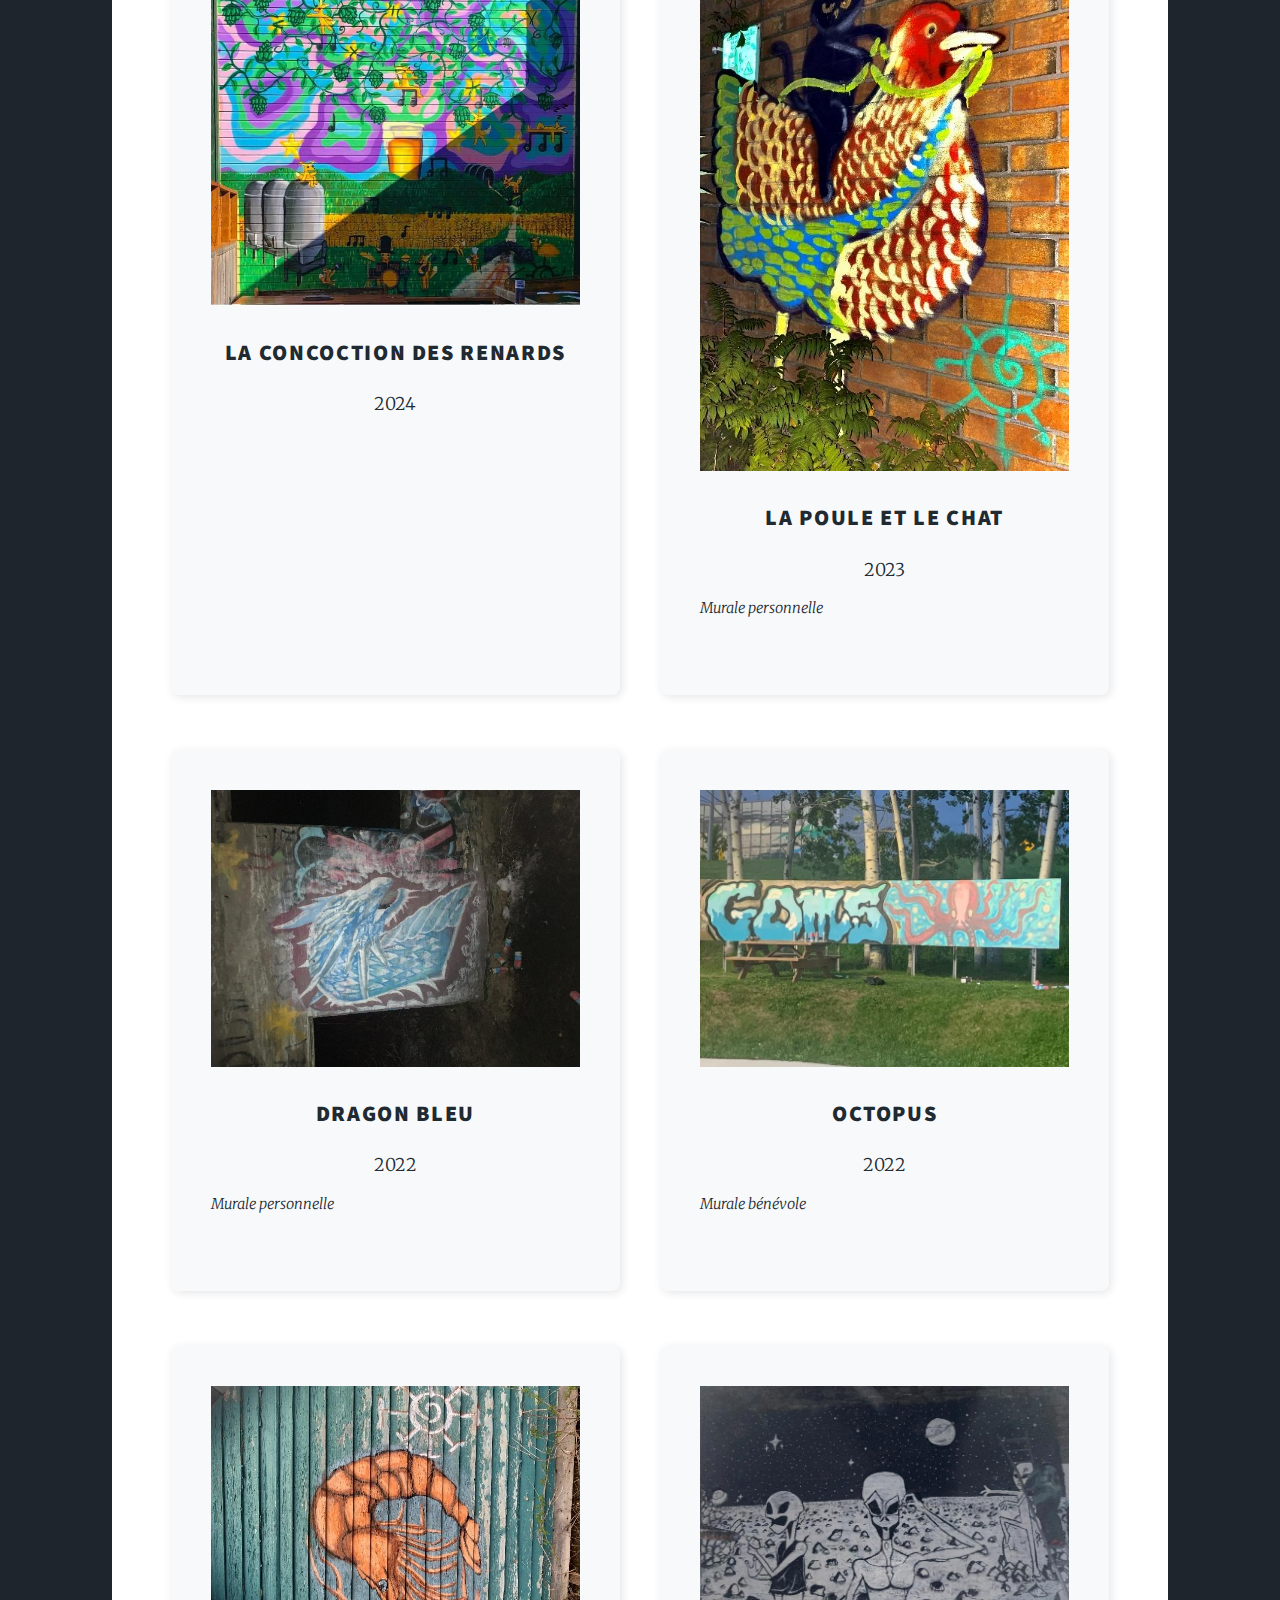
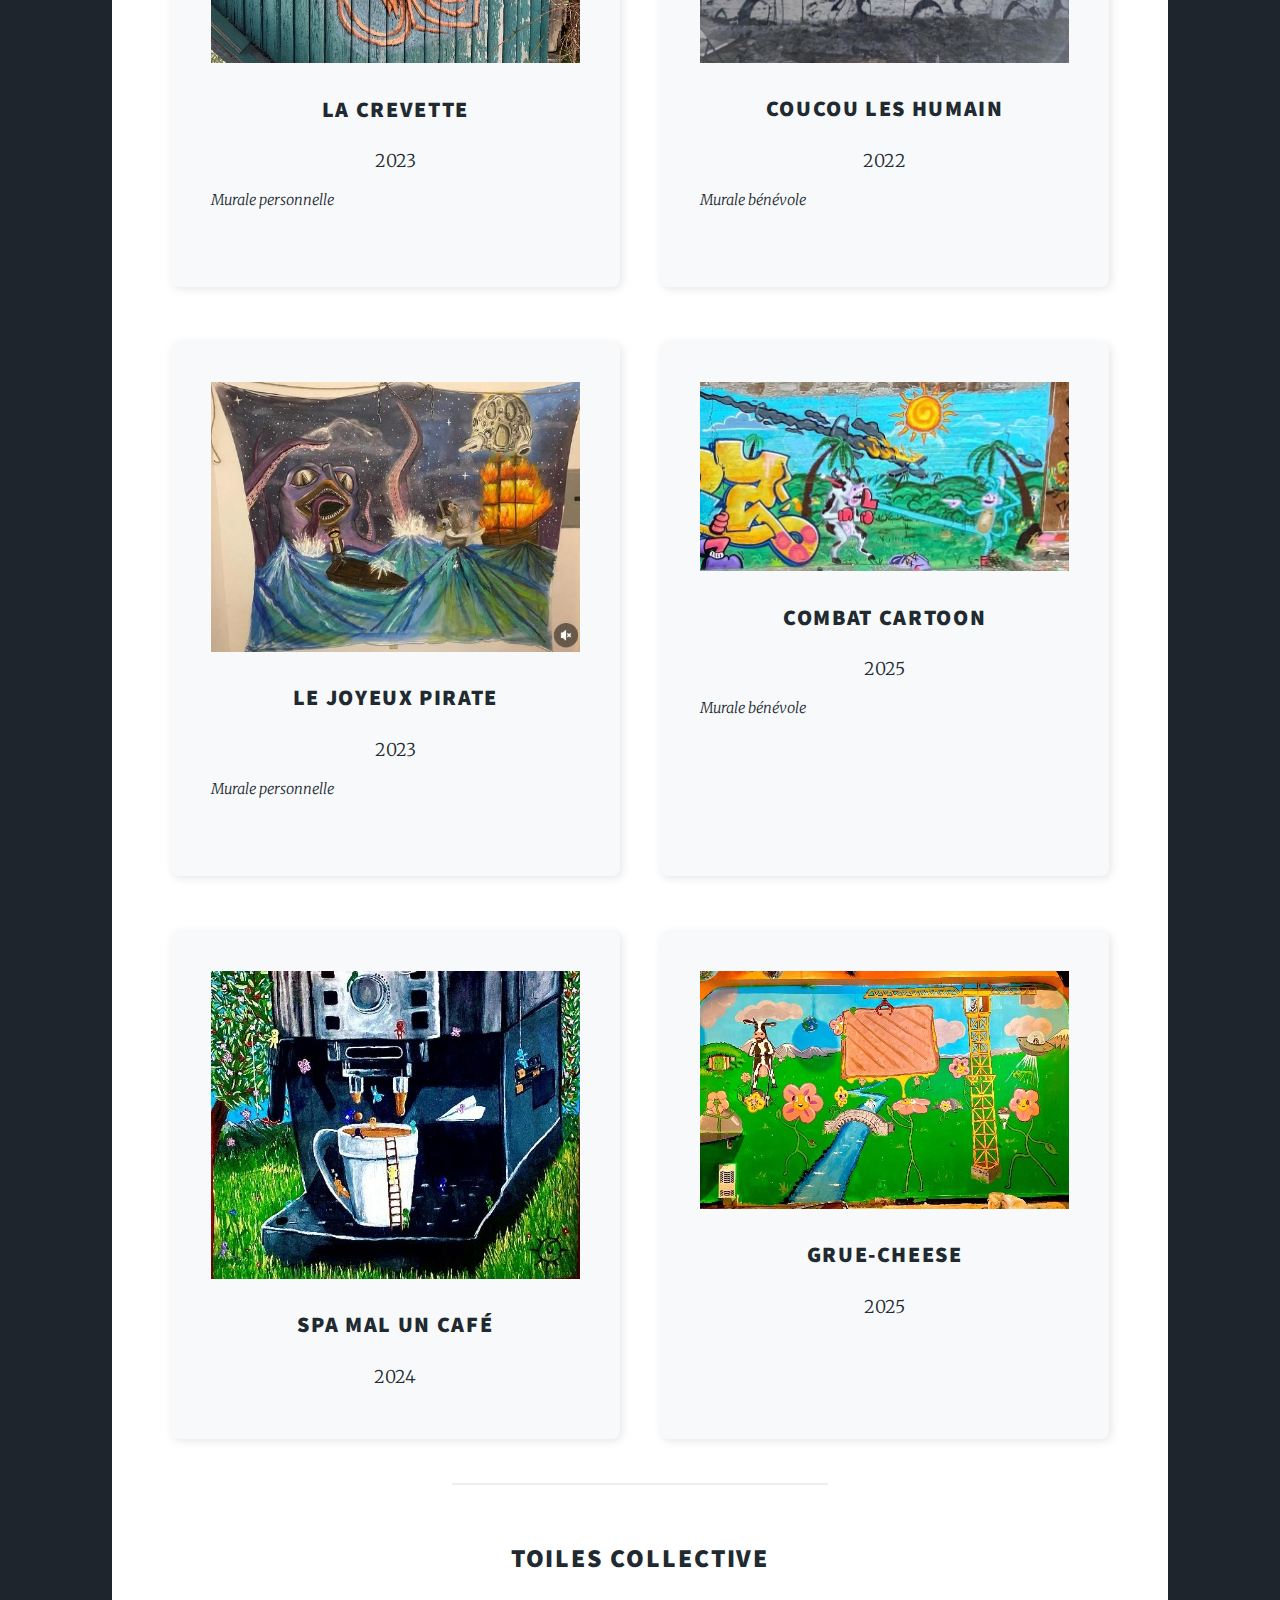
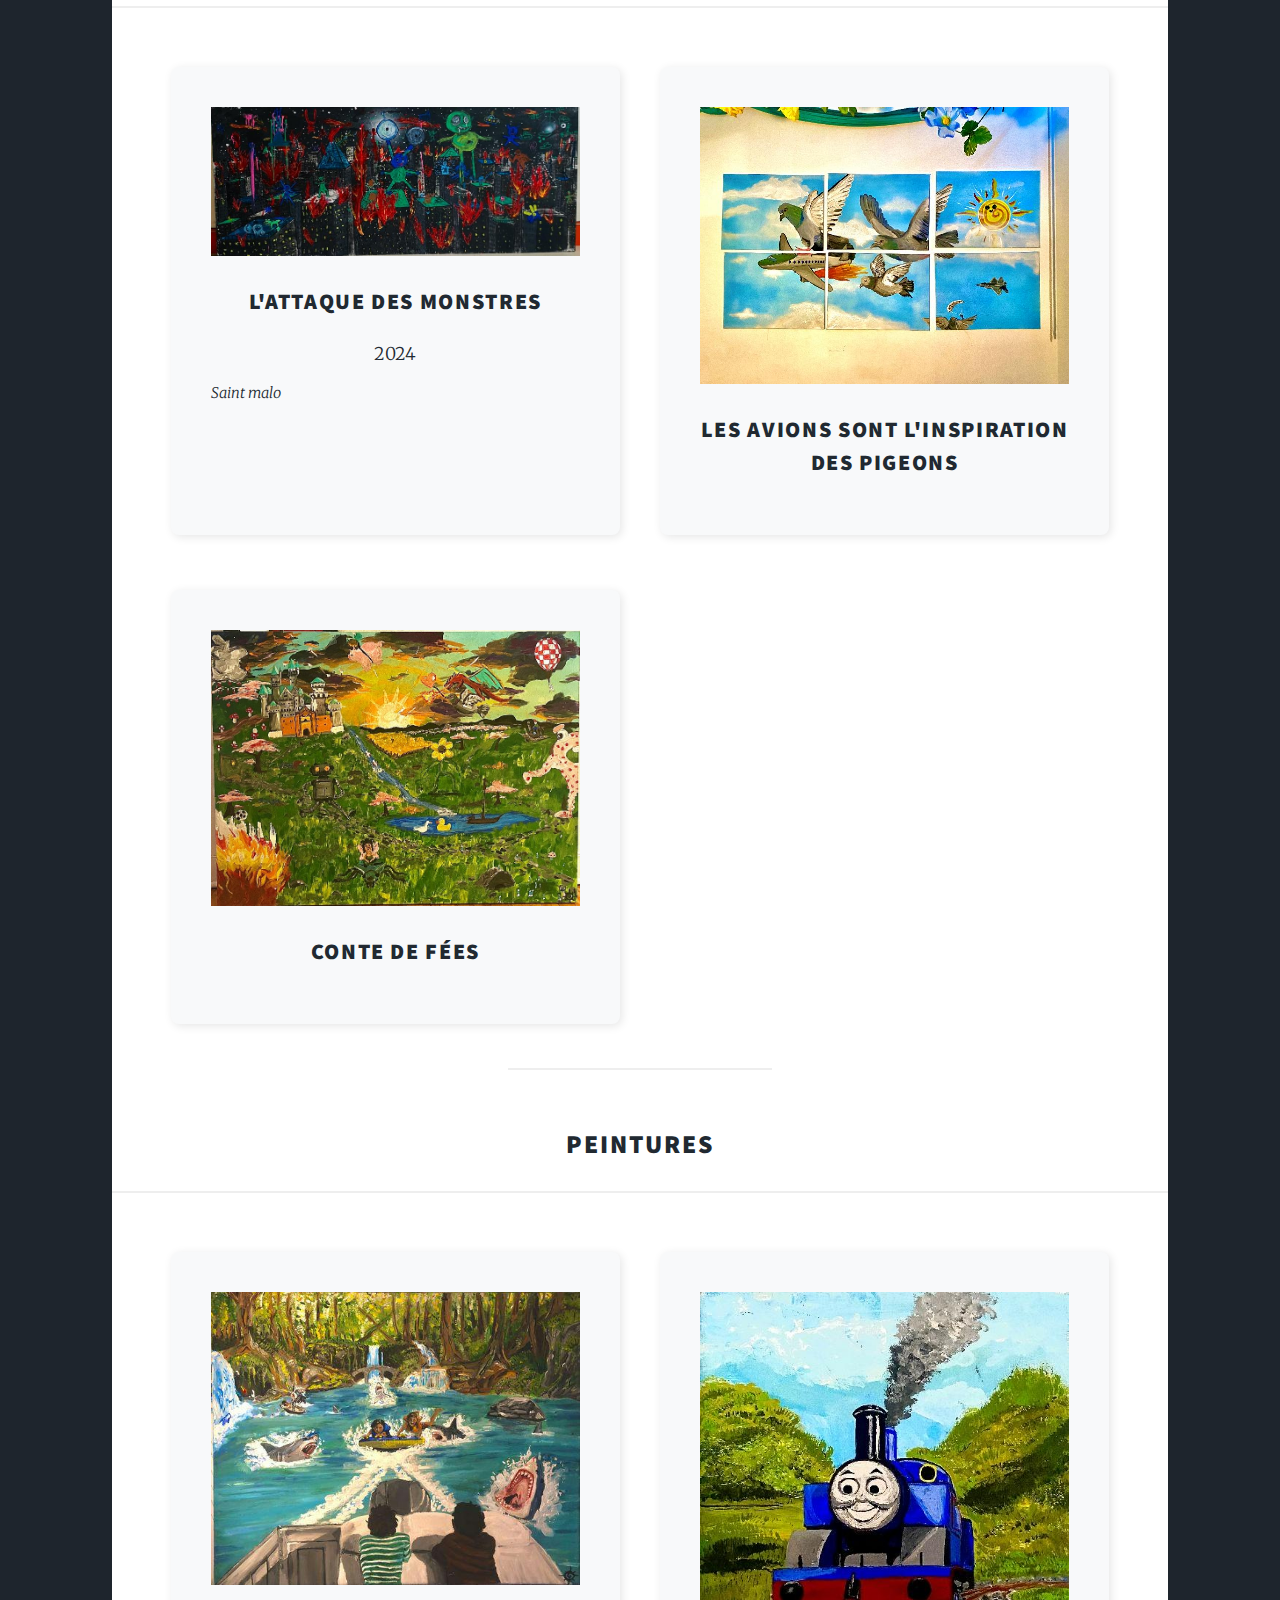
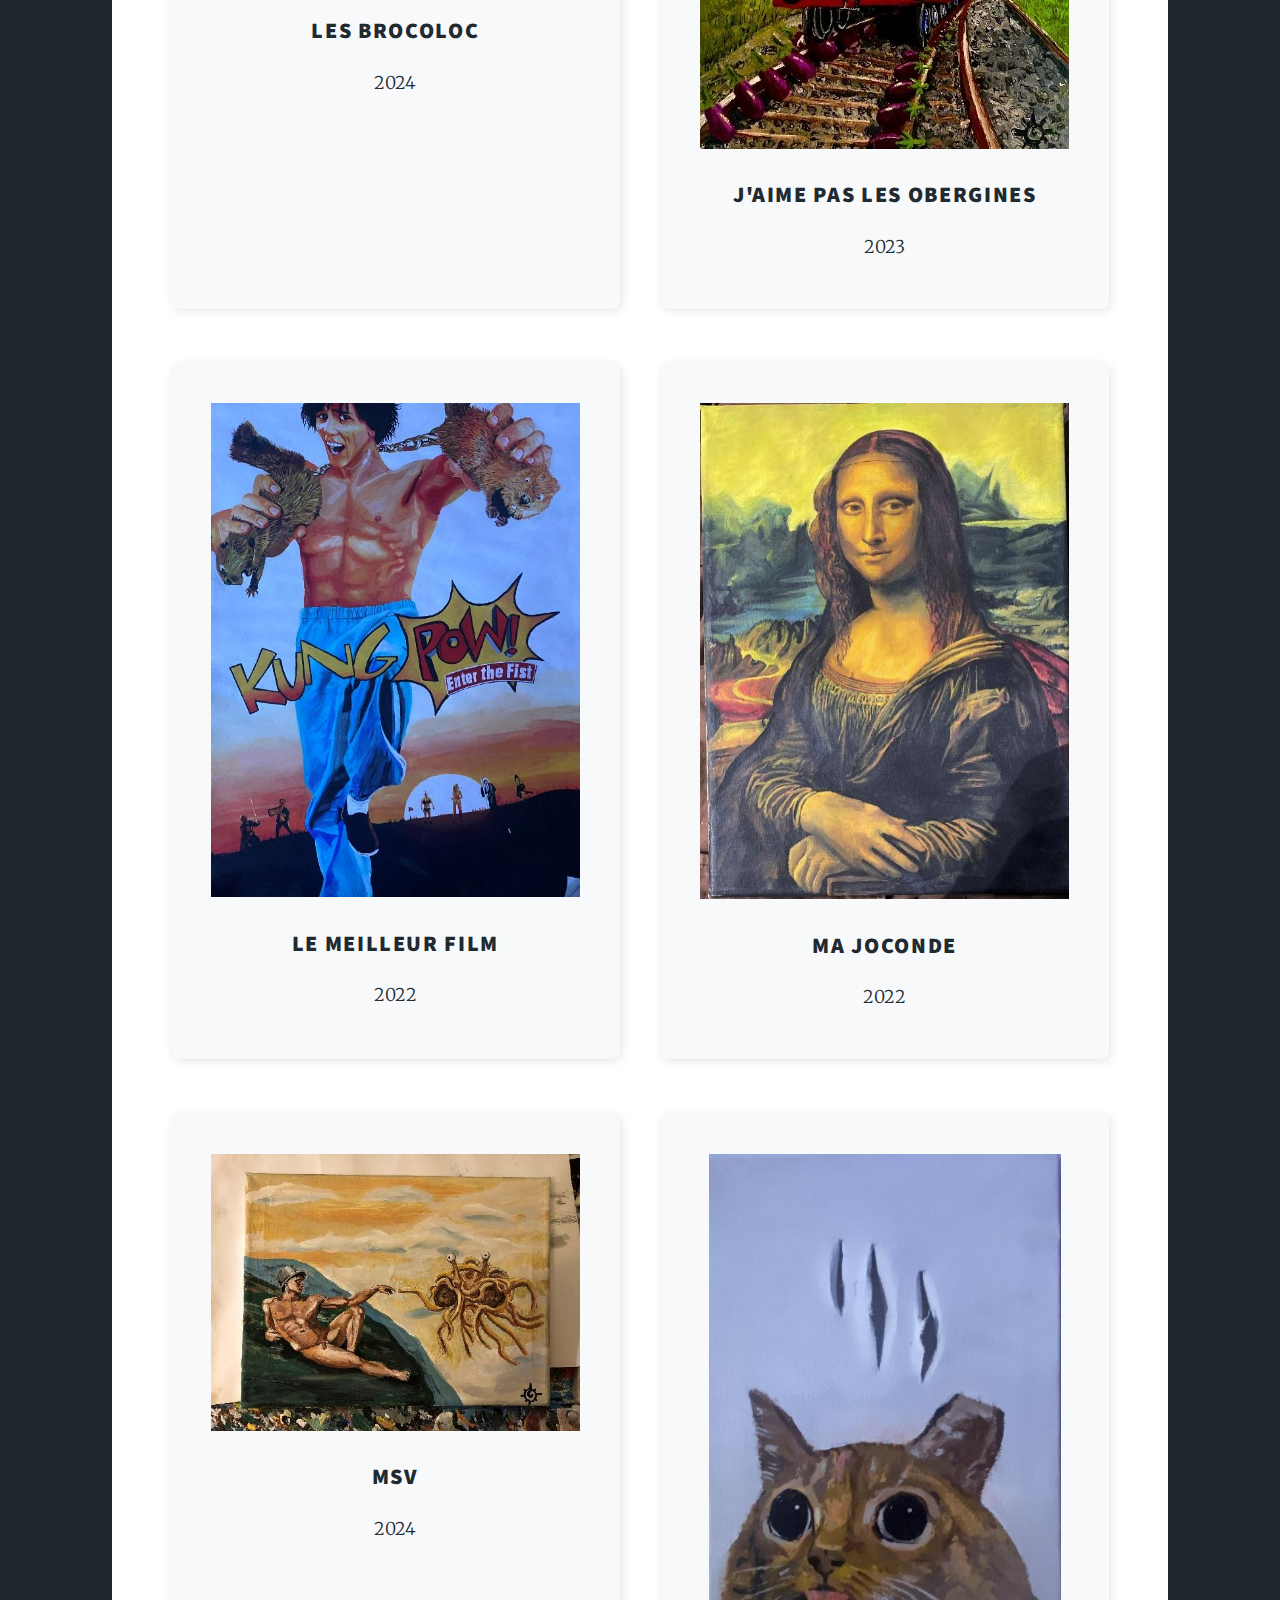
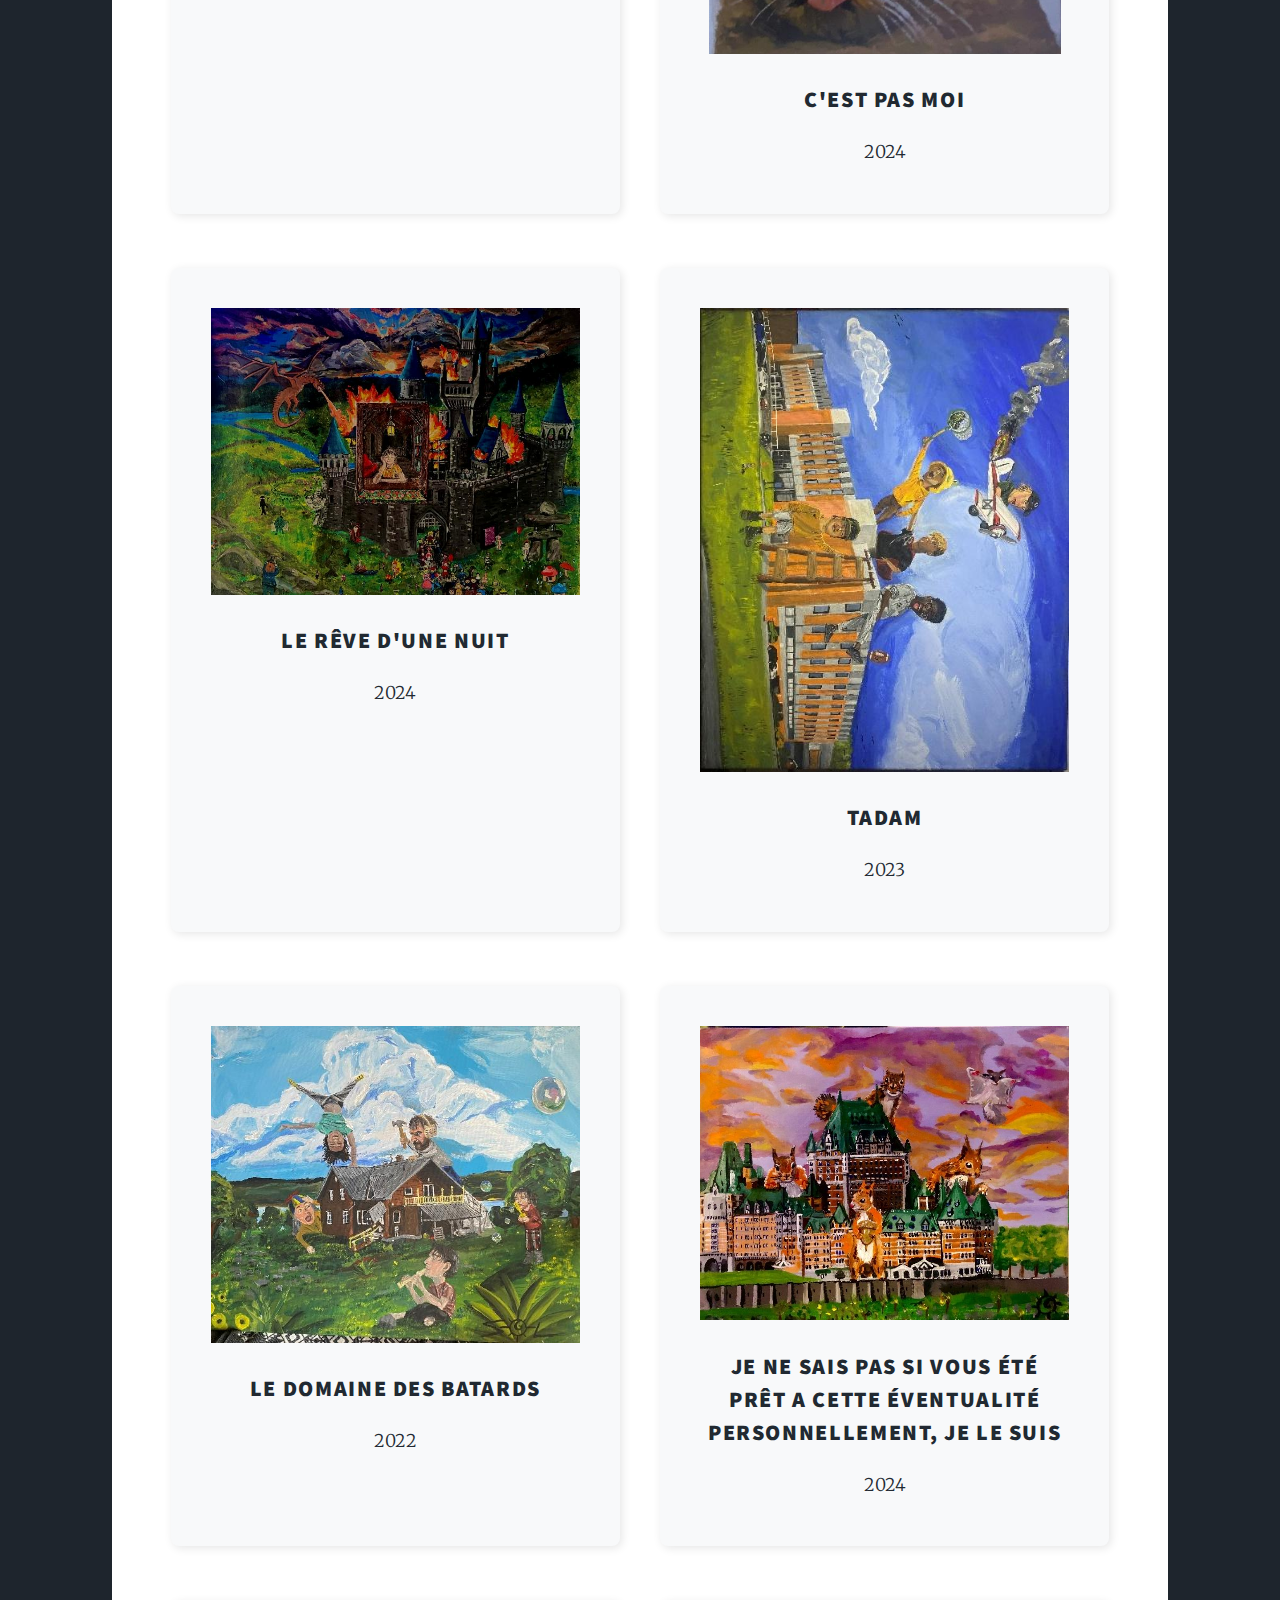
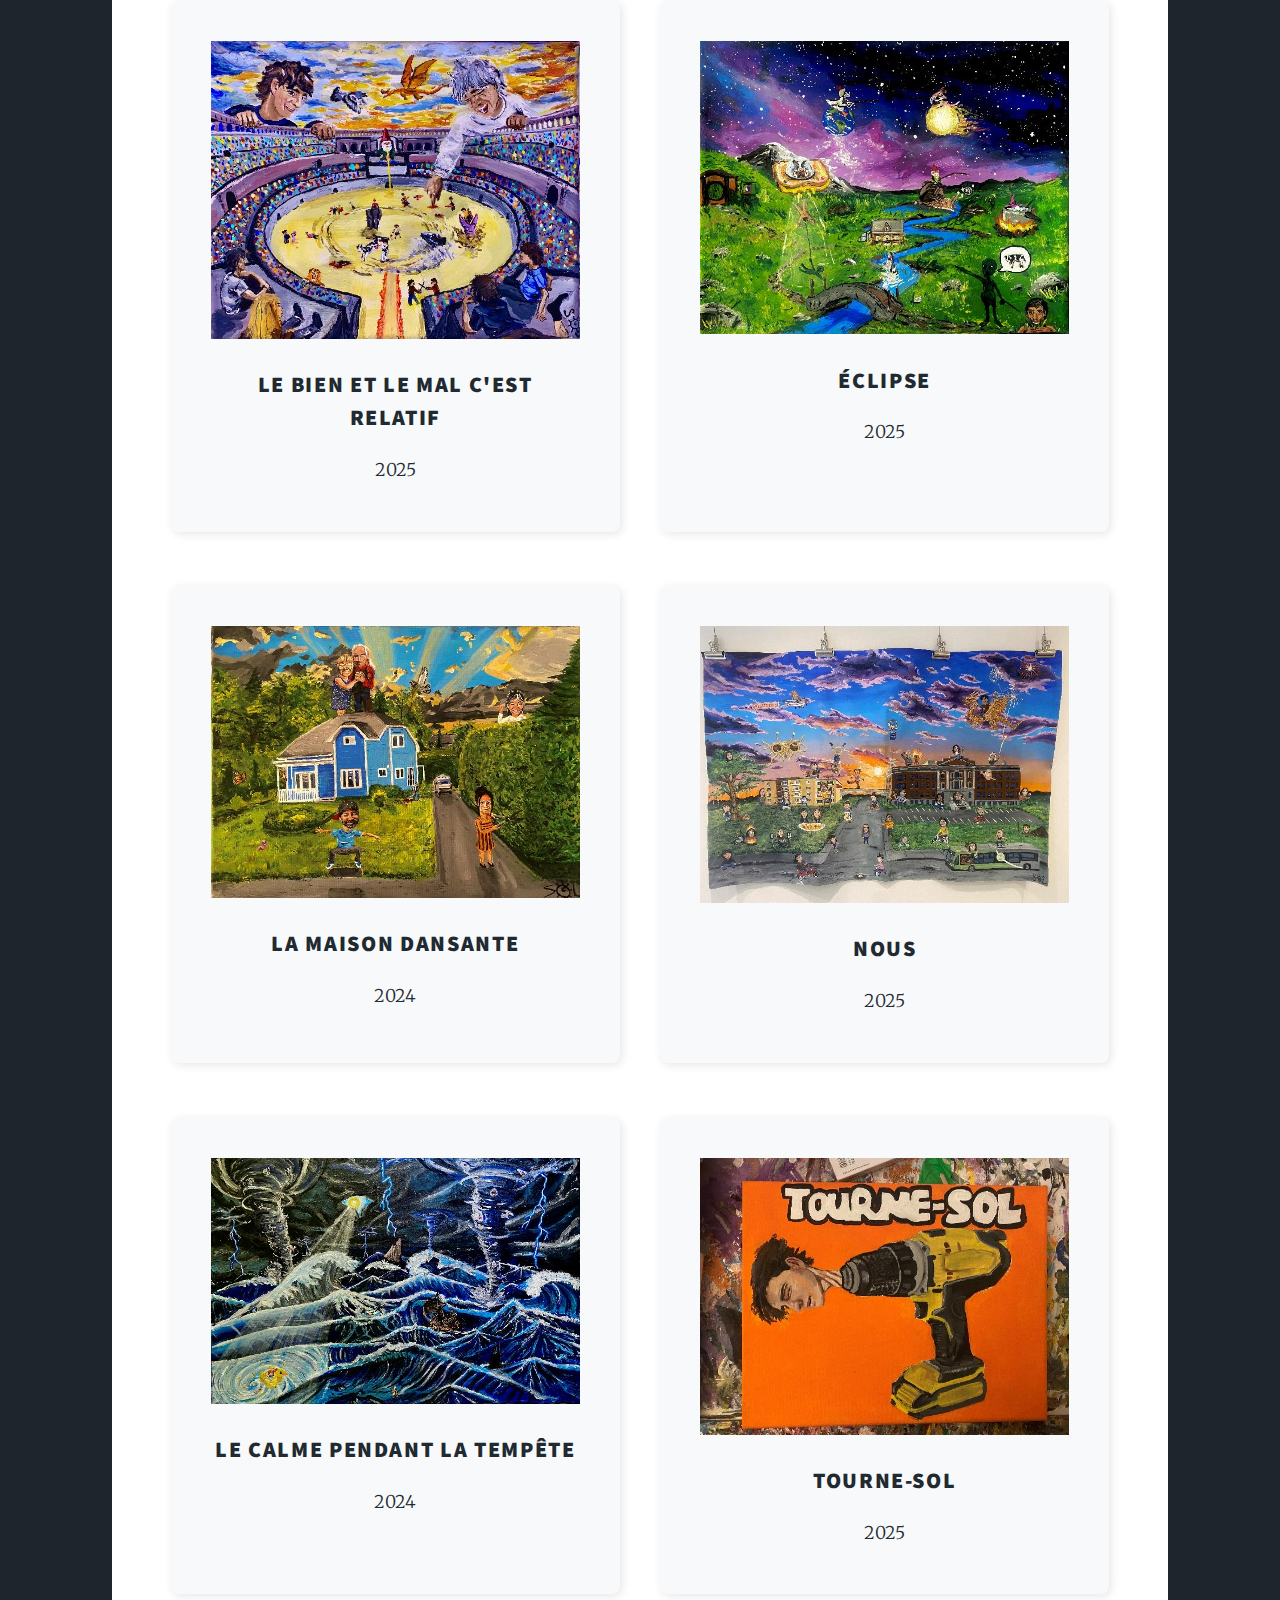
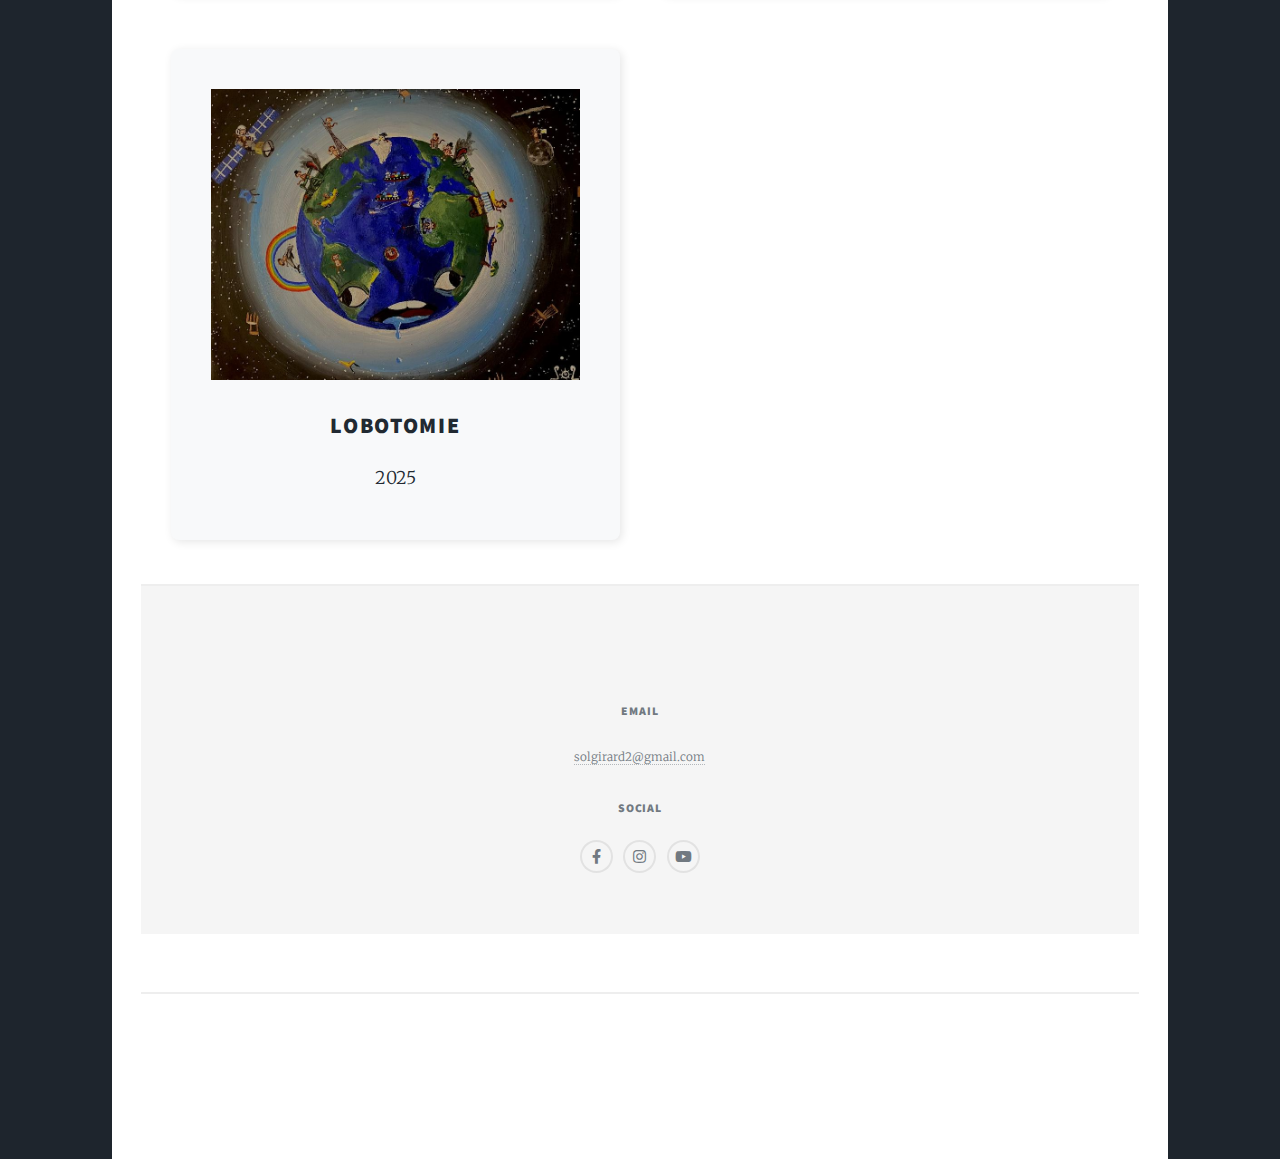
<file: toile.html>
<!DOCTYPE HTML>
<!--
	Massively by HTML5 UP
	html5up.net | @ajlkn
	Free for personal and commercial use under the CCA 3.0 license (html5up.net/license)
-->
<html>
	<head>
		<title>Toiles</title>
		<meta charset="utf-8" />
		<meta name="viewport" content="width=device-width, initial-scale=1, user-scalable=no" />
		<link rel="stylesheet" href="assets/css/main.css" />
		<noscript><link rel="stylesheet" href="assets/css/noscript.css" /></noscript>
		<style>
            .grid-container {
                display: grid;
                grid-template-columns: repeat(1, 1fr);
                gap: 40px;
                max-width: 1200px;
                margin: auto;
            }

            .customCard {
                background-color: #f8f9fa;
                padding: 40px;
                border-radius: 8px;
                text-align: center;
                box-shadow: 2px 2px 10px rgba(0,0,0,0.1);
                transition: transform 0.3s ease, box-shadow 0.3s ease;
                overflow: hidden;
                margin-bottom: 1em;
                min-height: 400px;
            }

            .customCard:hover {
                transform: scale(1.05);
                box-shadow: 4px 4px 15px rgba(0,0,0,0.2);
                z-index: 10;
                position: relative;
            }

            .customCard img {
                max-width: 100%;
                transition: transform 0.3s ease;
                max-height: 500px;
                object-fit: contain;
            }

            .customCard h4 {
                font-size: 1.5em;
                margin-top: 0.8em;
            }

            .customCard .date {
                font-size: 1.2em;
            }

            @media screen and (min-width: 1200px) {
                .grid-container {
                    grid-template-columns: repeat(2, 1fr);
                }
            }
		</style>
	</head>
	<body class="is-preload">

		<!-- Wrapper -->
		<div id="wrapper">

			<!-- Header -->
			<header id="header">
				<a href="index.html" class="logo">Mes créations</a>
			</header>

			<!-- Nav -->
			<nav id="nav">
				<ul class="links">
					<li><a href="index.html">Accueil</a></li>
					<li class="active"><a href="generic.html">Mes créations</a></li>
				</ul>
				<ul class="icons">
					<li><a href="https://www.facebook.com/sol.girard.35" class="icon brands alt fa-facebook-f"><span class="label">Facebook</span></a></li>
					<li><a href="https://www.instagram.com/girardsol/" class="icon brands fa-instagram"><span class="label">Instagram</span></a></li>
					<li><a href="https://www.youtube.com/@SOL-t4y" class="icon brands alt fa-youtube"><span class="label">YouTube</span></a></li>
				</ul>
			</nav>

			<!-- Main -->
			<div id="main" style="display: flex; flex-direction: column; justify-content: center; align-items: center;">

				<!--Murales-->
				<h2 st>Murales</h2>
				<div class="grid-container">

					<div class="customCard">
						<div class="image-container">
							<img src="images/0.jpg" alt="image 0" />
						</div>
						<div>
							<h4>La course du renard</h4>
							<span class="date">2022</span>
						</div>
					</div>

					<div class="customCard">
						<div class="image-container">
							<img src="images/1.jpg" alt="image 1" />
						</div>
						<div>
							<h4>Les trois visages</h4>
							<span class="date">2022</span>
						</div>
					</div>

					<div class="customCard">
						<div class="image-container">
							<img src="images/2.jpg" alt="image 2" />
						</div>
						<div>
							<h4>Merci les concierges</h4>
							<span class="date">2023</span>
						</div>
					</div>

					<div class="customCard">
						<div class="image-container">
							<img src="images/3.jpg" alt="image 3" />
						</div>
						<div>
							<h4>Si je t'attrape je te mange</h4>
							<span class="date">2024</span>
							<p><i>Murale personnelle</i></p>
						</div>
					</div>

					<div class="customCard">
						<div class="image-container">
							<img src="images/4.jpg" alt="image 4" />
						</div>
						<div>
							<h4>La concoction des renards</h4>
							<span class="date">2024</span>
						</div>
					</div>

					<div class="customCard">
						<div class="image-container">
							<img src="images/5.jpg" alt="image 5" />
						</div>
						<div>
							<h4>La poule et le chat</h4>
							<span class="date">2023</span>
							<p><i>Murale personnelle</i></p>
						</div>
					</div>

					<div class="customCard">
						<div class="image-container">
							<img src="images/6.jpg" alt="image 6" />
						</div>
						<div>
							<h4>Dragon bleu</h4>
							<span class="date">2022</span>
							<p><i>Murale personnelle</i></p>
						</div>
					</div>

					<div class="customCard">
						<div class="image-container">
							<img src="images/7.jpg" alt="image 7" />
						</div>
						<div>
							<h4>Octopus</h4>
							<span class="date">2022</span>
							<p><i>Murale bénévole</i></p>
						</div>
					</div>

					<div class="customCard">
						<div class="image-container">
							<img src="images/8.jpg" alt="image 8" />
						</div>
						<div>
							<h4>La crevette</h4>
							<span class="date">2023</span>
							<p><i>Murale personnelle</i></p>
						</div>
					</div>

					<div class="customCard">
						<div class="image-container">
							<img src="images/9.jpg" alt="image 9" />
						</div>
						<div>
							<h4>Coucou les humain</h4>
							<span class="date">2022</span>
							<p><i>Murale bénévole</i></p>
						</div>
					</div>

					<div class="customCard">
						<div class="image-container">
							<img src="images/10.jpg" alt="image 10" />
						</div>
						<div>
							<h4>Le joyeux pirate</h4>
							<span class="date">2023</span>
							<p><i>Murale personnelle</i></p>
						</div>
					</div>

					<div class="customCard">
						<div class="image-container">
							<img src="images/11.jpg" alt="image 11" />
						</div>
						<div>
							<h4>Combat cartoon</h4>
							<span class="date">2025</span>
							<p><i>Murale bénévole</i></p>
						</div>
					</div>

					<div class="customCard">
						<div class="image-container">
							<img src="images/12.jpg" alt="image 12" />
						</div>
						<div>
							<h4>Spa mal un café</h4>
							<span class="date">2024</span>
						</div>
					</div>

					<div class="customCard">
						<div class="image-container">
							<img src="images/13.jpg" alt="image 13" />
						</div>
						<div>
							<h4>Grue-Cheese</h4>
							<span class="date">2025</span>
						</div>
					</div>
				</div>

				<!--Toiles collective-->
				<h2>Toiles collective</h2>
				<div class="grid-container">
					<div class="customCard">
						<div class="image-container">
							<img src="images/14.jpg" alt="image 14" />
						</div>
						<div>
							<h4>L'attaque des monstres</h4>
							<span class="date">2024</span>
							<p><i>Saint malo</i></p>
						</div>
					</div>

					<div class="customCard">
						<div class="image-container">
							<img src="images/15.jpg" alt="image 15" />
						</div>
						<div>
							<h4>Les avions sont l'inspiration des pigeons</h4>
						</div>
					</div>

					<div class="customCard">
						<div class="image-container">
							<img src="images/16.jpg" alt="image 16" />
						</div>
						<div>
							<h4>Conte de fées</h4>
						</div>
					</div>
				</div>


				<!--Peintures-->
				<h2>Peintures</h2>
				<div class="grid-container">
					<div class="customCard">
						<div class="image-container">
							<img src="images/17.jpg" alt="image 17" />
						</div>
						<div>
							<h4>Les brocoloc</h4>
							<span class="date">2024</span>
						</div>
					</div>

					<div class="customCard">
						<div class="image-container">
							<img src="images/18.jpg" alt="image 18" />
						</div>
						<div>
							<h4>J'aime pas les obergines</h4>
							<span class="date">2023</span>
						</div>
					</div>

					<div class="customCard">
						<div class="image-container">
							<img src="images/19.jpg" alt="image 19" />
						</div>
						<div>
							<h4>Le meilleur film</h4>
							<span class="date">2022</span>
						</div>
					</div>

					<div class="customCard">
						<div class="image-container">
							<img src="images/20.jpg" alt="image 20" />
						</div>
						<div>
							<h4>Ma joconde</h4>
							<span class="date">2022</span>
						</div>
					</div>

					<div class="customCard">
						<div class="image-container">
							<img src="images/21.jpg" alt="image 21" />
						</div>
						<div>
							<h4>MSV</h4>
							<span class="date">2024</span>
						</div>
					</div>

					<div class="customCard">
						<div class="image-container">
							<img src="images/22.jpg" alt="image 22" />
						</div>
						<div>
							<h4>C'est pas moi</h4>
							<span class="date">2024</span>
						</div>
					</div>

					<div class="customCard">
						<div class="image-container">
							<img src="images/23.jpg" alt="image 23" />
						</div>
						<div>
							<h4>Le rêve d'une nuit</h4>
							<span class="date">2024</span>
						</div>
					</div>

					<div class="customCard">
						<div class="image-container">
							<img src="images/24.jpg" alt="image 24" />
						</div>
						<div>
							<h4>Tadam</h4>
							<span class="date">2023</span>
						</div>
					</div>

					<div class="customCard">
						<div class="image-container">
							<img src="images/25.jpg" alt="image 25" />
						</div>
						<div>
							<h4>Le domaine des batards</h4>
							<span class="date">2022</span>
						</div>
					</div>

					<div class="customCard">
						<div class="image-container">
							<img src="images/26.jpg" alt="image 26" />
						</div>
						<div>
							<h4>Je ne sais pas si vous été prêt a cette éventualité personnellement, je le suis</h4>
							<span class="date">2024</span>
						</div>
					</div>

					<div class="customCard">
						<div class="image-container">
							<img src="images/27.jpg" alt="image 27" />
						</div>
						<div>
							<h4>Le bien et le mal c'est relatif</h4>
							<span class="date">2025</span>
						</div>
					</div>

					<div class="customCard">
						<div class="image-container">
							<img src="images/28.jpg" alt="image 28" />
						</div>
						<div>
							<h4>Éclipse</h4>
							<span class="date">2025</span>
						</div>
					</div>

					<div class="customCard">
						<div class="image-container">
							<img src="images/29.jpg" alt="image 29" />
						</div>
						<div>
							<h4>La maison dansante</h4>
							<span class="date">2024</span>
						</div>
					</div>

					<div class="customCard">
						<div class="image-container">
							<img src="images/30.jpg" alt="image 30" />
						</div>
						<div>
							<h4>Nous</h4>
							<span class="date">2025</span>
						</div>
					</div>

					<div class="customCard">
						<div class="image-container">
							<img src="images/31.jpg" alt="image 31" />
						</div>
						<div>
							<h4>Le calme pendant la tempête</h4>
							<span class="date">2024</span>
						</div>
					</div>

					<div class="customCard">
						<div class="image-container">
							<img src="images/32.jpg" alt="image 32" />
						</div>
						<div>
							<h4>Tourne-sol</h4>
							<span class="date">2025</span>
						</div>
					</div>

					<div class="customCard">
						<div class="image-container">
							<img src="images/33.jpg" alt="image 33" />
						</div>
						<div>
							<h4>Lobotomie</h4>
							<span class="date">2025</span>
						</div>
				</div>

			</div>

			<!-- Footer -->
			<footer id="footer" style="display: flex; flex-direction: column;">
				<div style="display: flex; justify-content: center; align-items: center; text-align: center; margin-top: 4em;">
					<div style="text-align: center;">
						<h3>Email</h3>
						<p style="text-align: center;"><a href="mailto:solgirard2@gmail.com">solgirard2@gmail.com</a></p>
					</div>
				</div>
				<div style="display: flex; justify-content: center; align-items: center; flex-direction: column;">
					<h3>Social</h3>
					<ul class="icons alt" style="text-align: center;">
						<li><a href="https://www.facebook.com/sol.girard.35" class="icon brands alt fa-facebook-f"><span class="label">Facebook</span></a></li>
						<li><a href="https://www.instagram.com/girardsol/" class="icon brands alt fa-instagram"><span class="label">Instagram</span></a></li>
						<li><a href="https://www.youtube.com/@SOL-t4y" class="icon brands alt fa-youtube"><span class="label">YouTube</span></a></li>
					</ul>
				</div>
			</footer>

			<!-- Copyright -->
			<div id="copyright">
				<ul><li>&copy; Sol Girard</li><li>Design: <a href="https://html5up.net">HTML5 UP</a></li></ul>
			</div>

		</div>

		<!-- Scripts -->
			<script src="assets/js/jquery.min.js"></script>
			<script src="assets/js/jquery.scrollex.min.js"></script>
			<script src="assets/js/jquery.scrolly.min.js"></script>
			<script src="assets/js/browser.min.js"></script>
			<script src="assets/js/breakpoints.min.js"></script>
			<script src="assets/js/util.js"></script>
			<script src="assets/js/main.js"></script>

	</body>
</html>
</file>
<file: assets/css/main.css>
@import url(fontawesome-all.min.css);
@import url("https://fonts.googleapis.com/css?family=Merriweather:300,700,300italic,700italic|Source+Sans+Pro:900");

/*
	Massively by HTML5 UP
	html5up.net | @ajlkn
	Free for personal and commercial use under the CCA 3.0 license (html5up.net/license)
*/

html, body, div, span, applet, object,
iframe, h1, h2, h3, h4, h5, h6, p, blockquote,
pre, a, abbr, acronym, address, big, cite,
code, del, dfn, em, img, ins, kbd, q, s, samp,
small, strike, strong, sub, sup, tt, var, b,
u, i, center, dl, dt, dd, ol, ul, li, fieldset,
form, label, legend, table, caption, tbody,
tfoot, thead, tr, th, td, article, aside,
canvas, details, embed, figure, figcaption,
footer, header, hgroup, menu, nav, output, ruby,
section, summary, time, mark, audio, video {
	margin: 0;
	padding: 0;
	border: 0;
	font-size: 100%;
	font: inherit;
	vertical-align: baseline;}

article, aside, details, figcaption, figure,
footer, header, hgroup, menu, nav, section {
	display: block;}

body {
	line-height: 1;
}

ol, ul {
	list-style: none;
}

blockquote, q {
	quotes: none;
}

	blockquote:before, blockquote:after, q:before, q:after {
		content: '';
		content: none;
	}

table {
	border-collapse: collapse;
	border-spacing: 0;
}

body {
	-webkit-text-size-adjust: none;
}

mark {
	background-color: transparent;
	color: inherit;
}

input::-moz-focus-inner {
	border: 0;
	padding: 0;
}

input, select, textarea {
	-moz-appearance: none;
	-webkit-appearance: none;
	-ms-appearance: none;
	appearance: none;
}

/* Basic */

	@-ms-viewport {
		width: device-width;
	}

	body {
		-ms-overflow-style: scrollbar;
	}

	@media screen and (max-width: 480px) {

		html, body {
			min-width: 320px;
		}

	}

	html {
		box-sizing: border-box;
	}

	*, *:before, *:after {
		box-sizing: inherit;
	}

	body {
		background-color: #1e252d;
	}

		body.is-preload *, body.is-preload *:before, body.is-preload *:after {
			-moz-animation: none !important;
			-webkit-animation: none !important;
			-ms-animation: none !important;
			animation: none !important;
			-moz-transition: none !important;
			-webkit-transition: none !important;
			-ms-transition: none !important;
			transition: none !important;
		}

/* Type */

	html {
		font-size: 16pt;
	}

		@media screen and (max-width: 1680px) {

			html {
				font-size: 12pt;
			}

		}

		@media screen and (max-width: 1280px) {

			html {
				font-size: 11pt;
			}

		}

		@media screen and (max-width: 360px) {

			html {
				font-size: 10pt;
			}

		}

	body {
		color: #212931;
	}

	body, input, select, textarea {
		font-family: "Merriweather", Georgia, serif;
		font-weight: 300;
		font-size: 1rem;
		line-height: 2.375;
	}

	a {
		-moz-transition: color 0.2s ease-in-out, background-color 0.2s ease-in-out, border-color 0.2s ease-in-out, box-shadow 0.2s ease-in-out;
		-webkit-transition: color 0.2s ease-in-out, background-color 0.2s ease-in-out, border-color 0.2s ease-in-out, box-shadow 0.2s ease-in-out;
		-ms-transition: color 0.2s ease-in-out, background-color 0.2s ease-in-out, border-color 0.2s ease-in-out, box-shadow 0.2s ease-in-out;
		transition: color 0.2s ease-in-out, background-color 0.2s ease-in-out, border-color 0.2s ease-in-out, box-shadow 0.2s ease-in-out;
		border-bottom: dotted 1px;
		text-decoration: none;
	}

		a:hover {
			border-bottom-color: transparent;
		}

	strong, b {
		font-weight: 600;
	}

	em, i {
		font-style: italic;
	}

	p {
		text-align: justify;
		margin: 0 0 2rem 0;
	}

	h1, h2, h3, h4, h5, h6 {
		font-family: "Source Sans Pro", Helvetica, sans-serif;
		font-weight: 900;
		line-height: 1.5;
		letter-spacing: 0.075em;
		text-transform: uppercase;
		margin: 0 0 1rem 0;
	}

		h1 a, h2 a, h3 a, h4 a, h5 a, h6 a {
			border-bottom: 0;
			color: inherit;
			text-decoration: none;
		}

	h1 {
		font-size: 4rem;
		line-height: 1.1;
		margin: 0 0 2rem 0;
	}

	h2 {
		font-size: 1.75rem;
		line-height: 1.3;
		margin: 0 0 1.5rem 0;
	}

	h3 {
		font-size: 1.25rem;
		margin: 0 0 1.5rem 0;
	}

	h4 {
		font-size: 1rem;
	}

	h5 {
		font-size: 0.9rem;
	}

	h6 {
		font-size: 0.8rem;
	}

	sub {
		font-size: 0.8rem;
		position: relative;
		top: 0.5rem;
	}

	sup {
		font-size: 0.8rem;
		position: relative;
		top: -0.5rem;
	}

	blockquote {
		border-left: solid 4px;
		font-style: italic;
		margin: 0 0 2rem 0;
		padding: 0.5rem 0 0.5rem 2rem;
	}

	code {
		border: solid 2px;
		font-family: "Courier New", monospace;
		font-size: 0.9rem;
		margin: 0 0.25rem;
		padding: 0.25rem 0.65rem;
	}

	pre {
		-webkit-overflow-scrolling: touch;
		font-family: "Courier New", monospace;
		font-size: 0.9rem;
		margin: 0 0 2rem 0;
	}

		pre code {
			display: block;
			line-height: 1.75;
			padding: 1rem 1.5rem;
			overflow-x: auto;
		}

	hr {
		border: 0;
		border-bottom: solid 2px;
		margin: 3rem 0;
	}

		hr.major {
			margin: 5rem 0;
		}

	.align-left {
		text-align: left;
	}

	.align-center {
		text-align: center;
	}

	.align-right {
		text-align: right;
	}

	input, select, textarea {
		color: #212931;
	}

	a {
		color: #212931;
		border-bottom-color: rgba(33, 41, 49, 0.5);
	}

		a:hover {
			border-bottom-color: transparent;
			color: #18bfef !important;
		}

	strong, b {
		color: #212931;
	}

	h1, h2, h3, h4, h5, h6 {
		color: #212931;
	}

	blockquote {
		border-left-color: #eeeeee;
	}

	code {
		background: rgba(220, 220, 220, 0.25);
		border-color: #eeeeee;
	}

	hr {
		border-bottom-color: #eeeeee;
	}

/* Row */

	.row {
		display: flex;
		flex-wrap: wrap;
		box-sizing: border-box;
		align-items: stretch;
	}

		.row > * {
			box-sizing: border-box;
		}

		.row.gtr-uniform > * > :last-child {
			margin-bottom: 0;
		}

		.row.aln-left {
			justify-content: flex-start;
		}

		.row.aln-center {
			justify-content: center;
		}

		.row.aln-right {
			justify-content: flex-end;
		}

		.row.aln-top {
			align-items: flex-start;
		}

		.row.aln-middle {
			align-items: center;
		}

		.row.aln-bottom {
			align-items: flex-end;
		}

		.row > .imp {
			order: -1;
		}

		.row > .col-1 {
			width: 8.33333%;
		}

		.row > .off-1 {
			margin-left: 8.33333%;
		}

		.row > .col-2 {
			width: 16.66667%;
		}

		.row > .off-2 {
			margin-left: 16.66667%;
		}

		.row > .col-3 {
			width: 25%;
		}

		.row > .off-3 {
			margin-left: 25%;
		}

		.row > .col-4 {
			width: 33.33333%;
		}

		.row > .off-4 {
			margin-left: 33.33333%;
		}

		.row > .col-5 {
			width: 41.66667%;
		}

		.row > .off-5 {
			margin-left: 41.66667%;
		}

		.row > .col-6 {
			width: 50%;
		}

		.row > .off-6 {
			margin-left: 50%;
		}

		.row > .col-7 {
			width: 58.33333%;
		}

		.row > .off-7 {
			margin-left: 58.33333%;
		}

		.row > .col-8 {
			width: 66.66667%;
		}

		.row > .off-8 {
			margin-left: 66.66667%;
		}

		.row > .col-9 {
			width: 75%;
		}

		.row > .off-9 {
			margin-left: 75%;
		}

		.row > .col-10 {
			width: 83.33333%;
		}

		.row > .off-10 {
			margin-left: 83.33333%;
		}

		.row > .col-11 {
			width: 91.66667%;
		}

		.row > .off-11 {
			margin-left: 91.66667%;
		}

		.row > .col-12 {
			width: 100%;
		}

		.row > .off-12 {
			margin-left: 100%;
		}

		.row.gtr-0 {
			margin-top: 0;
			margin-left: 0rem;
		}

			.row.gtr-0 > * {
				padding: 0 0 0 0rem;
			}

			.row.gtr-0.gtr-uniform {
				margin-top: 0rem;
			}

				.row.gtr-0.gtr-uniform > * {
					padding-top: 0rem;
				}

		.row.gtr-25 {
			margin-top: 0;
			margin-left: -0.375rem;
		}

			.row.gtr-25 > * {
				padding: 0 0 0 0.375rem;
			}

			.row.gtr-25.gtr-uniform {
				margin-top: -0.375rem;
			}

				.row.gtr-25.gtr-uniform > * {
					padding-top: 0.375rem;
				}

		.row.gtr-50 {
			margin-top: 0;
			margin-left: -0.75rem;
		}

			.row.gtr-50 > * {
				padding: 0 0 0 0.75rem;
			}

			.row.gtr-50.gtr-uniform {
				margin-top: -0.75rem;
			}

				.row.gtr-50.gtr-uniform > * {
					padding-top: 0.75rem;
				}

		.row {
			margin-top: 0;
			margin-left: -1.5rem;
		}

			.row > * {
				padding: 0 0 0 1.5rem;
			}

			.row.gtr-uniform {
				margin-top: -1.5rem;
			}

				.row.gtr-uniform > * {
					padding-top: 1.5rem;
				}

		.row.gtr-150 {
			margin-top: 0;
			margin-left: -2.25rem;
		}

			.row.gtr-150 > * {
				padding: 0 0 0 2.25rem;
			}

			.row.gtr-150.gtr-uniform {
				margin-top: -2.25rem;
			}

				.row.gtr-150.gtr-uniform > * {
					padding-top: 2.25rem;
				}

		.row.gtr-200 {
			margin-top: 0;
			margin-left: -3rem;
		}

			.row.gtr-200 > * {
				padding: 0 0 0 3rem;
			}

			.row.gtr-200.gtr-uniform {
				margin-top: -3rem;
			}

				.row.gtr-200.gtr-uniform > * {
					padding-top: 3rem;
				}

		@media screen and (max-width: 1680px) {

			.row {
				display: flex;
				flex-wrap: wrap;
				box-sizing: border-box;
				align-items: stretch;
			}

				.row > * {
					box-sizing: border-box;
				}

				.row.gtr-uniform > * > :last-child {
					margin-bottom: 0;
				}

				.row.aln-left {
					justify-content: flex-start;
				}

				.row.aln-center {
					justify-content: center;
				}

				.row.aln-right {
					justify-content: flex-end;
				}

				.row.aln-top {
					align-items: flex-start;
				}

				.row.aln-middle {
					align-items: center;
				}

				.row.aln-bottom {
					align-items: flex-end;
				}

				.row > .imp-xlarge {
					order: -1;
				}

				.row > .col-1-xlarge {
					width: 8.33333%;
				}

				.row > .off-1-xlarge {
					margin-left: 8.33333%;
				}

				.row > .col-2-xlarge {
					width: 16.66667%;
				}

				.row > .off-2-xlarge {
					margin-left: 16.66667%;
				}

				.row > .col-3-xlarge {
					width: 25%;
				}

				.row > .off-3-xlarge {
					margin-left: 25%;
				}

				.row > .col-4-xlarge {
					width: 33.33333%;
				}

				.row > .off-4-xlarge {
					margin-left: 33.33333%;
				}

				.row > .col-5-xlarge {
					width: 41.66667%;
				}

				.row > .off-5-xlarge {
					margin-left: 41.66667%;
				}

				.row > .col-6-xlarge {
					width: 50%;
				}

				.row > .off-6-xlarge {
					margin-left: 50%;
				}

				.row > .col-7-xlarge {
					width: 58.33333%;
				}

				.row > .off-7-xlarge {
					margin-left: 58.33333%;
				}

				.row > .col-8-xlarge {
					width: 66.66667%;
				}

				.row > .off-8-xlarge {
					margin-left: 66.66667%;
				}

				.row > .col-9-xlarge {
					width: 75%;
				}

				.row > .off-9-xlarge {
					margin-left: 75%;
				}

				.row > .col-10-xlarge {
					width: 83.33333%;
				}

				.row > .off-10-xlarge {
					margin-left: 83.33333%;
				}

				.row > .col-11-xlarge {
					width: 91.66667%;
				}

				.row > .off-11-xlarge {
					margin-left: 91.66667%;
				}

				.row > .col-12-xlarge {
					width: 100%;
				}

				.row > .off-12-xlarge {
					margin-left: 100%;
				}

				.row.gtr-0 {
					margin-top: 0;
					margin-left: 0rem;
				}

					.row.gtr-0 > * {
						padding: 0 0 0 0rem;
					}

					.row.gtr-0.gtr-uniform {
						margin-top: 0rem;
					}

						.row.gtr-0.gtr-uniform > * {
							padding-top: 0rem;
						}

				.row.gtr-25 {
					margin-top: 0;
					margin-left: -0.375rem;
				}

					.row.gtr-25 > * {
						padding: 0 0 0 0.375rem;
					}

					.row.gtr-25.gtr-uniform {
						margin-top: -0.375rem;
					}

						.row.gtr-25.gtr-uniform > * {
							padding-top: 0.375rem;
						}

				.row.gtr-50 {
					margin-top: 0;
					margin-left: -0.75rem;
				}

					.row.gtr-50 > * {
						padding: 0 0 0 0.75rem;
					}

					.row.gtr-50.gtr-uniform {
						margin-top: -0.75rem;
					}

						.row.gtr-50.gtr-uniform > * {
							padding-top: 0.75rem;
						}

				.row {
					margin-top: 0;
					margin-left: -1.5rem;
				}

					.row > * {
						padding: 0 0 0 1.5rem;
					}

					.row.gtr-uniform {
						margin-top: -1.5rem;
					}

						.row.gtr-uniform > * {
							padding-top: 1.5rem;
						}

				.row.gtr-150 {
					margin-top: 0;
					margin-left: -2.25rem;
				}

					.row.gtr-150 > * {
						padding: 0 0 0 2.25rem;
					}

					.row.gtr-150.gtr-uniform {
						margin-top: -2.25rem;
					}

						.row.gtr-150.gtr-uniform > * {
							padding-top: 2.25rem;
						}

				.row.gtr-200 {
					margin-top: 0;
					margin-left: -3rem;
				}

					.row.gtr-200 > * {
						padding: 0 0 0 3rem;
					}

					.row.gtr-200.gtr-uniform {
						margin-top: -3rem;
					}

						.row.gtr-200.gtr-uniform > * {
							padding-top: 3rem;
						}

		}

		@media screen and (max-width: 1280px) {

			.row {
				display: flex;
				flex-wrap: wrap;
				box-sizing: border-box;
				align-items: stretch;
			}

				.row > * {
					box-sizing: border-box;
				}

				.row.gtr-uniform > * > :last-child {
					margin-bottom: 0;
				}

				.row.aln-left {
					justify-content: flex-start;
				}

				.row.aln-center {
					justify-content: center;
				}

				.row.aln-right {
					justify-content: flex-end;
				}

				.row.aln-top {
					align-items: flex-start;
				}

				.row.aln-middle {
					align-items: center;
				}

				.row.aln-bottom {
					align-items: flex-end;
				}

				.row > .imp-large {
					order: -1;
				}

				.row > .col-1-large {
					width: 8.33333%;
				}

				.row > .off-1-large {
					margin-left: 8.33333%;
				}

				.row > .col-2-large {
					width: 16.66667%;
				}

				.row > .off-2-large {
					margin-left: 16.66667%;
				}

				.row > .col-3-large {
					width: 25%;
				}

				.row > .off-3-large {
					margin-left: 25%;
				}

				.row > .col-4-large {
					width: 33.33333%;
				}

				.row > .off-4-large {
					margin-left: 33.33333%;
				}

				.row > .col-5-large {
					width: 41.66667%;
				}

				.row > .off-5-large {
					margin-left: 41.66667%;
				}

				.row > .col-6-large {
					width: 50%;
				}

				.row > .off-6-large {
					margin-left: 50%;
				}

				.row > .col-7-large {
					width: 58.33333%;
				}

				.row > .off-7-large {
					margin-left: 58.33333%;
				}

				.row > .col-8-large {
					width: 66.66667%;
				}

				.row > .off-8-large {
					margin-left: 66.66667%;
				}

				.row > .col-9-large {
					width: 75%;
				}

				.row > .off-9-large {
					margin-left: 75%;
				}

				.row > .col-10-large {
					width: 83.33333%;
				}

				.row > .off-10-large {
					margin-left: 83.33333%;
				}

				.row > .col-11-large {
					width: 91.66667%;
				}

				.row > .off-11-large {
					margin-left: 91.66667%;
				}

				.row > .col-12-large {
					width: 100%;
				}

				.row > .off-12-large {
					margin-left: 100%;
				}

				.row.gtr-0 {
					margin-top: 0;
					margin-left: 0rem;
				}

					.row.gtr-0 > * {
						padding: 0 0 0 0rem;
					}

					.row.gtr-0.gtr-uniform {
						margin-top: 0rem;
					}

						.row.gtr-0.gtr-uniform > * {
							padding-top: 0rem;
						}

				.row.gtr-25 {
					margin-top: 0;
					margin-left: -0.375rem;
				}

					.row.gtr-25 > * {
						padding: 0 0 0 0.375rem;
					}

					.row.gtr-25.gtr-uniform {
						margin-top: -0.375rem;
					}

						.row.gtr-25.gtr-uniform > * {
							padding-top: 0.375rem;
						}

				.row.gtr-50 {
					margin-top: 0;
					margin-left: -0.75rem;
				}

					.row.gtr-50 > * {
						padding: 0 0 0 0.75rem;
					}

					.row.gtr-50.gtr-uniform {
						margin-top: -0.75rem;
					}

						.row.gtr-50.gtr-uniform > * {
							padding-top: 0.75rem;
						}

				.row {
					margin-top: 0;
					margin-left: -1.5rem;
				}

					.row > * {
						padding: 0 0 0 1.5rem;
					}

					.row.gtr-uniform {
						margin-top: -1.5rem;
					}

						.row.gtr-uniform > * {
							padding-top: 1.5rem;
						}

				.row.gtr-150 {
					margin-top: 0;
					margin-left: -2.25rem;
				}

					.row.gtr-150 > * {
						padding: 0 0 0 2.25rem;
					}

					.row.gtr-150.gtr-uniform {
						margin-top: -2.25rem;
					}

						.row.gtr-150.gtr-uniform > * {
							padding-top: 2.25rem;
						}

				.row.gtr-200 {
					margin-top: 0;
					margin-left: -3rem;
				}

					.row.gtr-200 > * {
						padding: 0 0 0 3rem;
					}

					.row.gtr-200.gtr-uniform {
						margin-top: -3rem;
					}

						.row.gtr-200.gtr-uniform > * {
							padding-top: 3rem;
						}

		}

		@media screen and (max-width: 980px) {

			.row {
				display: flex;
				flex-wrap: wrap;
				box-sizing: border-box;
				align-items: stretch;
			}

				.row > * {
					box-sizing: border-box;
				}

				.row.gtr-uniform > * > :last-child {
					margin-bottom: 0;
				}

				.row.aln-left {
					justify-content: flex-start;
				}

				.row.aln-center {
					justify-content: center;
				}

				.row.aln-right {
					justify-content: flex-end;
				}

				.row.aln-top {
					align-items: flex-start;
				}

				.row.aln-middle {
					align-items: center;
				}

				.row.aln-bottom {
					align-items: flex-end;
				}

				.row > .imp-medium {
					order: -1;
				}

				.row > .col-1-medium {
					width: 8.33333%;
				}

				.row > .off-1-medium {
					margin-left: 8.33333%;
				}

				.row > .col-2-medium {
					width: 16.66667%;
				}

				.row > .off-2-medium {
					margin-left: 16.66667%;
				}

				.row > .col-3-medium {
					width: 25%;
				}

				.row > .off-3-medium {
					margin-left: 25%;
				}

				.row > .col-4-medium {
					width: 33.33333%;
				}

				.row > .off-4-medium {
					margin-left: 33.33333%;
				}

				.row > .col-5-medium {
					width: 41.66667%;
				}

				.row > .off-5-medium {
					margin-left: 41.66667%;
				}

				.row > .col-6-medium {
					width: 50%;
				}

				.row > .off-6-medium {
					margin-left: 50%;
				}

				.row > .col-7-medium {
					width: 58.33333%;
				}

				.row > .off-7-medium {
					margin-left: 58.33333%;
				}

				.row > .col-8-medium {
					width: 66.66667%;
				}

				.row > .off-8-medium {
					margin-left: 66.66667%;
				}

				.row > .col-9-medium {
					width: 75%;
				}

				.row > .off-9-medium {
					margin-left: 75%;
				}

				.row > .col-10-medium {
					width: 83.33333%;
				}

				.row > .off-10-medium {
					margin-left: 83.33333%;
				}

				.row > .col-11-medium {
					width: 91.66667%;
				}

				.row > .off-11-medium {
					margin-left: 91.66667%;
				}

				.row > .col-12-medium {
					width: 100%;
				}

				.row > .off-12-medium {
					margin-left: 100%;
				}

				.row.gtr-0 {
					margin-top: 0;
					margin-left: 0rem;
				}

					.row.gtr-0 > * {
						padding: 0 0 0 0rem;
					}

					.row.gtr-0.gtr-uniform {
						margin-top: 0rem;
					}

						.row.gtr-0.gtr-uniform > * {
							padding-top: 0rem;
						}

				.row.gtr-25 {
					margin-top: 0;
					margin-left: -0.375rem;
				}

					.row.gtr-25 > * {
						padding: 0 0 0 0.375rem;
					}

					.row.gtr-25.gtr-uniform {
						margin-top: -0.375rem;
					}

						.row.gtr-25.gtr-uniform > * {
							padding-top: 0.375rem;
						}

				.row.gtr-50 {
					margin-top: 0;
					margin-left: -0.75rem;
				}

					.row.gtr-50 > * {
						padding: 0 0 0 0.75rem;
					}

					.row.gtr-50.gtr-uniform {
						margin-top: -0.75rem;
					}

						.row.gtr-50.gtr-uniform > * {
							padding-top: 0.75rem;
						}

				.row {
					margin-top: 0;
					margin-left: -1.5rem;
				}

					.row > * {
						padding: 0 0 0 1.5rem;
					}

					.row.gtr-uniform {
						margin-top: -1.5rem;
					}

						.row.gtr-uniform > * {
							padding-top: 1.5rem;
						}

				.row.gtr-150 {
					margin-top: 0;
					margin-left: -2.25rem;
				}

					.row.gtr-150 > * {
						padding: 0 0 0 2.25rem;
					}

					.row.gtr-150.gtr-uniform {
						margin-top: -2.25rem;
					}

						.row.gtr-150.gtr-uniform > * {
							padding-top: 2.25rem;
						}

				.row.gtr-200 {
					margin-top: 0;
					margin-left: -3rem;
				}

					.row.gtr-200 > * {
						padding: 0 0 0 3rem;
					}

					.row.gtr-200.gtr-uniform {
						margin-top: -3rem;
					}

						.row.gtr-200.gtr-uniform > * {
							padding-top: 3rem;
						}

		}

		@media screen and (max-width: 736px) {

			.row {
				display: flex;
				flex-wrap: wrap;
				box-sizing: border-box;
				align-items: stretch;
			}

				.row > * {
					box-sizing: border-box;
				}

				.row.gtr-uniform > * > :last-child {
					margin-bottom: 0;
				}

				.row.aln-left {
					justify-content: flex-start;
				}

				.row.aln-center {
					justify-content: center;
				}

				.row.aln-right {
					justify-content: flex-end;
				}

				.row.aln-top {
					align-items: flex-start;
				}

				.row.aln-middle {
					align-items: center;
				}

				.row.aln-bottom {
					align-items: flex-end;
				}

				.row > .imp-small {
					order: -1;
				}

				.row > .col-1-small {
					width: 8.33333%;
				}

				.row > .off-1-small {
					margin-left: 8.33333%;
				}

				.row > .col-2-small {
					width: 16.66667%;
				}

				.row > .off-2-small {
					margin-left: 16.66667%;
				}

				.row > .col-3-small {
					width: 25%;
				}

				.row > .off-3-small {
					margin-left: 25%;
				}

				.row > .col-4-small {
					width: 33.33333%;
				}

				.row > .off-4-small {
					margin-left: 33.33333%;
				}

				.row > .col-5-small {
					width: 41.66667%;
				}

				.row > .off-5-small {
					margin-left: 41.66667%;
				}

				.row > .col-6-small {
					width: 50%;
				}

				.row > .off-6-small {
					margin-left: 50%;
				}

				.row > .col-7-small {
					width: 58.33333%;
				}

				.row > .off-7-small {
					margin-left: 58.33333%;
				}

				.row > .col-8-small {
					width: 66.66667%;
				}

				.row > .off-8-small {
					margin-left: 66.66667%;
				}

				.row > .col-9-small {
					width: 75%;
				}

				.row > .off-9-small {
					margin-left: 75%;
				}

				.row > .col-10-small {
					width: 83.33333%;
				}

				.row > .off-10-small {
					margin-left: 83.33333%;
				}

				.row > .col-11-small {
					width: 91.66667%;
				}

				.row > .off-11-small {
					margin-left: 91.66667%;
				}

				.row > .col-12-small {
					width: 100%;
				}

				.row > .off-12-small {
					margin-left: 100%;
				}

				.row.gtr-0 {
					margin-top: 0;
					margin-left: 0rem;
				}

					.row.gtr-0 > * {
						padding: 0 0 0 0rem;
					}

					.row.gtr-0.gtr-uniform {
						margin-top: 0rem;
					}

						.row.gtr-0.gtr-uniform > * {
							padding-top: 0rem;
						}

				.row.gtr-25 {
					margin-top: 0;
					margin-left: -0.375rem;
				}

					.row.gtr-25 > * {
						padding: 0 0 0 0.375rem;
					}

					.row.gtr-25.gtr-uniform {
						margin-top: -0.375rem;
					}

						.row.gtr-25.gtr-uniform > * {
							padding-top: 0.375rem;
						}

				.row.gtr-50 {
					margin-top: 0;
					margin-left: -0.75rem;
				}

					.row.gtr-50 > * {
						padding: 0 0 0 0.75rem;
					}

					.row.gtr-50.gtr-uniform {
						margin-top: -0.75rem;
					}

						.row.gtr-50.gtr-uniform > * {
							padding-top: 0.75rem;
						}

				.row {
					margin-top: 0;
					margin-left: -1.5rem;
				}

					.row > * {
						padding: 0 0 0 1.5rem;
					}

					.row.gtr-uniform {
						margin-top: -1.5rem;
					}

						.row.gtr-uniform > * {
							padding-top: 1.5rem;
						}

				.row.gtr-150 {
					margin-top: 0;
					margin-left: -2.25rem;
				}

					.row.gtr-150 > * {
						padding: 0 0 0 2.25rem;
					}

					.row.gtr-150.gtr-uniform {
						margin-top: -2.25rem;
					}

						.row.gtr-150.gtr-uniform > * {
							padding-top: 2.25rem;
						}

				.row.gtr-200 {
					margin-top: 0;
					margin-left: -3rem;
				}

					.row.gtr-200 > * {
						padding: 0 0 0 3rem;
					}

					.row.gtr-200.gtr-uniform {
						margin-top: -3rem;
					}

						.row.gtr-200.gtr-uniform > * {
							padding-top: 3rem;
						}

		}

		@media screen and (max-width: 480px) {

			.row {
				display: flex;
				flex-wrap: wrap;
				box-sizing: border-box;
				align-items: stretch;
			}

				.row > * {
					box-sizing: border-box;
				}

				.row.gtr-uniform > * > :last-child {
					margin-bottom: 0;
				}

				.row.aln-left {
					justify-content: flex-start;
				}

				.row.aln-center {
					justify-content: center;
				}

				.row.aln-right {
					justify-content: flex-end;
				}

				.row.aln-top {
					align-items: flex-start;
				}

				.row.aln-middle {
					align-items: center;
				}

				.row.aln-bottom {
					align-items: flex-end;
				}

				.row > .imp-xsmall {
					order: -1;
				}

				.row > .col-1-xsmall {
					width: 8.33333%;
				}

				.row > .off-1-xsmall {
					margin-left: 8.33333%;
				}

				.row > .col-2-xsmall {
					width: 16.66667%;
				}

				.row > .off-2-xsmall {
					margin-left: 16.66667%;
				}

				.row > .col-3-xsmall {
					width: 25%;
				}

				.row > .off-3-xsmall {
					margin-left: 25%;
				}

				.row > .col-4-xsmall {
					width: 33.33333%;
				}

				.row > .off-4-xsmall {
					margin-left: 33.33333%;
				}

				.row > .col-5-xsmall {
					width: 41.66667%;
				}

				.row > .off-5-xsmall {
					margin-left: 41.66667%;
				}

				.row > .col-6-xsmall {
					width: 50%;
				}

				.row > .off-6-xsmall {
					margin-left: 50%;
				}

				.row > .col-7-xsmall {
					width: 58.33333%;
				}

				.row > .off-7-xsmall {
					margin-left: 58.33333%;
				}

				.row > .col-8-xsmall {
					width: 66.66667%;
				}

				.row > .off-8-xsmall {
					margin-left: 66.66667%;
				}

				.row > .col-9-xsmall {
					width: 75%;
				}

				.row > .off-9-xsmall {
					margin-left: 75%;
				}

				.row > .col-10-xsmall {
					width: 83.33333%;
				}

				.row > .off-10-xsmall {
					margin-left: 83.33333%;
				}

				.row > .col-11-xsmall {
					width: 91.66667%;
				}

				.row > .off-11-xsmall {
					margin-left: 91.66667%;
				}

				.row > .col-12-xsmall {
					width: 100%;
				}

				.row > .off-12-xsmall {
					margin-left: 100%;
				}

				.row.gtr-0 {
					margin-top: 0;
					margin-left: 0rem;
				}

					.row.gtr-0 > * {
						padding: 0 0 0 0rem;
					}

					.row.gtr-0.gtr-uniform {
						margin-top: 0rem;
					}

						.row.gtr-0.gtr-uniform > * {
							padding-top: 0rem;
						}

				.row.gtr-25 {
					margin-top: 0;
					margin-left: -0.375rem;
				}

					.row.gtr-25 > * {
						padding: 0 0 0 0.375rem;
					}

					.row.gtr-25.gtr-uniform {
						margin-top: -0.375rem;
					}

						.row.gtr-25.gtr-uniform > * {
							padding-top: 0.375rem;
						}

				.row.gtr-50 {
					margin-top: 0;
					margin-left: -0.75rem;
				}

					.row.gtr-50 > * {
						padding: 0 0 0 0.75rem;
					}

					.row.gtr-50.gtr-uniform {
						margin-top: -0.75rem;
					}

						.row.gtr-50.gtr-uniform > * {
							padding-top: 0.75rem;
						}

				.row {
					margin-top: 0;
					margin-left: -1.5rem;
				}

					.row > * {
						padding: 0 0 0 1.5rem;
					}

					.row.gtr-uniform {
						margin-top: -1.5rem;
					}

						.row.gtr-uniform > * {
							padding-top: 1.5rem;
						}

				.row.gtr-150 {
					margin-top: 0;
					margin-left: -2.25rem;
				}

					.row.gtr-150 > * {
						padding: 0 0 0 2.25rem;
					}

					.row.gtr-150.gtr-uniform {
						margin-top: -2.25rem;
					}

						.row.gtr-150.gtr-uniform > * {
							padding-top: 2.25rem;
						}

				.row.gtr-200 {
					margin-top: 0;
					margin-left: -3rem;
				}

					.row.gtr-200 > * {
						padding: 0 0 0 3rem;
					}

					.row.gtr-200.gtr-uniform {
						margin-top: -3rem;
					}

						.row.gtr-200.gtr-uniform > * {
							padding-top: 3rem;
						}

		}

		@media screen and (max-width: 360px) {

			.row {
				display: flex;
				flex-wrap: wrap;
				box-sizing: border-box;
				align-items: stretch;
			}

				.row > * {
					box-sizing: border-box;
				}

				.row.gtr-uniform > * > :last-child {
					margin-bottom: 0;
				}

				.row.aln-left {
					justify-content: flex-start;
				}

				.row.aln-center {
					justify-content: center;
				}

				.row.aln-right {
					justify-content: flex-end;
				}

				.row.aln-top {
					align-items: flex-start;
				}

				.row.aln-middle {
					align-items: center;
				}

				.row.aln-bottom {
					align-items: flex-end;
				}

				.row > .imp-xxsmall {
					order: -1;
				}

				.row > .col-1-xxsmall {
					width: 8.33333%;
				}

				.row > .off-1-xxsmall {
					margin-left: 8.33333%;
				}

				.row > .col-2-xxsmall {
					width: 16.66667%;
				}

				.row > .off-2-xxsmall {
					margin-left: 16.66667%;
				}

				.row > .col-3-xxsmall {
					width: 25%;
				}

				.row > .off-3-xxsmall {
					margin-left: 25%;
				}

				.row > .col-4-xxsmall {
					width: 33.33333%;
				}

				.row > .off-4-xxsmall {
					margin-left: 33.33333%;
				}

				.row > .col-5-xxsmall {
					width: 41.66667%;
				}

				.row > .off-5-xxsmall {
					margin-left: 41.66667%;
				}

				.row > .col-6-xxsmall {
					width: 50%;
				}

				.row > .off-6-xxsmall {
					margin-left: 50%;
				}

				.row > .col-7-xxsmall {
					width: 58.33333%;
				}

				.row > .off-7-xxsmall {
					margin-left: 58.33333%;
				}

				.row > .col-8-xxsmall {
					width: 66.66667%;
				}

				.row > .off-8-xxsmall {
					margin-left: 66.66667%;
				}

				.row > .col-9-xxsmall {
					width: 75%;
				}

				.row > .off-9-xxsmall {
					margin-left: 75%;
				}

				.row > .col-10-xxsmall {
					width: 83.33333%;
				}

				.row > .off-10-xxsmall {
					margin-left: 83.33333%;
				}

				.row > .col-11-xxsmall {
					width: 91.66667%;
				}

				.row > .off-11-xxsmall {
					margin-left: 91.66667%;
				}

				.row > .col-12-xxsmall {
					width: 100%;
				}

				.row > .off-12-xxsmall {
					margin-left: 100%;
				}

				.row.gtr-0 {
					margin-top: 0;
					margin-left: 0rem;
				}

					.row.gtr-0 > * {
						padding: 0 0 0 0rem;
					}

					.row.gtr-0.gtr-uniform {
						margin-top: 0rem;
					}

						.row.gtr-0.gtr-uniform > * {
							padding-top: 0rem;
						}

				.row.gtr-25 {
					margin-top: 0;
					margin-left: -0.375rem;
				}

					.row.gtr-25 > * {
						padding: 0 0 0 0.375rem;
					}

					.row.gtr-25.gtr-uniform {
						margin-top: -0.375rem;
					}

						.row.gtr-25.gtr-uniform > * {
							padding-top: 0.375rem;
						}

				.row.gtr-50 {
					margin-top: 0;
					margin-left: -0.75rem;
				}

					.row.gtr-50 > * {
						padding: 0 0 0 0.75rem;
					}

					.row.gtr-50.gtr-uniform {
						margin-top: -0.75rem;
					}

						.row.gtr-50.gtr-uniform > * {
							padding-top: 0.75rem;
						}

				.row {
					margin-top: 0;
					margin-left: -1.5rem;
				}

					.row > * {
						padding: 0 0 0 1.5rem;
					}

					.row.gtr-uniform {
						margin-top: -1.5rem;
					}

						.row.gtr-uniform > * {
							padding-top: 1.5rem;
						}

				.row.gtr-150 {
					margin-top: 0;
					margin-left: -2.25rem;
				}

					.row.gtr-150 > * {
						padding: 0 0 0 2.25rem;
					}

					.row.gtr-150.gtr-uniform {
						margin-top: -2.25rem;
					}

						.row.gtr-150.gtr-uniform > * {
							padding-top: 2.25rem;
						}

				.row.gtr-200 {
					margin-top: 0;
					margin-left: -3rem;
				}

					.row.gtr-200 > * {
						padding: 0 0 0 3rem;
					}

					.row.gtr-200.gtr-uniform {
						margin-top: -3rem;
					}

						.row.gtr-200.gtr-uniform > * {
							padding-top: 3rem;
						}

		}

/* Box */

	.box {
		border: solid 2px;
		margin-bottom: 2rem;
		padding: 1.5rem;
	}

		.box > :last-child,
		.box > :last-child > :last-child,
		.box > :last-child > :last-child > :last-child {
			margin-bottom: 0;
		}

		.box.alt {
			border: 0;
			border-radius: 0;
			padding: 0;
		}

	.box {
		border-color: #eeeeee;
	}

/* Button */

	input[type="submit"],
	input[type="reset"],
	input[type="button"],
	button,
	.button {
		-moz-appearance: none;
		-webkit-appearance: none;
		-ms-appearance: none;
		appearance: none;
		-moz-transition: background-color 0.2s ease-in-out, box-shadow 0.2s ease-in-out, color 0.2s ease-in-out;
		-webkit-transition: background-color 0.2s ease-in-out, box-shadow 0.2s ease-in-out, color 0.2s ease-in-out;
		-ms-transition: background-color 0.2s ease-in-out, box-shadow 0.2s ease-in-out, color 0.2s ease-in-out;
		transition: background-color 0.2s ease-in-out, box-shadow 0.2s ease-in-out, color 0.2s ease-in-out;
		border: 0;
		border-radius: 0;
		cursor: pointer;
		display: inline-block;
		font-family: "Source Sans Pro", Helvetica, sans-serif;
		font-size: 0.8rem;
		font-weight: 900;
		letter-spacing: 0.075em;
		height: 3rem;
		line-height: 3rem;
		padding: 0 2rem;
		text-align: center;
		text-decoration: none;
		text-transform: uppercase;
		white-space: nowrap;
	}

		input[type="submit"].icon:before,
		input[type="reset"].icon:before,
		input[type="button"].icon:before,
		button.icon:before,
		.button.icon:before {
			margin-right: 0.5rem;
		}

		input[type="submit"].icon.solo,
		input[type="reset"].icon.solo,
		input[type="button"].icon.solo,
		button.icon.solo,
		.button.icon.solo {
			position: relative;
			width: 4rem;
			height: 4rem;
			line-height: 4rem;
			border-radius: 4rem;
			text-indent: 4rem;
			overflow: hidden;
			padding: 0;
			white-space: nowrap;
		}

			input[type="submit"].icon.solo:before,
			input[type="reset"].icon.solo:before,
			input[type="button"].icon.solo:before,
			button.icon.solo:before,
			.button.icon.solo:before {
				position: absolute;
				display: block;
				top: 0;
				left: 0;
				width: inherit;
				height: inherit;
				line-height: inherit;
				font-size: 1.25rem;
				margin-right: 0;
				text-align: center;
				text-indent: 0;
			}

		input[type="submit"].fit,
		input[type="reset"].fit,
		input[type="button"].fit,
		button.fit,
		.button.fit {
			width: 100%;
		}

		input[type="submit"].small,
		input[type="reset"].small,
		input[type="button"].small,
		button.small,
		.button.small {
			font-size: 0.7rem;
			height: 2.5rem;
			line-height: 2.5rem;
			padding: 0 1.5rem;
		}

		input[type="submit"].large,
		input[type="reset"].large,
		input[type="button"].large,
		button.large,
		.button.large {
			font-size: 0.9rem;
			height: 3.5rem;
			line-height: 3.5rem;
			padding: 0 2.75rem;
		}

		@media screen and (max-width: 980px) {

			input[type="submit"],
			input[type="reset"],
			input[type="button"],
			button,
			.button {
				font-size: 0.9rem;
				height: 3.25rem;
				line-height: 3.25rem;
			}

				input[type="submit"].large,
				input[type="reset"].large,
				input[type="button"].large,
				button.large,
				.button.large {
					font-size: 1rem;
					height: 3.75rem;
					line-height: 3.75rem;
				}

		}

		input[type="submit"].disabled, input[type="submit"]:disabled,
		input[type="reset"].disabled,
		input[type="reset"]:disabled,
		input[type="button"].disabled,
		input[type="button"]:disabled,
		button.disabled,
		button:disabled,
		.button.disabled,
		.button:disabled {
			pointer-events: none;
			opacity: 0.25;
		}

	input[type="submit"],
	input[type="reset"],
	input[type="button"],
	button,
	.button {
		background-color: transparent;
		box-shadow: inset 0 0 0 2px #212931;
		color: #212931 !important;
	}

		input[type="submit"]:hover,
		input[type="reset"]:hover,
		input[type="button"]:hover,
		button:hover,
		.button:hover {
			box-shadow: inset 0 0 0 2px #18bfef;
			color: #18bfef !important;
		}

		input[type="submit"].primary,
		input[type="reset"].primary,
		input[type="button"].primary,
		button.primary,
		.button.primary {
			background-color: #212931;
			box-shadow: none;
			color: #ffffff !important;
		}

			input[type="submit"].primary:hover,
			input[type="reset"].primary:hover,
			input[type="button"].primary:hover,
			button.primary:hover,
			.button.primary:hover {
				background-color: #18bfef;
			}

/* Form */

	form {
		margin: 0 0 2rem 0;
	}

		form > :last-child {
			margin-bottom: 0;
		}

		form > .fields {
			display: -moz-flex;
			display: -webkit-flex;
			display: -ms-flex;
			display: flex;
			-moz-flex-wrap: wrap;
			-webkit-flex-wrap: wrap;
			-ms-flex-wrap: wrap;
			flex-wrap: wrap;
			width: calc(100% + 3rem);
			margin: -1.5rem 0 2rem -1.5rem;
		}

			form > .fields > .field {
				-moz-flex-grow: 0;
				-webkit-flex-grow: 0;
				-ms-flex-grow: 0;
				flex-grow: 0;
				-moz-flex-shrink: 0;
				-webkit-flex-shrink: 0;
				-ms-flex-shrink: 0;
				flex-shrink: 0;
				padding: 1.5rem 0 0 1.5rem;
				width: calc(100% - 1.5rem);
			}

				form > .fields > .field.half {
					width: calc(50% - 0.75rem);
				}

				form > .fields > .field.third {
					width: calc(100%/3 - 0.5rem);
				}

				form > .fields > .field.quarter {
					width: calc(25% - 0.375rem);
				}

		@media screen and (max-width: 480px) {

			form > .fields {
				width: calc(100% + 3rem);
				margin: -1.5rem 0 2rem -1.5rem;
			}

				form > .fields > .field {
					padding: 1.5rem 0 0 1.5rem;
					width: calc(100% - 1.5rem);
				}

					form > .fields > .field.half {
						width: calc(100% - 1.5rem);
					}

					form > .fields > .field.third {
						width: calc(100% - 1.5rem);
					}

					form > .fields > .field.quarter {
						width: calc(100% - 1.5rem);
					}

		}

	label {
		display: block;
		font-family: "Source Sans Pro", Helvetica, sans-serif;
		font-weight: 900;
		line-height: 1.5;
		letter-spacing: 0.075em;
		font-size: 0.8rem;
		text-transform: uppercase;
		margin: 0 0 0.75rem 0;
	}

		@media screen and (max-width: 980px) {

			label {
				font-size: 0.9rem;
			}

		}

	input[type="text"],
	input[type="password"],
	input[type="email"],
	select,
	textarea {
		-moz-appearance: none;
		-webkit-appearance: none;
		-ms-appearance: none;
		appearance: none;
		background: transparent;
		border-radius: 0;
		border: solid 2px;
		color: inherit;
		display: block;
		outline: 0;
		padding: 0 1rem;
		text-decoration: none;
		width: 100%;
	}

		input[type="text"]:invalid,
		input[type="password"]:invalid,
		input[type="email"]:invalid,
		select:invalid,
		textarea:invalid {
			box-shadow: none;
		}

	select {
		background-size: 1.25rem;
		background-repeat: no-repeat;
		background-position: calc(100% - 1rem) center;
		height: 3rem;
		padding-right: 3rem;
		text-overflow: ellipsis;
	}

		select:focus::-ms-value {
			background-color: transparent;
		}

		select::-ms-expand {
			display: none;
		}

	input[type="text"],
	input[type="password"],
	input[type="email"],
	select {
		height: 3rem;
	}

	textarea {
		padding: 0.75rem 1rem;
	}

	input[type="checkbox"],
	input[type="radio"] {
		-moz-appearance: none;
		-webkit-appearance: none;
		-ms-appearance: none;
		appearance: none;
		display: block;
		float: left;
		margin-right: -2rem;
		opacity: 0;
		width: 1rem;
		z-index: -1;
	}

		input[type="checkbox"] + label,
		input[type="radio"] + label {
			text-decoration: none;
			cursor: pointer;
			display: inline-block;
			font-size: 1rem;
			letter-spacing: 0;
			font-family: "Merriweather", Georgia, serif;
			text-transform: none;
			font-weight: 300;
			padding-left: 2.8rem;
			padding-right: 1rem;
			position: relative;
		}

			input[type="checkbox"] + label:before,
			input[type="radio"] + label:before {
				-moz-osx-font-smoothing: grayscale;
				-webkit-font-smoothing: antialiased;
				display: inline-block;
				font-style: normal;
				font-variant: normal;
				text-rendering: auto;
				line-height: 1;
				text-transform: none !important;
				font-family: 'Font Awesome 5 Free';
				font-weight: 900;
			}

			input[type="checkbox"] + label:before,
			input[type="radio"] + label:before {
				border-radius: 0;
				border: solid 2px;
				content: '';
				display: inline-block;
				font-size: 0.8rem;
				height: 1.8rem;
				left: 0;
				line-height: 1.65rem;
				position: absolute;
				text-align: center;
				top: -0.125rem;
				width: 1.8rem;
			}

		input[type="checkbox"]:checked + label:before,
		input[type="radio"]:checked + label:before {
			content: '\f00c';
		}

	input[type="checkbox"] + label:before {
		border-radius: 0;
	}

	input[type="radio"] + label:before {
		border-radius: 100%;
	}

	::-webkit-input-placeholder {
		opacity: 1.0;
	}

	:-moz-placeholder {
		opacity: 1.0;
	}

	::-moz-placeholder {
		opacity: 1.0;
	}

	:-ms-input-placeholder {
		opacity: 1.0;
	}

	label {
		color: #212931;
	}

	input[type="text"],
	input[type="password"],
	input[type="email"],
	select,
	textarea {
		border-color: #eeeeee;
	}

		input[type="text"]:focus,
		input[type="password"]:focus,
		input[type="email"]:focus,
		select:focus,
		textarea:focus {
			border-color: #18bfef;
		}

	select {
		background-image: url("data:image/svg+xml;charset=utf8,%3Csvg xmlns='http://www.w3.org/2000/svg' width='40' height='40' preserveAspectRatio='none' viewBox='0 0 40 40'%3E%3Cpath d='M9.4,12.3l10.4,10.4l10.4-10.4c0.2-0.2,0.5-0.4,0.9-0.4c0.3,0,0.6,0.1,0.9,0.4l3.3,3.3c0.2,0.2,0.4,0.5,0.4,0.9 c0,0.4-0.1,0.6-0.4,0.9L20.7,31.9c-0.2,0.2-0.5,0.4-0.9,0.4c-0.3,0-0.6-0.1-0.9-0.4L4.3,17.3c-0.2-0.2-0.4-0.5-0.4-0.9 c0-0.4,0.1-0.6,0.4-0.9l3.3-3.3c0.2-0.2,0.5-0.4,0.9-0.4S9.1,12.1,9.4,12.3z' fill='%23eeeeee' /%3E%3C/svg%3E");
	}

		select option {
			background-color: #ffffff;
			color: #212931;
		}

	.select-wrapper:before {
		color: #eeeeee;
	}

	input[type="checkbox"] + label,
	input[type="radio"] + label {
		color: #212931;
	}

		input[type="checkbox"] + label:before,
		input[type="radio"] + label:before {
			border-color: #eeeeee;
		}

	input[type="checkbox"]:checked + label:before,
	input[type="radio"]:checked + label:before {
		background-color: #212931;
		border-color: #212931;
		color: #ffffff;
	}

	input[type="checkbox"]:focus + label:before,
	input[type="radio"]:focus + label:before {
		border-color: #18bfef;
	}

	::-webkit-input-placeholder {
		color: #909498 !important;
	}

	:-moz-placeholder {
		color: #909498 !important;
	}

	::-moz-placeholder {
		color: #909498 !important;
	}

	:-ms-input-placeholder {
		color: #909498 !important;
	}

	.formerize-placeholder {
		color: #909498 !important;
	}

/* Icon */

	.icon {
		text-decoration: none;
		border-bottom: none;
		position: relative;
	}

		.icon:before {
			-moz-osx-font-smoothing: grayscale;
			-webkit-font-smoothing: antialiased;
			display: inline-block;
			font-style: normal;
			font-variant: normal;
			text-rendering: auto;
			line-height: 1;
			text-transform: none !important;
			font-family: 'Font Awesome 5 Free';
			font-weight: 400;
		}

		.icon > .label {
			display: none;
		}

		.icon:before {
			line-height: inherit;
		}

		.icon.solid:before {
			font-weight: 900;
		}

		.icon.brands:before {
			font-family: 'Font Awesome 5 Brands';
		}

/* Image */

	.image {
		border: 0;
		display: inline-block;
		position: relative;
	}

		.image img {
			display: block;
		}

		.image.left, .image.right {
			max-width: 40%;
		}

			.image.left img, .image.right img {
				width: 100%;
			}

		.image.left {
			float: left;
			margin: 0 2rem 2rem 0;
			top: 0.75rem;
		}

		.image.right {
			float: right;
			margin: 0 0 2rem 2rem;
			top: 0.75rem;
		}

		.image.fit {
			display: block;
			margin: 2.5rem 0;
			width: 100%;
		}

			.image.fit:first-child {
				margin-top: 0;
			}

			.image.fit img {
				width: 100%;
			}

		.image.main {
			display: block;
			margin: 4rem 0;
			width: 100%;
		}

			.image.main:first-child {
				margin-top: 0;
			}

			.image.main img {
				width: 100%;
			}

		@media screen and (max-width: 736px) {

			.image.fit {
				margin: 2rem 0;
			}

			.image.main {
				margin: 2rem 0;
			}

		}

	a.image {
		overflow: hidden;
	}

		a.image img {
			-moz-transition: -moz-transform 0.2s ease-out;
			-webkit-transition: -webkit-transform 0.2s ease-out;
			-ms-transition: -ms-transform 0.2s ease-out;
			transition: transform 0.2s ease-out;
		}

		a.image:hover img {
			-moz-transform: scale(1.05);
			-webkit-transform: scale(1.05);
			-ms-transform: scale(1.05);
			transform: scale(1.05);
		}

/* Actions */

	ul.actions {
		display: -moz-flex;
		display: -webkit-flex;
		display: -ms-flex;
		display: flex;
		cursor: default;
		list-style: none;
		margin-left: -1rem;
		padding-left: 0;
	}

		ul.actions li {
			padding: 0 0 0 1rem;
			vertical-align: middle;
		}

		ul.actions.special {
			-moz-justify-content: center;
			-webkit-justify-content: center;
			-ms-justify-content: center;
			justify-content: center;
			width: 100%;
			margin-left: 0;
		}

			ul.actions.special li:first-child {
				padding-left: 0;
			}

		ul.actions.stacked {
			-moz-flex-direction: column;
			-webkit-flex-direction: column;
			-ms-flex-direction: column;
			flex-direction: column;
			margin-left: 0;
		}

			ul.actions.stacked li {
				padding: 1.3rem 0 0 0;
			}

				ul.actions.stacked li:first-child {
					padding-top: 0;
				}

		ul.actions.fit {
			width: calc(100% + 1rem);
		}

			ul.actions.fit li {
				-moz-flex-grow: 1;
				-webkit-flex-grow: 1;
				-ms-flex-grow: 1;
				flex-grow: 1;
				-moz-flex-shrink: 1;
				-webkit-flex-shrink: 1;
				-ms-flex-shrink: 1;
				flex-shrink: 1;
				width: 100%;
			}

				ul.actions.fit li > * {
					width: 100%;
				}

			ul.actions.fit.stacked {
				width: 100%;
			}

		@media screen and (max-width: 480px) {

			ul.actions:not(.fixed) {
				-moz-flex-direction: column;
				-webkit-flex-direction: column;
				-ms-flex-direction: column;
				flex-direction: column;
				margin-left: 0;
				width: 100% !important;
			}

				ul.actions:not(.fixed) li {
					-moz-flex-grow: 1;
					-webkit-flex-grow: 1;
					-ms-flex-grow: 1;
					flex-grow: 1;
					-moz-flex-shrink: 1;
					-webkit-flex-shrink: 1;
					-ms-flex-shrink: 1;
					flex-shrink: 1;
					padding: 1rem 0 0 0;
					text-align: center;
					width: 100%;
				}

					ul.actions:not(.fixed) li > * {
						width: 100%;
					}

					ul.actions:not(.fixed) li:first-child {
						padding-top: 0;
					}

					ul.actions:not(.fixed) li input[type="submit"],
					ul.actions:not(.fixed) li input[type="reset"],
					ul.actions:not(.fixed) li input[type="button"],
					ul.actions:not(.fixed) li button,
					ul.actions:not(.fixed) li .button {
						width: 100%;
					}

						ul.actions:not(.fixed) li input[type="submit"].icon:before,
						ul.actions:not(.fixed) li input[type="reset"].icon:before,
						ul.actions:not(.fixed) li input[type="button"].icon:before,
						ul.actions:not(.fixed) li button.icon:before,
						ul.actions:not(.fixed) li .button.icon:before {
							margin-left: -0.5rem;
						}

		}

/* Icons */

	ul.icons {
		cursor: default;
		list-style: none;
		padding-left: 0;
	}

		ul.icons li {
			display: inline-block;
			padding: 0 0.5rem 0 0;
			vertical-align: middle;
		}

			ul.icons li:last-child {
				padding-right: 0;
			}

			ul.icons li .icon:before {
				width: 2.25rem;
				height: 2.25rem;
				line-height: 2.25rem;
				display: inline-block;
				text-align: center;
				border-radius: 100%;
				font-size: 1.25rem;
			}

		ul.icons.alt li .icon:before {
			-moz-transition: color 0.2s ease-in-out, background-color 0.2s ease-in-out, border-color 0.2s ease-in-out, box-shadow 0.2s ease-in-out;
			-webkit-transition: color 0.2s ease-in-out, background-color 0.2s ease-in-out, border-color 0.2s ease-in-out, box-shadow 0.2s ease-in-out;
			-ms-transition: color 0.2s ease-in-out, background-color 0.2s ease-in-out, border-color 0.2s ease-in-out, box-shadow 0.2s ease-in-out;
			transition: color 0.2s ease-in-out, background-color 0.2s ease-in-out, border-color 0.2s ease-in-out, box-shadow 0.2s ease-in-out;
			font-size: 1rem;
		}

/* List */

	ol {
		list-style: decimal;
		margin: 0 0 2rem 0;
		padding-left: 1.25rem;
	}

		ol li {
			padding-left: 0.25rem;
		}

	ul {
		list-style: disc;
		margin: 0 0 2rem 0;
		padding-left: 1rem;
	}

		ul li {
			padding-left: 0.5rem;
		}

		ul.divided {
			list-style: none;
			padding-left: 0;
		}

			ul.divided li {
				border-top: solid 1px;
				padding: 0.5rem 0;
			}

				ul.divided li:first-child {
					border-top: 0;
					padding-top: 0;
				}

	dl {
		margin: 0 0 2rem 0;
	}

		dl dt {
			display: block;
			font-weight: 600;
			margin: 0 0 1rem 0;
		}

		dl dd {
			margin-left: 2rem;
		}

	ul.divided li {
		border-top-color: #eeeeee;
	}

	ul.icons li a.icon:hover:before {
		color: #18bfef;
	}

	ul.icons.alt li .icon:before {
		box-shadow: inset 0 0 0 2px #eeeeee;
	}

	ul.icons.alt li a.icon:hover:before {
		box-shadow: inset 0 0 0 2px #18bfef;
	}

/* Section/Article */

	section.special, article.special {
		text-align: center;
	}

	header {
		cursor: default;
	}

		header > .date {
			display: block;
			font-size: 0.8rem;
			height: 1;
			margin: 0 0 1rem 0;
			position: relative;
		}

		header > p {
			font-style: italic;
		}

		header > h1 + p {
			font-size: 1.1rem;
			margin-top: -0.5rem;
			line-height: 2;
		}

		header > h2 + p {
			font-size: 1rem;
			margin-top: -0.75rem;
		}

		header > h3 + p {
			font-size: 0.9rem;
			margin-top: -0.75rem;
		}

		header > h4 + p {
			font-size: 0.8rem;
			margin-top: -0.75rem;
		}

		header.major {
			margin: 0 0 4rem 0;
			text-align: center;
		}

			header.major > :last-child {
				margin-bottom: 0;
			}

			header.major > p {
				margin-top: 0;
				text-align: center;
			}

			header.major > .date {
				font-size: 1rem;
				margin: 0 0 4rem 0;
			}

				header.major > .date:before, header.major > .date:after {
					content: '';
					display: block;
					position: absolute;
					top: 50%;
					width: calc(50% - 6rem);
					border-top: solid 2px;
				}

				header.major > .date:before {
					left: 0;
				}

				header.major > .date:after {
					right: 0;
				}

		@media screen and (max-width: 980px) {

			header br {
				display: none;
			}

		}

		@media screen and (max-width: 736px) {

			header.major {
				margin: 0 0 2rem 0;
			}

		}

	header.major .date:before, header.major .date:after {
		border-top-color: #eeeeee;
	}

/* Table */

	.table-wrapper {
		-webkit-overflow-scrolling: touch;
		overflow-x: auto;
	}

	table {
		margin: 0 0 2rem 0;
		width: 100%;
	}

		table tbody tr {
			border: solid 1px;
			border-left: 0;
			border-right: 0;
		}

		table td {
			padding: 0.75rem 0.75rem;
		}

		table th {
			font-family: "Source Sans Pro", Helvetica, sans-serif;
			font-size: 0.8rem;
			font-weight: 900;
			letter-spacing: 0.075em;
			line-height: 1.5;
			padding: 0 0.75rem 0.75rem 0.75rem;
			text-align: left;
			text-transform: uppercase;
		}

			@media screen and (max-width: 980px) {

				table th {
					font-size: 0.9rem;
				}

			}

		table thead {
			border-bottom: solid 2px;
		}

		table tfoot {
			border-top: solid 2px;
		}

		table.alt {
			border-collapse: separate;
		}

			table.alt tbody tr td {
				border: solid 1px;
				border-left-width: 0;
				border-top-width: 0;
			}

				table.alt tbody tr td:first-child {
					border-left-width: 1px;
				}

			table.alt tbody tr:first-child td {
				border-top-width: 1px;
			}

			table.alt thead {
				border-bottom: 0;
			}

			table.alt tfoot {
				border-top: 0;
			}

	table tbody tr {
		border-color: #eeeeee;
	}

		table tbody tr:nth-child(2n + 1) {
			background-color: rgba(220, 220, 220, 0.25);
		}

	table th {
		color: #212931;
	}

	table thead {
		border-bottom-color: #eeeeee;
	}

	table tfoot {
		border-top-color: #eeeeee;
	}

	table.alt tbody tr td {
		border-color: #eeeeee;
	}

/* Pagination */

	.pagination {
		display: -moz-inline-flex;
		display: -webkit-inline-flex;
		display: -ms-inline-flex;
		display: inline-flex;
		-moz-user-select: none;
		-webkit-user-select: none;
		-ms-user-select: none;
		user-select: none;
		cursor: default;
		list-style: none;
		margin: 0 0 2rem 2px;
		padding: 0;
	}

		.pagination a, .pagination span {
			-moz-transition: background-color 0.2s ease-in-out, border-color 0.2s ease-in-out, box-shadow 0.2s ease-in-out, color 0.2s ease-in-out;
			-webkit-transition: background-color 0.2s ease-in-out, border-color 0.2s ease-in-out, box-shadow 0.2s ease-in-out, color 0.2s ease-in-out;
			-ms-transition: background-color 0.2s ease-in-out, border-color 0.2s ease-in-out, box-shadow 0.2s ease-in-out, color 0.2s ease-in-out;
			transition: background-color 0.2s ease-in-out, border-color 0.2s ease-in-out, box-shadow 0.2s ease-in-out, color 0.2s ease-in-out;
			border: solid 2px;
			display: inline-block;
			font-family: "Source Sans Pro", Helvetica, sans-serif;
			font-size: 0.8rem;
			font-weight: 900;
			height: 3rem;
			letter-spacing: 0.075em;
			line-height: calc(3rem - 4px);
			margin-left: -2px;
			min-width: 3rem;
			position: relative;
			text-align: center;
			text-decoration: none;
			text-transform: uppercase;
		}

		.pagination .next, .pagination .previous {
			text-decoration: none;
			padding: 0 1.75rem;
		}

			.pagination .next:before, .pagination .previous:before {
				-moz-osx-font-smoothing: grayscale;
				-webkit-font-smoothing: antialiased;
				display: inline-block;
				font-style: normal;
				font-variant: normal;
				text-rendering: auto;
				line-height: 1;
				text-transform: none !important;
				font-family: 'Font Awesome 5 Free';
				font-weight: 900;
			}

			.pagination .next:before, .pagination .previous:before {
				display: inline-block;
				color: inherit !important;
				line-height: inherit;
			}

		.pagination .previous:before {
			content: '\f104';
			margin-right: 0.9375em;
		}

		.pagination .next:before {
			content: '\f105';
			float: right;
			margin-left: 0.9375em;
		}

		@media screen and (max-width: 980px) {

			.pagination a, .pagination span {
				font-size: 0.9rem;
			}

		}

		@media screen and (max-width: 480px) {

			.pagination .page, .pagination .extra {
				display: none;
			}

		}

	.pagination a, .pagination span {
		border-color: #eeeeee;
	}

	.pagination a {
		color: #212931 !important;
	}

		.pagination a:hover {
			color: #18bfef !important;
			border-color: #18bfef;
			z-index: 1;
		}

			.pagination a:hover + a,
			.pagination a:hover + span {
				border-left-color: #18bfef;
			}

		.pagination a.active {
			background-color: #eeeeee;
		}

	.pagination span {
		color: #eeeeee;
	}

/* Wrapper */

	#wrapper {
		-moz-transition: opacity 0.5s ease;
		-webkit-transition: opacity 0.5s ease;
		-ms-transition: opacity 0.5s ease;
		transition: opacity 0.5s ease;
		position: relative;
		z-index: 1;
		overflow: hidden;
	}

		#wrapper > .bg {
			position: absolute;
			top: 0;
			left: 0;
			width: 100%;
			height: 100%;
			background-color: #212931;
			background-image: url("../../images/overlay.png"), linear-gradient(0deg, rgba(0, 0, 0, 0.1), rgba(0, 0, 0, 0.1)), url("../../images/bg.jpg");
			background-size: auto,								auto,														100% auto;
			background-position: center,								center,														top center;
			background-repeat: repeat,								no-repeat,													no-repeat;
			background-attachment: scroll,								scroll,														scroll;
			z-index: -1;
		}

			#wrapper > .bg.fixed {
				position: fixed;
				width: 100vw;
				height: 100vh;
			}

		#wrapper.fade-in:before {
			pointer-events: none;
			-moz-transition: opacity 1s ease-in-out;
			-webkit-transition: opacity 1s ease-in-out;
			-ms-transition: opacity 1s ease-in-out;
			transition: opacity 1s ease-in-out;
			-moz-transition-delay: 0.75s;
			-webkit-transition-delay: 0.75s;
			-ms-transition-delay: 0.75s;
			transition-delay: 0.75s;
			background: #1e252d;
			content: '';
			display: block;
			height: 100%;
			left: 0;
			opacity: 0;
			position: fixed;
			top: 0;
			width: 100%;
		}

		body.is-preload #wrapper.fade-in:before {
			opacity: 1;
		}

		@media screen and (orientation: portrait) {

			#wrapper > .bg {
				background-size: auto,								auto,														auto 175%;
			}

		}

/* Intro */

	#intro {
		color: #ffffff;
		padding: 8rem 4rem 6rem 4rem ;
		-moz-align-items: center;
		-webkit-align-items: center;
		-ms-align-items: center;
		align-items: center;
		display: -moz-flex;
		display: -webkit-flex;
		display: -ms-flex;
		display: flex;
		-moz-flex-direction: column;
		-webkit-flex-direction: column;
		-ms-flex-direction: column;
		flex-direction: column;
		-moz-justify-content: -moz-flex-end;
		-webkit-justify-content: -webkit-flex-end;
		-ms-justify-content: -ms-flex-end;
		justify-content: flex-end;
		-moz-transition: opacity 1s ease, -moz-transform 1s ease;
		-webkit-transition: opacity 1s ease, -webkit-transform 1s ease;
		-ms-transition: opacity 1s ease, -ms-transform 1s ease;
		transition: opacity 1s ease, transform 1s ease;
		position: relative;
		cursor: default;
		text-align: center;
		z-index: 1;
		min-height: 100vh;
	}

		#intro input, #intro select, #intro textarea {
			color: #ffffff;
		}

		#intro a {
			color: #ffffff;
			border-bottom-color: rgba(255, 255, 255, 0.5);
		}

			#intro a:hover {
				border-bottom-color: transparent;
				color: #18bfef !important;
			}

		#intro strong, #intro b {
			color: #ffffff;
		}

		#intro h1, #intro h2, #intro h3, #intro h4, #intro h5, #intro h6 {
			color: #ffffff;
		}

		#intro blockquote {
			border-left-color: #ffffff;
		}

		#intro code {
			background: rgba(255, 255, 255, 0.075);
			border-color: #ffffff;
		}

		#intro hr {
			border-bottom-color: #ffffff;
		}

		#intro input[type="submit"],
		#intro input[type="reset"],
		#intro input[type="button"],
		#intro button,
		#intro .button {
			background-color: transparent;
			box-shadow: inset 0 0 0 2px #ffffff;
			color: #ffffff !important;
		}

			#intro input[type="submit"]:hover,
			#intro input[type="reset"]:hover,
			#intro input[type="button"]:hover,
			#intro button:hover,
			#intro .button:hover {
				box-shadow: inset 0 0 0 2px #18bfef;
				color: #18bfef !important;
			}

			#intro input[type="submit"].primary,
			#intro input[type="reset"].primary,
			#intro input[type="button"].primary,
			#intro button.primary,
			#intro .button.primary {
				background-color: #ffffff;
				box-shadow: none;
				color: #1e252d !important;
			}

				#intro input[type="submit"].primary:hover,
				#intro input[type="reset"].primary:hover,
				#intro input[type="button"].primary:hover,
				#intro button.primary:hover,
				#intro .button.primary:hover {
					background-color: #18bfef;
				}

		#intro h1 {
			font-size: 5rem;
			line-height: 1;
		}

		#intro p {
			font-size: 1.25rem;
			font-style: italic;
			margin-top: -0.25rem;
			text-align: center;
		}

		#intro + #header {
			margin-top: -20rem;
		}

			#intro + #header .logo {
				-moz-transform: translateY(2rem);
				-webkit-transform: translateY(2rem);
				-ms-transform: translateY(2rem);
				transform: translateY(2rem);
				opacity: 0;
				visibility: hidden;
			}

		#intro.hidden {
			pointer-events: none;
			-moz-transform: translateY(2rem);
			-webkit-transform: translateY(2rem);
			-ms-transform: translateY(2rem);
			transform: translateY(2rem);
			-moz-transition: opacity 0.5s ease, -moz-transform 0.5s ease, visibility 0.5s;
			-webkit-transition: opacity 0.5s ease, -webkit-transform 0.5s ease, visibility 0.5s;
			-ms-transition: opacity 0.5s ease, -ms-transform 0.5s ease, visibility 0.5s;
			transition: opacity 0.5s ease, transform 0.5s ease, visibility 0.5s;
			opacity: 0;
			visibility: hidden;
		}

			#intro.hidden + #header .logo {
				-moz-transform: translateY(0);
				-webkit-transform: translateY(0);
				-ms-transform: translateY(0);
				transform: translateY(0);
				opacity: 1;
				visibility: visible;
			}

		body.is-preload #intro {
			-moz-transform: translateY(2rem);
			-webkit-transform: translateY(2rem);
			-ms-transform: translateY(2rem);
			transform: translateY(2rem);
			opacity: 0;
		}

			body.is-preload #intro:not(.hidden) + #header + #nav {
				-moz-transform: translateY(4rem);
				-webkit-transform: translateY(4rem);
				-ms-transform: translateY(4rem);
				transform: translateY(4rem);
				opacity: 0;
			}

		@media screen and (max-width: 980px) {

			#intro {
				padding: 4rem 4rem 2rem 4rem ;
				min-height: 90vh;
			}

				#intro p br {
					display: none;
				}

				#intro + #header {
					margin-top: -14rem;
				}

		}

		@media screen and (max-width: 736px) {

			#intro {
				padding: 3rem 2rem 1rem 2rem ;
				min-height: 80vh;
			}

				#intro h1 {
					font-size: 3.25rem;
					line-height: 1.1;
					margin-bottom: 1rem;
				}

				#intro p {
					font-size: 1rem;
					margin-top: 0rem;
				}

				#intro .actions {
					display: none;
				}

		}

/* Header */

	#header {
		color: #ffffff;
		-moz-align-items: center;
		-webkit-align-items: center;
		-ms-align-items: center;
		align-items: center;
		display: -moz-flex;
		display: -webkit-flex;
		display: -ms-flex;
		display: flex;
		-moz-flex-direction: column;
		-webkit-flex-direction: column;
		-ms-flex-direction: column;
		flex-direction: column;
		-moz-justify-content: -moz-flex-end;
		-webkit-justify-content: -webkit-flex-end;
		-ms-justify-content: -ms-flex-end;
		justify-content: flex-end;
		pointer-events: none;
		-moz-user-select: none;
		-webkit-user-select: none;
		-ms-user-select: none;
		user-select: none;
		height: 20rem;
		padding-bottom: 8rem;
		position: relative;
		text-align: center;
		z-index: 2;
	}

		#header input, #header select, #header textarea {
			color: #ffffff;
		}

		#header a {
			color: #ffffff;
			border-bottom-color: rgba(255, 255, 255, 0.5);
		}

			#header a:hover {
				border-bottom-color: transparent;
				color: #18bfef !important;
			}

		#header strong, #header b {
			color: #ffffff;
		}

		#header h1, #header h2, #header h3, #header h4, #header h5, #header h6 {
			color: #ffffff;
		}

		#header blockquote {
			border-left-color: #ffffff;
		}

		#header code {
			background: rgba(255, 255, 255, 0.075);
			border-color: #ffffff;
		}

		#header hr {
			border-bottom-color: #ffffff;
		}

		#header .logo {
			-moz-transition: border-color 0.2s ease-in-out, color 0.2s ease-in-out, opacity 0.5s ease, -moz-transform 0.5s ease, visibility 0.5s;
			-webkit-transition: border-color 0.2s ease-in-out, color 0.2s ease-in-out, opacity 0.5s ease, -webkit-transform 0.5s ease, visibility 0.5s;
			-ms-transition: border-color 0.2s ease-in-out, color 0.2s ease-in-out, opacity 0.5s ease, -ms-transform 0.5s ease, visibility 0.5s;
			transition: border-color 0.2s ease-in-out, color 0.2s ease-in-out, opacity 0.5s ease, transform 0.5s ease, visibility 0.5s;
			pointer-events: auto;
			border-style: solid;
			border-color: #ffffff;
			border-width: 5px !important;
			font-family: "Source Sans Pro", Helvetica, sans-serif;
			font-size: 2.25rem;
			font-weight: 900;
			letter-spacing: 0.075em;
			line-height: 1;
			padding: 1rem 1.75rem;
			text-transform: uppercase;
			visibility: visible;
		}

			#header .logo:hover {
				border-color: #18bfef !important;
				color: #18bfef !important;
			}

		@media screen and (max-width: 980px) {

			#header {
				height: 14rem;
				padding-bottom: 4rem;
			}

		}

		@media screen and (max-width: 736px) {

			#header {
				padding-bottom: 3rem;
			}

				#header .logo {
					font-size: 1.75rem;
					border-width: 3px !important;
				}

		}

/* Nav */

	#nav {
		color: #ffffff;
		display: -moz-flex;
		display: -webkit-flex;
		display: -ms-flex;
		display: flex;
		-moz-transition: -moz-transform 1s ease, opacity 1s ease;
		-webkit-transition: -webkit-transform 1s ease, opacity 1s ease;
		-ms-transition: -ms-transform 1s ease, opacity 1s ease;
		transition: transform 1s ease, opacity 1s ease;
		background: rgba(255, 255, 255, 0.175);
		height: 4rem;
		line-height: 4rem;
		margin: -4rem auto 0 auto;
		overflow: hidden;
		padding: 0 2rem 0 0;
		position: relative;
		width: calc(100% - 4rem);
		max-width: 72rem;
		z-index: 2;
	}

		#nav ul.divided li {
			border-top-color: #ffffff;
		}

		#nav ul.icons li a.icon:hover:before {
			color: #18bfef;
		}

		#nav ul.icons.alt li .icon:before {
			box-shadow: inset 0 0 0 2px #ffffff;
		}

		#nav ul.icons.alt li a.icon:hover:before {
			box-shadow: inset 0 0 0 2px #18bfef;
		}

		#nav input, #nav select, #nav textarea {
			color: #ffffff;
		}

		#nav a {
			color: #ffffff;
			border-bottom-color: rgba(255, 255, 255, 0.5);
		}

			#nav a:hover {
				border-bottom-color: transparent;
				color: #18bfef !important;
			}

		#nav strong, #nav b {
			color: #ffffff;
		}

		#nav h1, #nav h2, #nav h3, #nav h4, #nav h5, #nav h6 {
			color: #ffffff;
		}

		#nav blockquote {
			border-left-color: #ffffff;
		}

		#nav code {
			background: rgba(255, 255, 255, 0.075);
			border-color: #ffffff;
		}

		#nav hr {
			border-bottom-color: #ffffff;
		}

		#nav ul.links {
			display: -moz-flex;
			display: -webkit-flex;
			display: -ms-flex;
			display: flex;
			-moz-flex-grow: 1;
			-webkit-flex-grow: 1;
			-ms-flex-grow: 1;
			flex-grow: 1;
			-moz-flex-shrink: 1;
			-webkit-flex-shrink: 1;
			-ms-flex-shrink: 1;
			flex-shrink: 1;
			font-family: "Source Sans Pro", Helvetica, sans-serif;
			font-weight: 900;
			letter-spacing: 0.075em;
			list-style: none;
			margin-bottom: 0;
			padding-left: 0;
			text-transform: uppercase;
		}

			#nav ul.links li {
				display: block;
				padding-left: 0;
			}

				#nav ul.links li a {
					-moz-transition: background-color 0.2s ease-in-out, color 0.2s ease-in-out;
					-webkit-transition: background-color 0.2s ease-in-out, color 0.2s ease-in-out;
					-ms-transition: background-color 0.2s ease-in-out, color 0.2s ease-in-out;
					transition: background-color 0.2s ease-in-out, color 0.2s ease-in-out;
					display: block;
					font-size: 0.8rem;
					outline: none;
					padding: 0 2rem;
				}

					#nav ul.links li a:hover {
						color: inherit !important;
						background-color: rgba(255, 255, 255, 0.1);
					}

				#nav ul.links li.active {
					background-color: #ffffff;
				}

					#nav ul.links li.active a {
						color: #1e252d;
					}

						#nav ul.links li.active a:hover {
							color: #18bfef !important;
						}

		#nav ul.icons {
			-moz-flex-grow: 0;
			-webkit-flex-grow: 0;
			-ms-flex-grow: 0;
			flex-grow: 0;
			-moz-flex-shrink: 0;
			-webkit-flex-shrink: 0;
			-ms-flex-shrink: 0;
			flex-shrink: 0;
			margin-bottom: 0;
		}

		@media screen and (max-width: 980px) {

			#nav {
				display: none;
			}

		}

/* Main */

	#main {
		background-color: #ffffff;
		position: relative;
		margin: 0 auto;
		width: calc(100% - 4rem);
		max-width: 72rem;
		z-index: 2;
	}

		#main > * {
			padding: 4rem 4rem 2rem 4rem ;
			border-top: solid 2px #eeeeee;
			margin: 0;
		}

			#main > *:first-child {
				border-top: 0;
			}

		#main > footer {
			text-align: center;
		}

		#main > .post {
			padding: 8rem 8rem 6rem 8rem ;
		}

			#main > .post header.major > .date {
				margin-top: -2rem;
			}

			#main > .post header.major > h1, #main > .post header.major h2 {
				font-size: 4rem;
				line-height: 1.1;
				margin: 0 0 2rem 0;
			}

			#main > .post.featured {
				text-align: center;
			}

			@media screen and (max-width: 1280px) {

				#main > .post {
					padding: 6rem 4rem 4rem 4rem ;
				}

			}

			@media screen and (max-width: 736px) {

				#main > .post {
					padding: 4rem 2rem 2rem 2rem ;
				}

					#main > .post header.major > .date {
						margin-top: -1rem;
						margin-bottom: 2rem;
					}

					#main > .post header.major > h1, #main > .post header.major h2 {
						font-size: 2.5rem;
						line-height: 1.2;
						margin: 0 0 1.5rem 0;
					}

			}

		#main > .posts {
			display: -moz-flex;
			display: -webkit-flex;
			display: -ms-flex;
			display: flex;
			-moz-flex-wrap: wrap;
			-webkit-flex-wrap: wrap;
			-ms-flex-wrap: wrap;
			flex-wrap: wrap;
			-moz-align-items: -moz-stretch;
			-webkit-align-items: -webkit-stretch;
			-ms-align-items: -ms-stretch;
			align-items: stretch;
			text-align: center;
			width: 100%;
			padding: 0;
		}

			#main > .posts > * {
				-moz-flex-shrink: 1;
				-webkit-flex-shrink: 1;
				-ms-flex-shrink: 1;
				flex-shrink: 1;
				-moz-flex-grow: 0;
				-webkit-flex-grow: 0;
				-ms-flex-grow: 0;
				flex-grow: 0;
			}

			#main > .posts > * {
				width: 50%;
			}

			#main > .posts > * {
				padding: 4rem;
				width: 50%;
			}

			#main > .posts > article {
				border-color: #eeeeee;
				border-left-width: 2px;
				border-style: solid;
				border-top-width: 2px;
				text-align: center;
			}

				#main > .posts > article > :last-child {
					margin-bottom: 0;
				}

				#main > .posts > article:nth-child(2n - 1) {
					border-left-width: 0;
				}

				#main > .posts > article:nth-child(-n + 2) {
					border-top-width: 0;
				}

			@media screen and (max-width: 980px) {

				#main > .posts > * {
					width: 50%;
				}

				#main > .posts > * {
					padding: 2.5rem;
					width: 50%;
				}

			}

			@media screen and (max-width: 736px) {

				#main > .posts > * {
					width: 100%;
				}

				#main > .posts > * {
					padding: 2rem;
					width: 100%;
				}

				#main > .posts > article:nth-child(2n - 1) {
					border-left-width: 2px;
				}

				#main > .posts > article:nth-child(-n + 2) {
					border-top-width: 2px;
				}

				#main > .posts > article:nth-child(n) {
					border-left-width: 0;
				}

				#main > .posts > article:nth-child(-n + 1) {
					border-top-width: 0;
				}

				#main > .posts > article .image {
					max-width: 25rem;
					margin-left: auto;
					margin-right: auto;
				}

			}

		@media screen and (max-width: 736px) {

			#main > * {
				padding: 2rem 2rem 0.1rem 2rem ;
			}

		}

		@media screen and (max-width: 480px) {

			#main {
				width: 100%;
			}

		}

/* Footer */

	#footer {
		color: #717981;
		display: -moz-flex;
		display: -webkit-flex;
		display: -ms-flex;
		display: flex;
		background-color: #f5f5f5;
		color: #909498;
		cursor: default;
		position: relative;
		margin: 0 auto;
		width: calc(100% - 4rem);
		max-width: 72rem;
		z-index: 2;
	}

		#footer input, #footer select, #footer textarea {
			color: #717981;
		}

		#footer a {
			color: #717981;
			border-bottom-color: rgba(113, 121, 129, 0.5);
		}

			#footer a:hover {
				border-bottom-color: transparent;
				color: #18bfef !important;
			}

		#footer strong, #footer b {
			color: #717981;
		}

		#footer h1, #footer h2, #footer h3, #footer h4, #footer h5, #footer h6 {
			color: #717981;
		}

		#footer blockquote {
			border-left-color: #e2e2e2;
		}

		#footer code {
			background: rgba(220, 220, 220, 0.5);
			border-color: #e2e2e2;
		}

		#footer hr {
			border-bottom-color: #e2e2e2;
		}

		#footer .box {
			border-color: #e2e2e2;
		}

		#footer input[type="submit"],
		#footer input[type="reset"],
		#footer input[type="button"],
		#footer button,
		#footer .button {
			background-color: transparent;
			box-shadow: inset 0 0 0 2px #717981;
			color: #717981 !important;
		}

			#footer input[type="submit"]:hover,
			#footer input[type="reset"]:hover,
			#footer input[type="button"]:hover,
			#footer button:hover,
			#footer .button:hover {
				box-shadow: inset 0 0 0 2px #18bfef;
				color: #18bfef !important;
			}

			#footer input[type="submit"].primary,
			#footer input[type="reset"].primary,
			#footer input[type="button"].primary,
			#footer button.primary,
			#footer .button.primary {
				background-color: #717981;
				box-shadow: none;
				color: #f5f5f5 !important;
			}

				#footer input[type="submit"].primary:hover,
				#footer input[type="reset"].primary:hover,
				#footer input[type="button"].primary:hover,
				#footer button.primary:hover,
				#footer .button.primary:hover {
					background-color: #18bfef;
				}

		#footer label {
			color: #717981;
		}

		#footer input[type="text"],
		#footer input[type="password"],
		#footer input[type="email"],
		#footer select,
		#footer textarea {
			border-color: #e2e2e2;
		}

			#footer input[type="text"]:focus,
			#footer input[type="password"]:focus,
			#footer input[type="email"]:focus,
			#footer select:focus,
			#footer textarea:focus {
				border-color: #18bfef;
			}

		#footer select {
			background-image: url("data:image/svg+xml;charset=utf8,%3Csvg xmlns='http://www.w3.org/2000/svg' width='40' height='40' preserveAspectRatio='none' viewBox='0 0 40 40'%3E%3Cpath d='M9.4,12.3l10.4,10.4l10.4-10.4c0.2-0.2,0.5-0.4,0.9-0.4c0.3,0,0.6,0.1,0.9,0.4l3.3,3.3c0.2,0.2,0.4,0.5,0.4,0.9 c0,0.4-0.1,0.6-0.4,0.9L20.7,31.9c-0.2,0.2-0.5,0.4-0.9,0.4c-0.3,0-0.6-0.1-0.9-0.4L4.3,17.3c-0.2-0.2-0.4-0.5-0.4-0.9 c0-0.4,0.1-0.6,0.4-0.9l3.3-3.3c0.2-0.2,0.5-0.4,0.9-0.4S9.1,12.1,9.4,12.3z' fill='%23e2e2e2' /%3E%3C/svg%3E");
		}

			#footer select option {
				background-color: #f5f5f5;
				color: #717981;
			}

		#footer .select-wrapper:before {
			color: #e2e2e2;
		}

		#footer input[type="checkbox"] + label,
		#footer input[type="radio"] + label {
			color: #717981;
		}

			#footer input[type="checkbox"] + label:before,
			#footer input[type="radio"] + label:before {
				border-color: #e2e2e2;
			}

		#footer input[type="checkbox"]:checked + label:before,
		#footer input[type="radio"]:checked + label:before {
			background-color: #717981;
			border-color: #717981;
			color: #f5f5f5;
		}

		#footer input[type="checkbox"]:focus + label:before,
		#footer input[type="radio"]:focus + label:before {
			border-color: #18bfef;
		}

		#footer ::-webkit-input-placeholder {
			color: #b3b7bb !important;
		}

		#footer :-moz-placeholder {
			color: #b3b7bb !important;
		}

		#footer ::-moz-placeholder {
			color: #b3b7bb !important;
		}

		#footer :-ms-input-placeholder {
			color: #b3b7bb !important;
		}

		#footer .formerize-placeholder {
			color: #b3b7bb !important;
		}

		#footer ul.divided li {
			border-top-color: #e2e2e2;
		}

		#footer ul.icons li a.icon:hover:before {
			color: #18bfef;
		}

		#footer ul.icons.alt li .icon:before {
			box-shadow: inset 0 0 0 2px #e2e2e2;
		}

		#footer ul.icons.alt li a.icon:hover:before {
			box-shadow: inset 0 0 0 2px #18bfef;
		}

		#footer header.major .date:before, #footer header.major .date:after {
			border-top-color: #e2e2e2;
		}

		#footer table tbody tr {
			border-color: #e2e2e2;
		}

			#footer table tbody tr:nth-child(2n + 1) {
				background-color: rgba(220, 220, 220, 0.5);
			}

		#footer table th {
			color: #717981;
		}

		#footer table thead {
			border-bottom-color: #e2e2e2;
		}

		#footer table tfoot {
			border-top-color: #e2e2e2;
		}

		#footer table.alt tbody tr td {
			border-color: #e2e2e2;
		}

		#footer .pagination a, #footer .pagination span {
			border-color: #e2e2e2;
		}

		#footer .pagination a {
			color: #717981 !important;
		}

			#footer .pagination a:hover {
				color: #18bfef !important;
				border-color: #18bfef;
				z-index: 1;
			}

				#footer .pagination a:hover + a,
				#footer .pagination a:hover + span {
					border-left-color: #18bfef;
				}

			#footer .pagination a.active {
				background-color: #e2e2e2;
			}

		#footer .pagination span {
			color: #e2e2e2;
		}

		#footer > section {
			-moz-flex-basis: 50%;
			-webkit-flex-basis: 50%;
			-ms-flex-basis: 50%;
			flex-basis: 50%;
			-moz-flex-grow: 1;
			-webkit-flex-grow: 1;
			-ms-flex-grow: 1;
			flex-grow: 1;
			-moz-flex-shrink: 1;
			-webkit-flex-shrink: 1;
			-ms-flex-shrink: 1;
			flex-shrink: 1;
			padding: 4rem 4rem 2rem 4rem ;
			border-left: solid 2px #e2e2e2;
		}

			#footer > section:first-child {
				border-left: 0;
			}

			#footer > section.split {
				display: -moz-flex;
				display: -webkit-flex;
				display: -ms-flex;
				display: flex;
				-moz-flex-direction: column;
				-webkit-flex-direction: column;
				-ms-flex-direction: column;
				flex-direction: column;
				padding: 0;
			}

				#footer > section.split > section {
					padding: 3rem 4rem 1rem 4rem ;
					border-top: solid 2px #e2e2e2;
				}

					#footer > section.split > section:first-child {
						padding: 5rem 4rem 1rem 4rem ;
						border-top: 0;
					}

					#footer > section.split > section:last-child {
						padding: 3rem 4rem 3rem 4rem ;
					}

				#footer > section.split.contact > section {
					display: -moz-flex;
					display: -webkit-flex;
					display: -ms-flex;
					display: flex;
					-moz-align-items: center;
					-webkit-align-items: center;
					-ms-align-items: center;
					align-items: center;
					padding: 3.15rem 4rem;
				}

					#footer > section.split.contact > section > * {
						margin-bottom: 0;
					}

					#footer > section.split.contact > section > :first-child {
						-moz-flex-shrink: 0;
						-webkit-flex-shrink: 0;
						-ms-flex-shrink: 0;
						flex-shrink: 0;
						-moz-flex-grow: 0;
						-webkit-flex-grow: 0;
						-ms-flex-grow: 0;
						flex-grow: 0;
						width: 6rem;
					}

					#footer > section.split.contact > section > :last-child {
						-moz-flex-shrink: 1;
						-webkit-flex-shrink: 1;
						-ms-flex-shrink: 1;
						flex-shrink: 1;
						-moz-flex-grow: 1;
						-webkit-flex-grow: 1;
						-ms-flex-grow: 1;
						flex-grow: 1;
					}

					#footer > section.split.contact > section:first-child {
						padding: 4rem 4rem 3rem 4rem;
					}

					#footer > section.split.contact > section:last-child {
						padding: 3rem 4rem 4rem 4rem;
					}

					#footer > section.split.contact > section.alt {
						-moz-align-items: -moz-flex-start;
						-webkit-align-items: -webkit-flex-start;
						-ms-align-items: -ms-flex-start;
						align-items: flex-start;
					}

						#footer > section.split.contact > section.alt > :last-child {
							margin-top: -0.325rem;
						}

		#footer form label,
		#footer h3,
		#footer p {
			font-size: 0.8rem;
		}

		@media screen and (max-width: 980px) {

			#footer {
				display: block;
			}

				#footer > section {
					border-top: solid 2px #e2e2e2;
				}

					#footer > section:first-child {
						border-top: 0;
					}

					#footer > section.split > section {
						padding: 4rem 4rem 2rem 4rem ;
					}

						#footer > section.split > section:first-child {
							padding: 4rem 4rem 2rem 4rem ;
						}

						#footer > section.split > section:last-child {
							padding: 4rem 4rem 2rem 4rem ;
						}

					#footer > section.split.contact > section {
						padding: 4rem;
					}

						#footer > section.split.contact > section:first-child {
							padding: 4rem;
						}

						#footer > section.split.contact > section:last-child {
							padding: 4rem;
						}

				#footer form label,
				#footer h3,
				#footer p {
					font-size: 0.9rem;
				}

		}

		@media screen and (max-width: 736px) {

			#footer > section {
				padding: 2rem 2rem 0.1rem 2rem ;
			}

				#footer > section.split > section {
					padding: 2rem 2rem 0.1rem 2rem ;
				}

					#footer > section.split > section:first-child {
						padding: 2rem 2rem 0.1rem 2rem ;
					}

					#footer > section.split > section:last-child {
						padding: 2rem 2rem 0.1rem 2rem ;
					}

				#footer > section.split.contact > section {
					padding: 2rem;
				}

					#footer > section.split.contact > section:first-child {
						padding: 2rem;
					}

					#footer > section.split.contact > section:last-child {
						padding: 2rem;
					}

		}

		@media screen and (max-width: 480px) {

			#footer {
				width: 100%;
			}

		}

	#copyright {
		color: #ffffff;
		position: relative;
		color: rgba(255, 255, 255, 0.25);
		cursor: default;
		font-family: "Source Sans Pro", Helvetica, sans-serif;
		font-size: 0.8rem;
		font-weight: 900;
		letter-spacing: 0.075em;
		line-height: 1.5;
		text-align: center;
		text-transform: uppercase;
		margin: 4rem auto 8rem auto;
		width: calc(100% - 4rem);
		max-width: 72rem;
		z-index: 2;
	}

		#copyright input, #copyright select, #copyright textarea {
			color: #ffffff;
		}

		#copyright a {
			color: #ffffff;
			border-bottom-color: rgba(255, 255, 255, 0.5);
		}

			#copyright a:hover {
				border-bottom-color: transparent;
				color: #18bfef !important;
			}

		#copyright strong, #copyright b {
			color: #ffffff;
		}

		#copyright h1, #copyright h2, #copyright h3, #copyright h4, #copyright h5, #copyright h6 {
			color: #ffffff;
		}

		#copyright blockquote {
			border-left-color: #ffffff;
		}

		#copyright code {
			background: rgba(255, 255, 255, 0.075);
			border-color: #ffffff;
		}

		#copyright hr {
			border-bottom-color: #ffffff;
		}

		#copyright a {
			color: inherit;
			border-bottom-color: inherit;
		}

		#copyright ul {
			list-style: none;
			margin: 0;
			padding-left: 0;
		}

			#copyright ul li {
				border-left: solid 2px;
				display: inline-block;
				line-height: 1;
				margin-left: 1rem;
				padding-left: 1rem;
			}

				#copyright ul li:first-child {
					border-left: 0;
					margin-left: 0;
					padding-left: 0;
				}

		@media screen and (max-width: 1280px) {

			#copyright {
				margin: 4rem auto;
			}

		}

		@media screen and (max-width: 480px) {

			#copyright ul li {
				border-left: 0;
				margin: 1rem 0 0 0;
				padding-left: 0;
				display: block;
			}

				#copyright ul li:first-child {
					margin-top: 0;
				}

		}

/* Nav Panel */

	#navPanelToggle {
		text-decoration: none;
		-moz-transition: color 0.2s ease-in-out, background-color 0.2s ease-in-out, box-shadow 0.2s ease-in-out;
		-webkit-transition: color 0.2s ease-in-out, background-color 0.2s ease-in-out, box-shadow 0.2s ease-in-out;
		-ms-transition: color 0.2s ease-in-out, background-color 0.2s ease-in-out, box-shadow 0.2s ease-in-out;
		transition: color 0.2s ease-in-out, background-color 0.2s ease-in-out, box-shadow 0.2s ease-in-out;
		display: none;
		position: fixed;
		top: 0.75rem;
		right: 0.75rem;
		border: 0;
		color: #ffffff;
		font-family: "Source Sans Pro", Helvetica, sans-serif;
		font-size: 0.9rem;
		font-weight: 900;
		letter-spacing: 0.075em;
		padding: 0.375rem 1.25rem;
		text-transform: uppercase;
		z-index: 10001;
	}

		#navPanelToggle:before {
			-moz-osx-font-smoothing: grayscale;
			-webkit-font-smoothing: antialiased;
			display: inline-block;
			font-style: normal;
			font-variant: normal;
			text-rendering: auto;
			line-height: 1;
			text-transform: none !important;
			font-family: 'Font Awesome 5 Free';
			font-weight: 900;
		}

		#navPanelToggle:before {
			content: '\f0c9';
			margin-right: 0.5rem;
		}

		#navPanelToggle.alt {
			background-color: rgba(255, 255, 255, 0.875);
			box-shadow: 0 0.125rem 0.75rem 0 rgba(30, 37, 45, 0.25);
			color: #212931;
		}

			#navPanelToggle.alt:hover {
				background-color: #ffffff;
			}

		@media screen and (max-width: 980px) {

			#navPanelToggle {
				display: block;
			}

		}

		@media screen and (max-width: 736px) {

			#navPanelToggle {
				font-size: 0.8rem;
				padding: 0.25rem 1rem;
			}

		}

	#navPanel {
		-moz-transform: translateX(20rem);
		-webkit-transform: translateX(20rem);
		-ms-transform: translateX(20rem);
		transform: translateX(20rem);
		-moz-transition: -moz-transform 0.5s ease, box-shadow 0.5s ease, visibility 0.5s;
		-webkit-transition: -webkit-transform 0.5s ease, box-shadow 0.5s ease, visibility 0.5s;
		-ms-transition: -ms-transform 0.5s ease, box-shadow 0.5s ease, visibility 0.5s;
		transition: transform 0.5s ease, box-shadow 0.5s ease, visibility 0.5s;
		display: none;
		-webkit-overflow-scrolling: touch;
		background: #ffffff;
		box-shadow: none;
		color: #212931;
		height: 100%;
		max-width: 80%;
		overflow-y: auto;
		padding: 3rem 2rem;
		position: fixed;
		right: 0;
		top: 0;
		visibility: hidden;
		width: 20rem;
		z-index: 10002;
	}

		#navPanel .links {
			list-style: none;
			padding-left: 0;
		}

			#navPanel .links li {
				border-top: solid 2px #eeeeee;
			}

				#navPanel .links li a {
					border-bottom: 0;
					display: block;
					font-family: "Source Sans Pro", Helvetica, sans-serif;
					font-size: 0.9rem;
					font-size: 0.9rem;
					font-weight: 900;
					letter-spacing: 0.075em;
					padding: 0.75rem 0;
					text-transform: uppercase;
				}

				#navPanel .links li:first-child {
					border-top: 0;
				}

		#navPanel .close {
			text-decoration: none;
			-moz-transition: color 0.2s ease-in-out;
			-webkit-transition: color 0.2s ease-in-out;
			-ms-transition: color 0.2s ease-in-out;
			transition: color 0.2s ease-in-out;
			-webkit-tap-highlight-color: rgba(0, 0, 0, 0);
			border: 0;
			color: #909498;
			cursor: pointer;
			display: block;
			height: 3.25rem;
			line-height: 3.25rem;
			padding-right: 1.25rem;
			position: absolute;
			right: 0;
			text-align: right;
			top: 0;
			vertical-align: middle;
			width: 7rem;
		}

			#navPanel .close:before {
				-moz-osx-font-smoothing: grayscale;
				-webkit-font-smoothing: antialiased;
				display: inline-block;
				font-style: normal;
				font-variant: normal;
				text-rendering: auto;
				line-height: 1;
				text-transform: none !important;
				font-family: 'Font Awesome 5 Free';
				font-weight: 900;
			}

			#navPanel .close:before {
				content: '\f00d';
				font-size: 1.25rem;
			}

			#navPanel .close:hover {
				color: #212931;
			}

			@media screen and (max-width: 736px) {

				#navPanel .close {
					height: 4rem;
					line-height: 4rem;
				}

			}

		@media screen and (max-width: 980px) {

			#navPanel {
				display: block;
			}

		}

		@media screen and (max-width: 736px) {

			#navPanel {
				padding: 2.5rem 1.75rem;
			}

		}

	@media screen and (max-width: 980px) {

		body.is-navPanel-visible #wrapper {
			opacity: 0.5;
		}

		body.is-navPanel-visible #navPanel {
			-moz-transform: translateX(0);
			-webkit-transform: translateX(0);
			-ms-transform: translateX(0);
			transform: translateX(0);
			box-shadow: 0 0 1.5rem 0 rgba(0, 0, 0, 0.2);
			visibility: visible;
		}

	}
</file>
<file: assets/css/noscript.css>
@import url(font-awesome.min.css);

/*
	Massively by HTML5 UP
	html5up.net | @ajlkn
	Free for personal and commercial use under the CCA 3.0 license (html5up.net/license)
*/

/* Wrapper */

	#wrapper {
		background-color: #212931;
		background-image: url("../../images/overlay.png"), linear-gradient(0deg, rgba(0, 0, 0, 0.1), rgba(0, 0, 0, 0.1)), url("../../images/bg.jpg");
		background-size: auto,								auto,														100% auto;
		background-position: center,								center,														top center;
		background-repeat: repeat,								no-repeat,													no-repeat;
		background-attachment: fixed,								fixed,														fixed;
	}

		#wrapper.fade-in:before {
			display: none;
		}

/* Intro */

	body.is-preload #intro {
		opacity: 1;
	}

		body.is-preload #intro:not(.hidden) + #header + #nav {
			-moz-transform: none;
			-webkit-transform: none;
			-ms-transform: none;
			transform: none;
			opacity: 1;
		}
</file>
